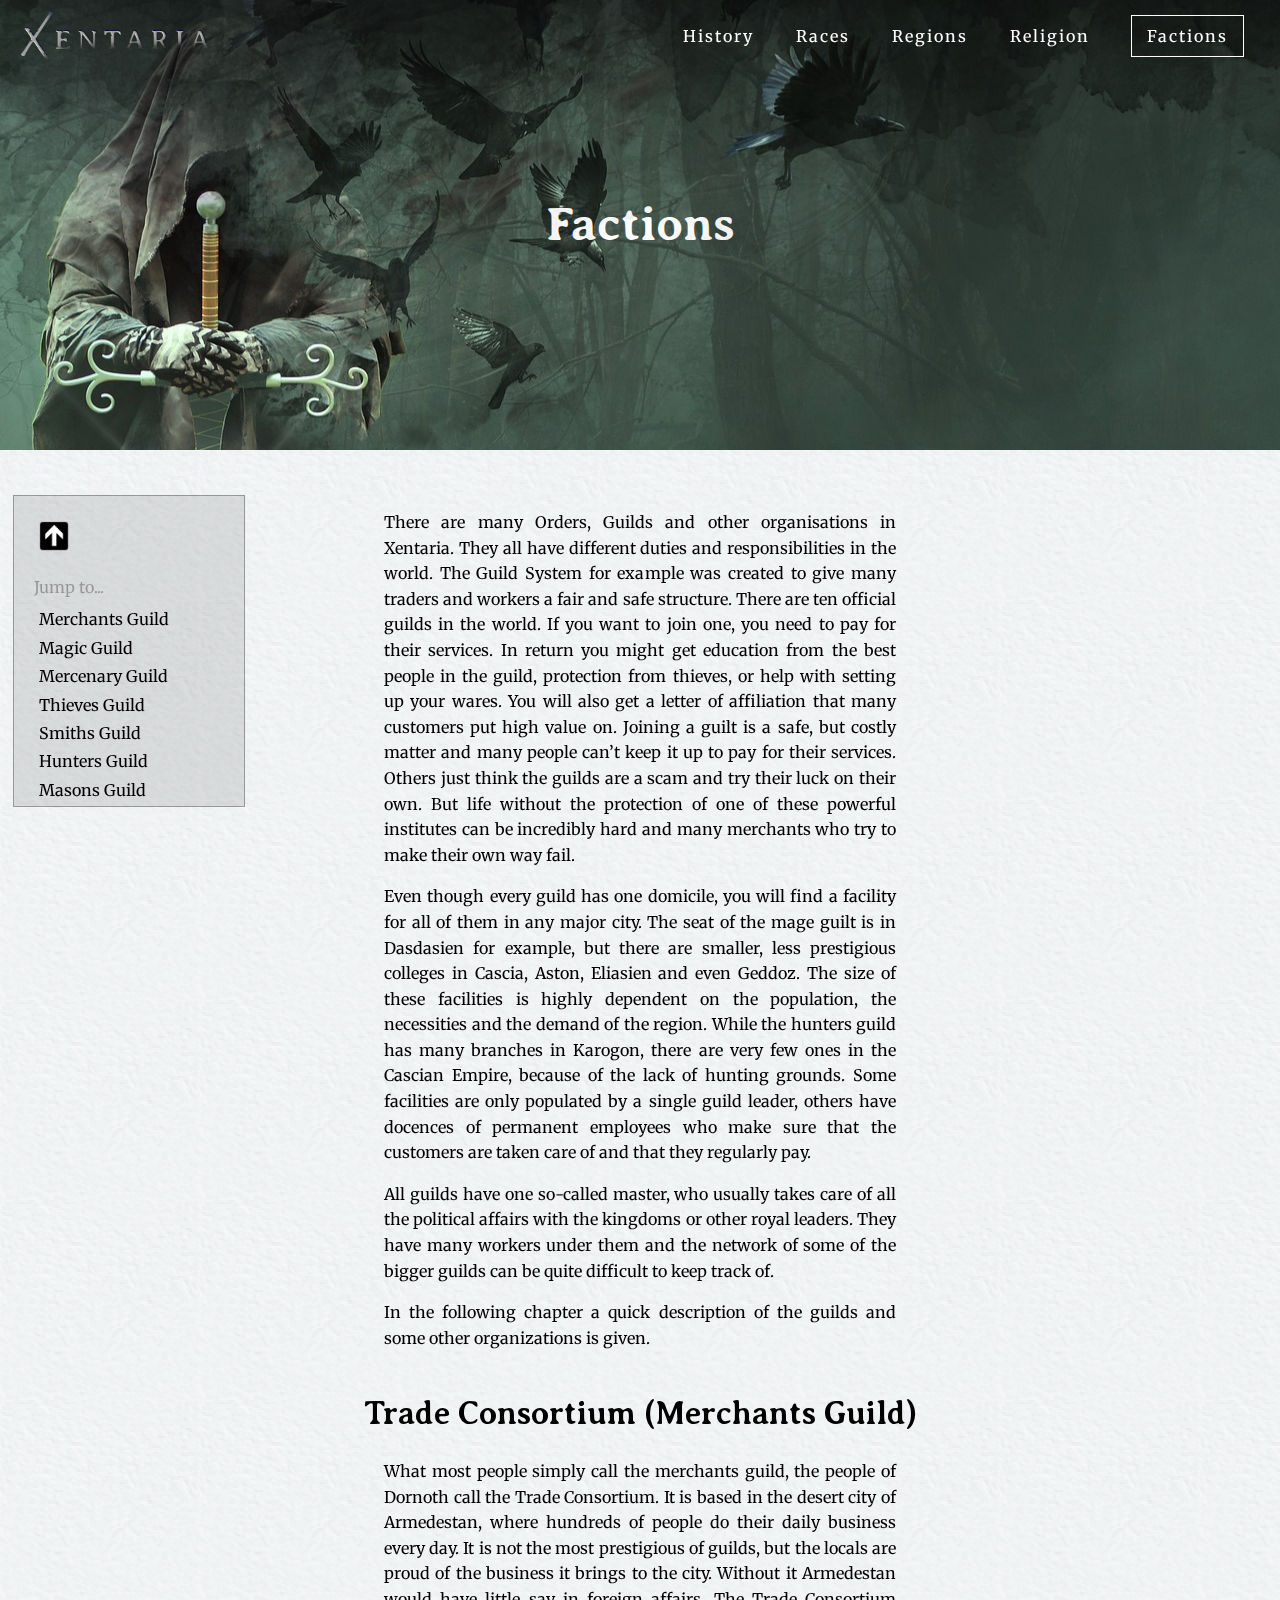
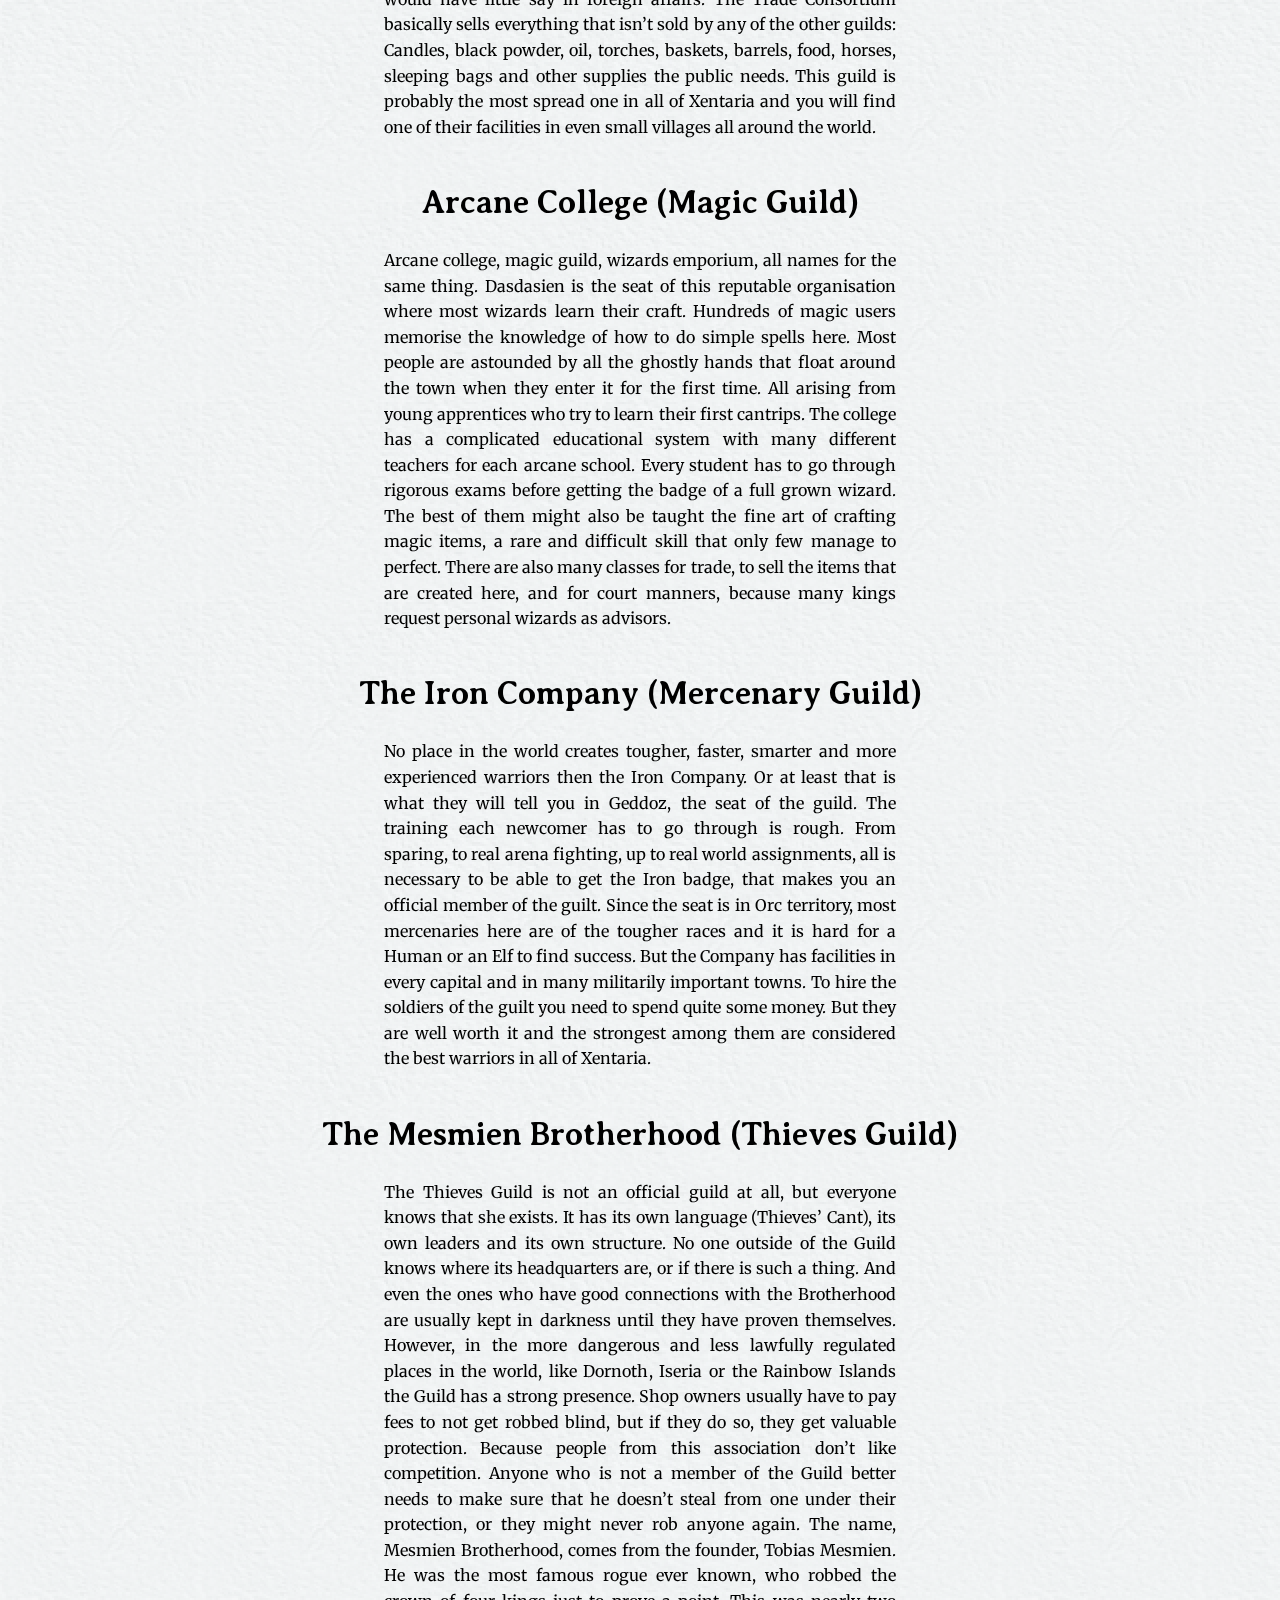
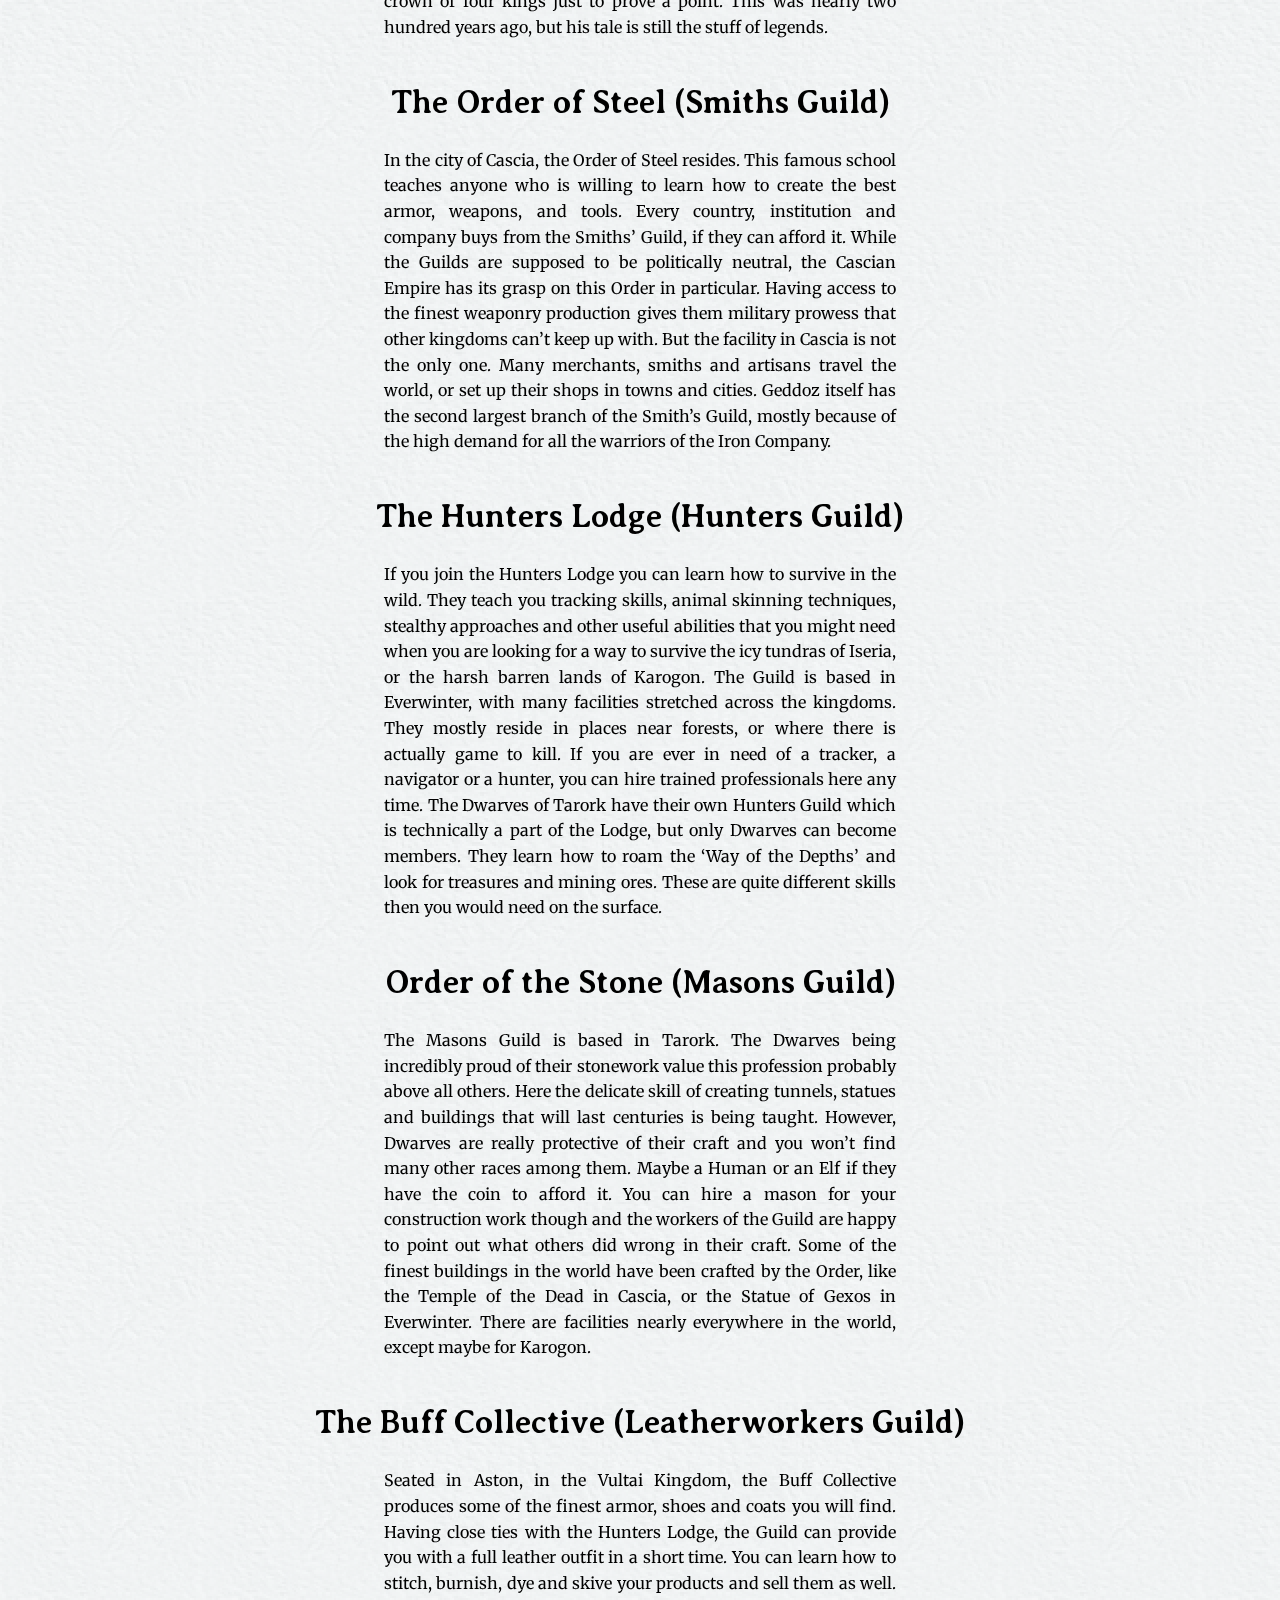
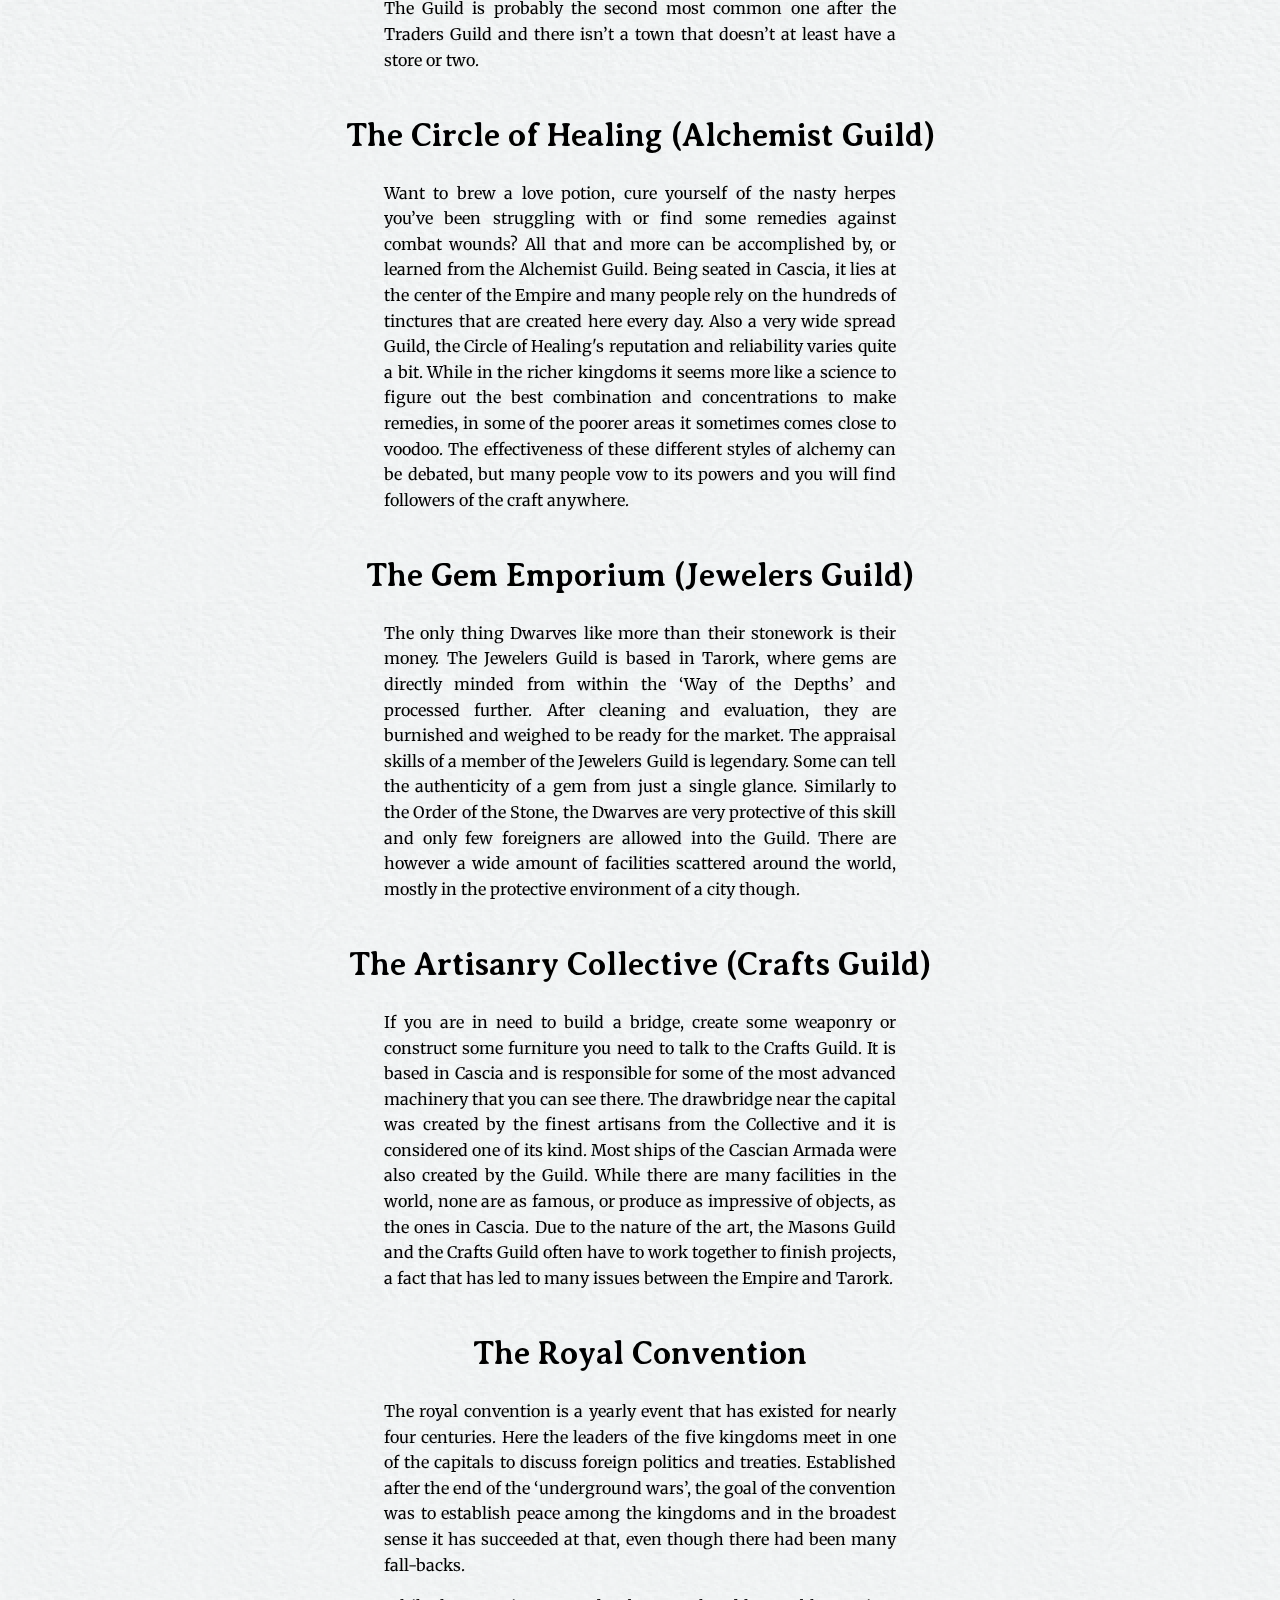
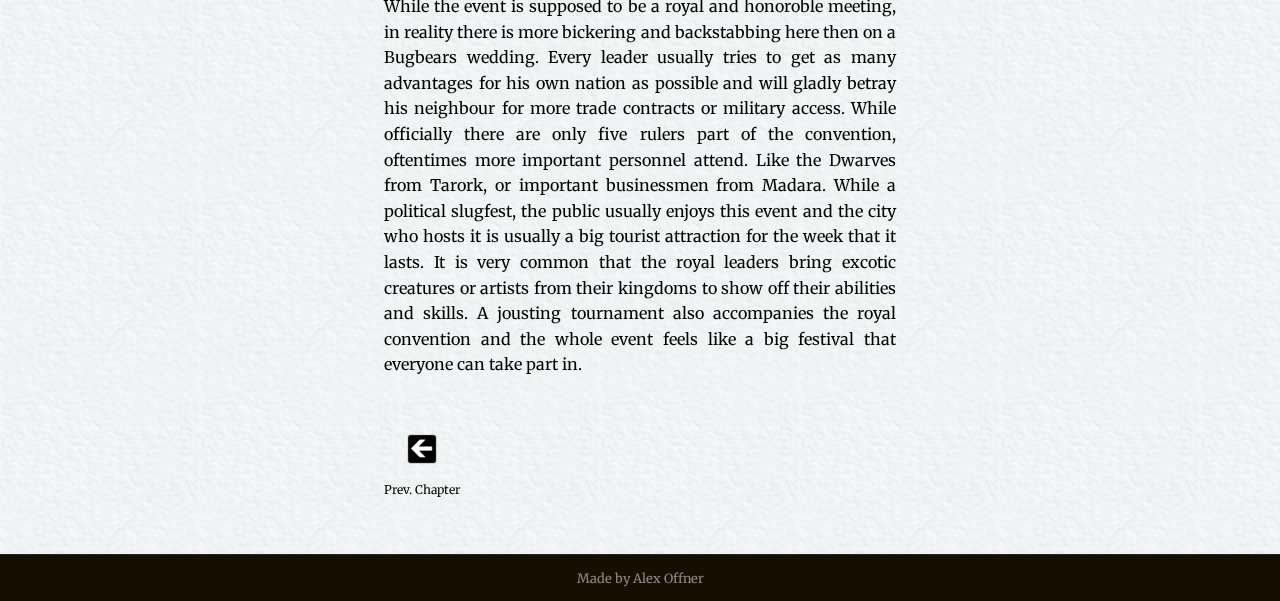
<file: factions.html>
<!DOCTYPE html>
<html lang="en">

<head>
    <meta charset="utf-8">
    <meta name="viewport" content="width=device-width, initial-scale=1">

    <title>Xentaria - Factions</title>
    <link rel="shortcut icon" href="./img/xentaria-fav.png">
    <link rel="stylesheet" type="text/css" href="css/normalize.css">
    <link rel="stylesheet" type="text/css" href="css/section-prefix.css">
    <link rel="preconnect" href="https://fonts.googleapis.com">
    <link rel="preconnect" href="https://fonts.gstatic.com" crossorigin>
    <link
        href="https://fonts.googleapis.com/css2?family=Averia+Serif+Libre:ital,wght@0,300;0,400;0,700;1,300;1,400;1,700&family=Merriweather:ital,wght@0,300;0,400;0,700;0,900;1,300;1,400;1,700;1,900&display=swap"
        rel="stylesheet">
</head>

<body>
    <nav>
        <div class="logo">
            <a href="main.html"><img src="img/xentaria-name.png" class="logo-img"></a>
        </div>
        <ul class="nav-links">
            <!-- <li><a href="main.html">Home</a></li> -->
            <li><a href="timeline.html">History</a></li>
            <li><a href="races.html">Races</a></li>
            <li><a href="region.html">Regions</a></li>
            <li><a href="religion.html">Religion</a></li>
            <li class="active-link"><a href="factions.html">Factions</a></li>
        </ul>
        <div class="burger">
            <div class="line1"></div>
            <div class="line2"></div>
            <div class="line3"></div>
        </div>
    </nav>
    <div class="side-navbar">
        <a href="#factions-img" id="side-navbar-h"><img class="arrow" src="img/arrow.png"></a>
        <p>Jump to...</p>
        <a href="#merchants-guild">Merchants Guild</a>
        <a href="#magic-guild">Magic Guild</a>
        <a href="#mercenary-guild">Mercenary Guild</a>
        <a href="#thieves-guild">Thieves Guild</a>
        <a href="#smiths-guild">Smiths Guild</a>
        <a href="#hunters-guild">Hunters Guild</a>
        <a href="#masons-guild">Masons Guild</a>
        <a href="#leatherworkers-guild">Leatherworkers Guild</a>
        <a href="#alchemist-guild">Alchemist Guild</a>
        <a href="#jewelers-guild">Jewelers Guild</a>
        <a href="#crafts-guild">Crafts Guild</a>
        <a href="#royal-convention">The Royal Convention</a>
    </div>
    <div class="overlay">
        <img src="img/nav-bg-dark.png">
    </div>
    <div class="main-content">
        <div class="info-header" id="factions-img">
            <h1>Factions</h1>
        </div>
        <div class="listings-element">
            <p>
                There are many Orders, Guilds and other organisations in Xentaria. They all have different duties and
                responsibilities in the world. The Guild System for example was created to give many traders and workers
                a fair and safe structure. There are ten official guilds in the world. If you want to join one, you need
                to pay for their services. In return you might get education from the best people in the guild,
                protection from thieves, or help with setting up your wares. You will also get a letter of affiliation
                that many customers put high value on. Joining a guilt is a safe, but costly matter and many people
                can’t keep it up to pay for their services. Others just think the guilds are a scam and try their luck
                on their own. But life without the protection of one of these powerful institutes can be incredibly hard
                and many merchants who try to make their own way fail.
            </p>
            <p>
                Even though every guild has one domicile, you will find a facility for all of them in any major city.
                The seat of the mage guilt is in Dasdasien for example, but there are smaller, less prestigious colleges
                in Cascia, Aston, Eliasien and even Geddoz. The size of these facilities is highly dependent on the
                population, the necessities and the demand of the region. While the hunters guild has many branches in
                Karogon, there are very few ones in the Cascian Empire, because of the lack of hunting grounds. Some
                facilities are only populated by a single guild leader, others have docences of permanent employees who
                make sure that the customers are taken care of and that they regularly pay.
            </p>
            <p>
                All guilds have one so-called master, who usually takes care of all the political affairs with the
                kingdoms or other royal leaders. They have many workers under them and the network of some of the bigger
                guilds can be quite difficult to keep track of.
            </p>
            <p>
                In the following chapter a quick description of the guilds and some other organizations is given.

            </p>
            <h2 id="merchants-guild">Trade Consortium (Merchants Guild)</h2>
            <p>
                What most people simply call the merchants guild, the people of Dornoth call the Trade Consortium. It is
                based in the desert city of Armedestan, where hundreds of people do their daily business every day. It
                is not the most prestigious of guilds, but the locals are proud of the business it brings to the city.
                Without it Armedestan would have little say in foreign affairs. The Trade Consortium basically sells
                everything that isn’t sold by any of the other guilds: Candles, black powder, oil, torches, baskets,
                barrels, food, horses, sleeping bags and other supplies the public needs. This guild is probably the
                most spread one in all of Xentaria and you will find one of their facilities in even small villages all
                around the world.

            </p>
            <h2 id="magic-guild">Arcane College (Magic Guild)</h2>
            <p>
                Arcane college, magic guild, wizards emporium, all names for the same thing. Dasdasien is the seat of
                this reputable organisation where most wizards learn their craft. Hundreds of magic users memorise the
                knowledge of how to do simple spells here. Most people are astounded by all the ghostly hands that float
                around the town when they enter it for the first time. All arising from young apprentices who try to
                learn their first cantrips. The college has a complicated educational system with many different
                teachers for each arcane school. Every student has to go through rigorous exams before getting the badge
                of a full grown wizard. The best of them might also be taught the fine art of crafting magic items, a
                rare and difficult skill that only few manage to perfect. There are also many classes for trade, to sell
                the items that are created here, and for court manners, because many kings request personal wizards as
                advisors.
            </p>
            <h2 id="mercenary-guild">The Iron Company (Mercenary Guild)</h2>
            <p>
                No place in the world creates tougher, faster, smarter and more experienced warriors then the Iron
                Company. Or at least that is what they will tell you in Geddoz, the seat of the guild. The training each
                newcomer has to go through is rough. From sparing, to real arena fighting, up to real world assignments,
                all is necessary to be able to get the Iron badge, that makes you an official member of the guilt. Since
                the seat is in Orc territory, most mercenaries here are of the tougher races and it is hard for a Human
                or an Elf to find success. But the Company has facilities in every capital and in many militarily
                important towns. To hire the soldiers of the guilt you need to spend quite some money. But they are well
                worth it and the strongest among them are considered the best warriors in all of Xentaria.
            </p>
            <h2 id="thieves-guild">The Mesmien Brotherhood (Thieves Guild)</h2>
            <p>
                The Thieves Guild is not an official guild at all, but everyone knows that she exists. It has its own
                language (Thieves’ Cant), its own leaders and its own structure. No one outside of the Guild knows where
                its headquarters are, or if there is such a thing. And even the ones who have good connections with the
                Brotherhood are usually kept in darkness until they have proven themselves. However, in the more
                dangerous and less lawfully regulated places in the world, like Dornoth, Iseria or the Rainbow Islands
                the Guild has a strong presence. Shop owners usually have to pay fees to not get robbed blind, but if
                they do so, they get valuable protection. Because people from this association don’t like competition.
                Anyone who is not a member of the Guild better needs to make sure that he doesn’t steal from one under
                their protection, or they might never rob anyone again. The name, Mesmien Brotherhood, comes from the
                founder, Tobias Mesmien. He was the most famous rogue ever known, who robbed the crown of four kings
                just to prove a point. This was nearly two hundred years ago, but his tale is still the stuff of
                legends.

            </p>
            <h2 id="smiths-guild">The Order of Steel (Smiths Guild)</h2>
            <p>
                In the city of Cascia, the Order of Steel resides. This famous school teaches anyone who is willing to
                learn how to create the best armor, weapons, and tools. Every country, institution and company buys from
                the Smiths’ Guild, if they can afford it. While the Guilds are supposed to be politically neutral, the
                Cascian Empire has its grasp on this Order in particular. Having access to the finest weaponry
                production gives them military prowess that other kingdoms can’t keep up with. But the facility in
                Cascia is not the only one. Many merchants, smiths and artisans travel the world, or set up their shops
                in towns and cities. Geddoz itself has the second largest branch of the Smith’s Guild, mostly because of
                the high demand for all the warriors of the Iron Company.
            </p>
            <h2 id="hunters-guild">The Hunters Lodge (Hunters Guild)</h2>
            <p>
                If you join the Hunters Lodge you can learn how to survive in the wild. They teach you tracking skills,
                animal skinning techniques, stealthy approaches and other useful abilities that you might need when you
                are looking for a way to survive the icy tundras of Iseria, or the harsh barren lands of Karogon. The
                Guild is based in Everwinter, with many facilities stretched across the kingdoms. They mostly reside in
                places near forests, or where there is actually game to kill. If you are ever in need of a tracker, a
                navigator or a hunter, you can hire trained professionals here any time. The Dwarves of Tarork have
                their own Hunters Guild which is technically a part of the Lodge, but only Dwarves can become members.
                They learn how to roam the ‘Way of the Depths’ and look for treasures and mining ores. These are quite
                different skills then you would need on the surface.

            </p>
            <h2 id="masons-guild">Order of the Stone (Masons Guild)</h2>
            <p>
                The Masons Guild is based in Tarork. The Dwarves being incredibly proud of their stonework value this
                profession probably above all others. Here the delicate skill of creating tunnels, statues and buildings
                that will last centuries is being taught. However, Dwarves are really protective of their craft and you
                won’t find many other races among them. Maybe a Human or an Elf if they have the coin to afford it. You
                can hire a mason for your construction work though and the workers of the Guild are happy to point out
                what others did wrong in their craft. Some of the finest buildings in the world have been crafted by the
                Order, like the Temple of the Dead in Cascia, or the Statue of Gexos in Everwinter. There are facilities
                nearly everywhere in the world, except maybe for Karogon.
            </p>
            <h2 id="leatherworkers-guild">The Buff Collective (Leatherworkers Guild)</h2>
            <p>
                Seated in Aston, in the Vultai Kingdom, the Buff Collective produces some of the finest armor, shoes and
                coats you will find. Having close ties with the Hunters Lodge, the Guild can provide you with a full
                leather outfit in a short time. You can learn how to stitch, burnish, dye and skive your products and
                sell them as well. The Guild is probably the second most common one after the Traders Guild and there
                isn’t a town that doesn’t at least have a store or two.

            </p>
            <h2 id="alchemist-guild">The Circle of Healing (Alchemist Guild)</h2>
            <p>
                Want to brew a love potion, cure yourself of the nasty herpes you’ve been struggling with or find some
                remedies against combat wounds? All that and more can be accomplished by, or learned from the Alchemist
                Guild. Being seated in Cascia, it lies at the center of the Empire and many people rely on the hundreds
                of tinctures that are created here every day. Also a very wide spread Guild, the Circle of Healing's
                reputation and reliability varies quite a bit. While in the richer kingdoms it seems more like a science
                to figure out the best combination and concentrations to make remedies, in some of the poorer areas it
                sometimes comes close to voodoo. The effectiveness of these different styles of alchemy can be debated,
                but many people vow to its powers and you will find followers of the craft anywhere.
            </p>
            <h2 id="jewelers-guild">The Gem Emporium (Jewelers Guild)</h2>
            <p>
                The only thing Dwarves like more than their stonework is their money. The Jewelers Guild is based in
                Tarork, where gems are directly minded from within the ‘Way of the Depths’ and processed further. After
                cleaning and evaluation, they are burnished and weighed to be ready for the market. The appraisal skills
                of a member of the Jewelers Guild is legendary. Some can tell the authenticity of a gem from just a
                single glance. Similarly to the Order of the Stone, the Dwarves are very protective of this skill and
                only few foreigners are allowed into the Guild. There are however a wide amount of facilities scattered
                around the world, mostly in the protective environment of a city though.
            </p>
            <h2 id="crafts-guild">The Artisanry Collective (Crafts Guild)</h2>
            <p>
                If you are in need to build a bridge, create some weaponry or construct some furniture you need to talk
                to the Crafts Guild. It is based in Cascia and is responsible for some of the most advanced machinery
                that you can see there. The drawbridge near the capital was created by the finest artisans from the
                Collective and it is considered one of its kind. Most ships of the Cascian Armada were also created by
                the Guild. While there are many facilities in the world, none are as famous, or produce as impressive of
                objects, as the ones in Cascia. Due to the nature of the art, the Masons Guild and the Crafts Guild
                often have to work together to finish projects, a fact that has led to many issues between the Empire
                and Tarork.
            </p>
            <h2 id="royal-convention">The Royal Convention</h2>
            <p>
                The royal convention is a yearly event that has existed for nearly four centuries. Here the leaders of
                the five kingdoms meet in one of the capitals to discuss foreign politics and treaties. Established
                after the end of the ‘underground wars’, the goal of the convention was to establish peace among the
                kingdoms and in the broadest sense it has succeeded at that, even though there had been many
                fall-backs.
            </p>
            <p>
                While the event is supposed to be a royal and honoroble meeting, in reality there is more
                bickering and
                backstabbing here then on a Bugbears wedding. Every leader usually tries to get as many advantages for
                his own nation as possible and will gladly betray his neighbour for more trade contracts or military
                access. While officially there are only five rulers part of the convention, oftentimes more important
                personnel attend. Like the Dwarves from Tarork, or important businessmen from Madara. While a political
                slugfest, the public usually enjoys this event and the city who hosts it is usually a big tourist
                attraction for the week that it lasts. It is very common that the royal leaders bring excotic creatures
                or artists from their kingdoms to show off their abilities and skills. A jousting tournament also
                accompanies the royal convention and the whole event feels like a big festival that everyone can take
                part in.
            </p>
        </div>
        <div class="chapter-arrows">
            <div class="left-arrow">
                <a href="religion.html" id="side-navbar-h"><img class="arrow" src="img/arrow-l.png"></a>
                <p>Prev. Chapter</p>
            </div>
        </div>
        <footer>
            <p>Made by Alex Offner</p>
        </footer>
    </div>
    <script src="js/script.js"></script>
</body>

</html>
</file>
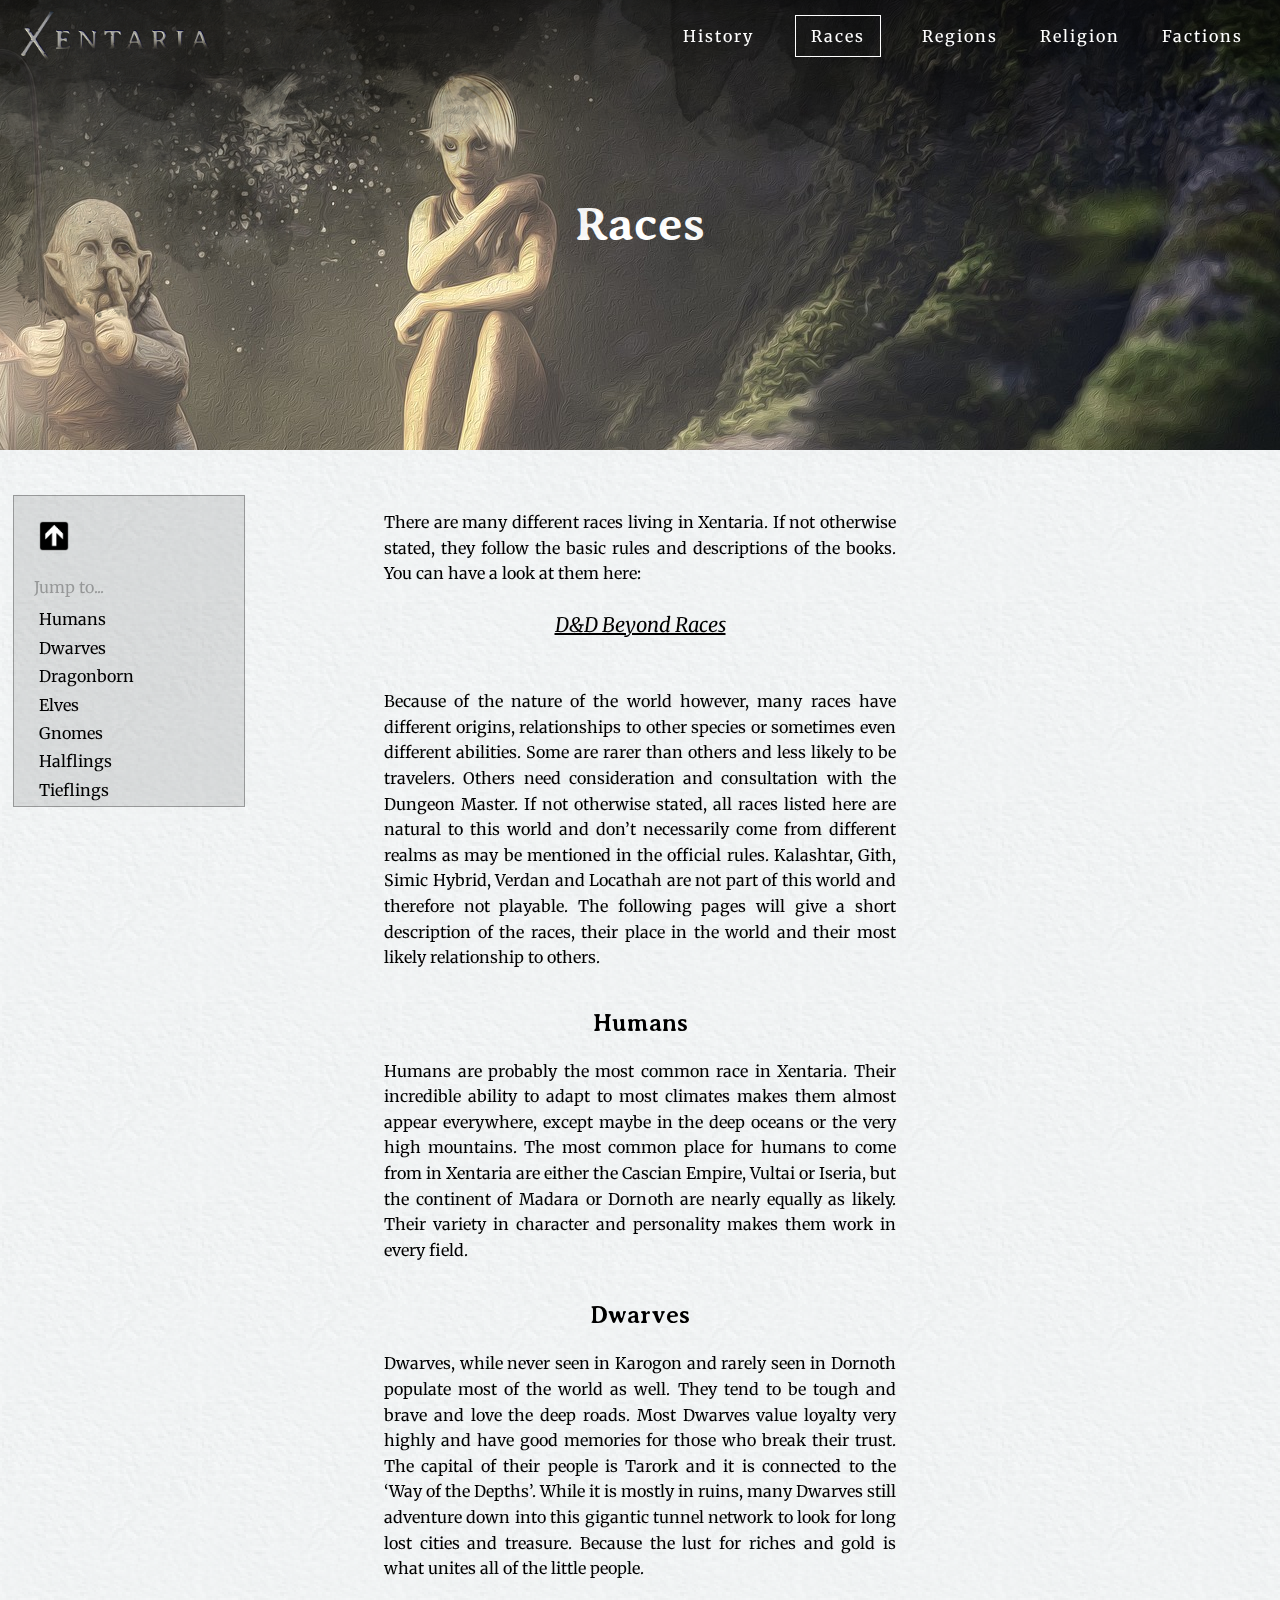
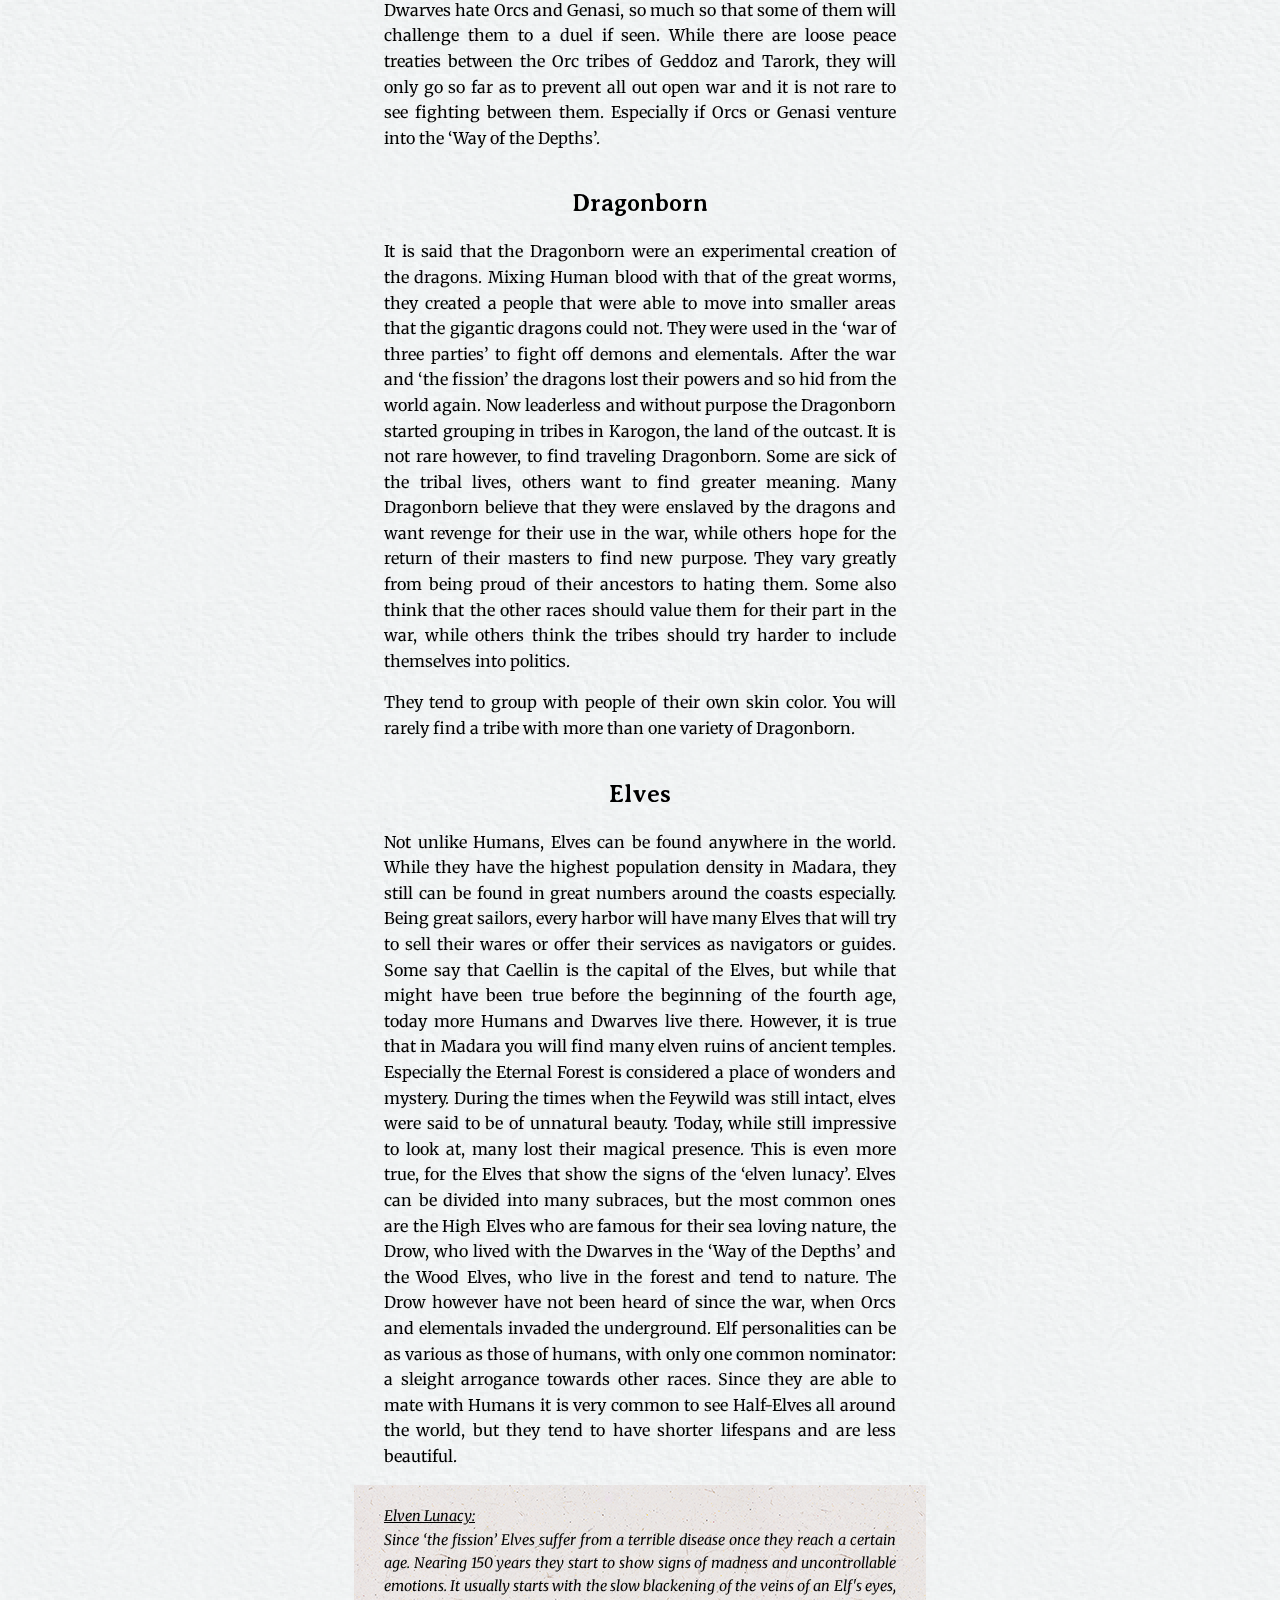
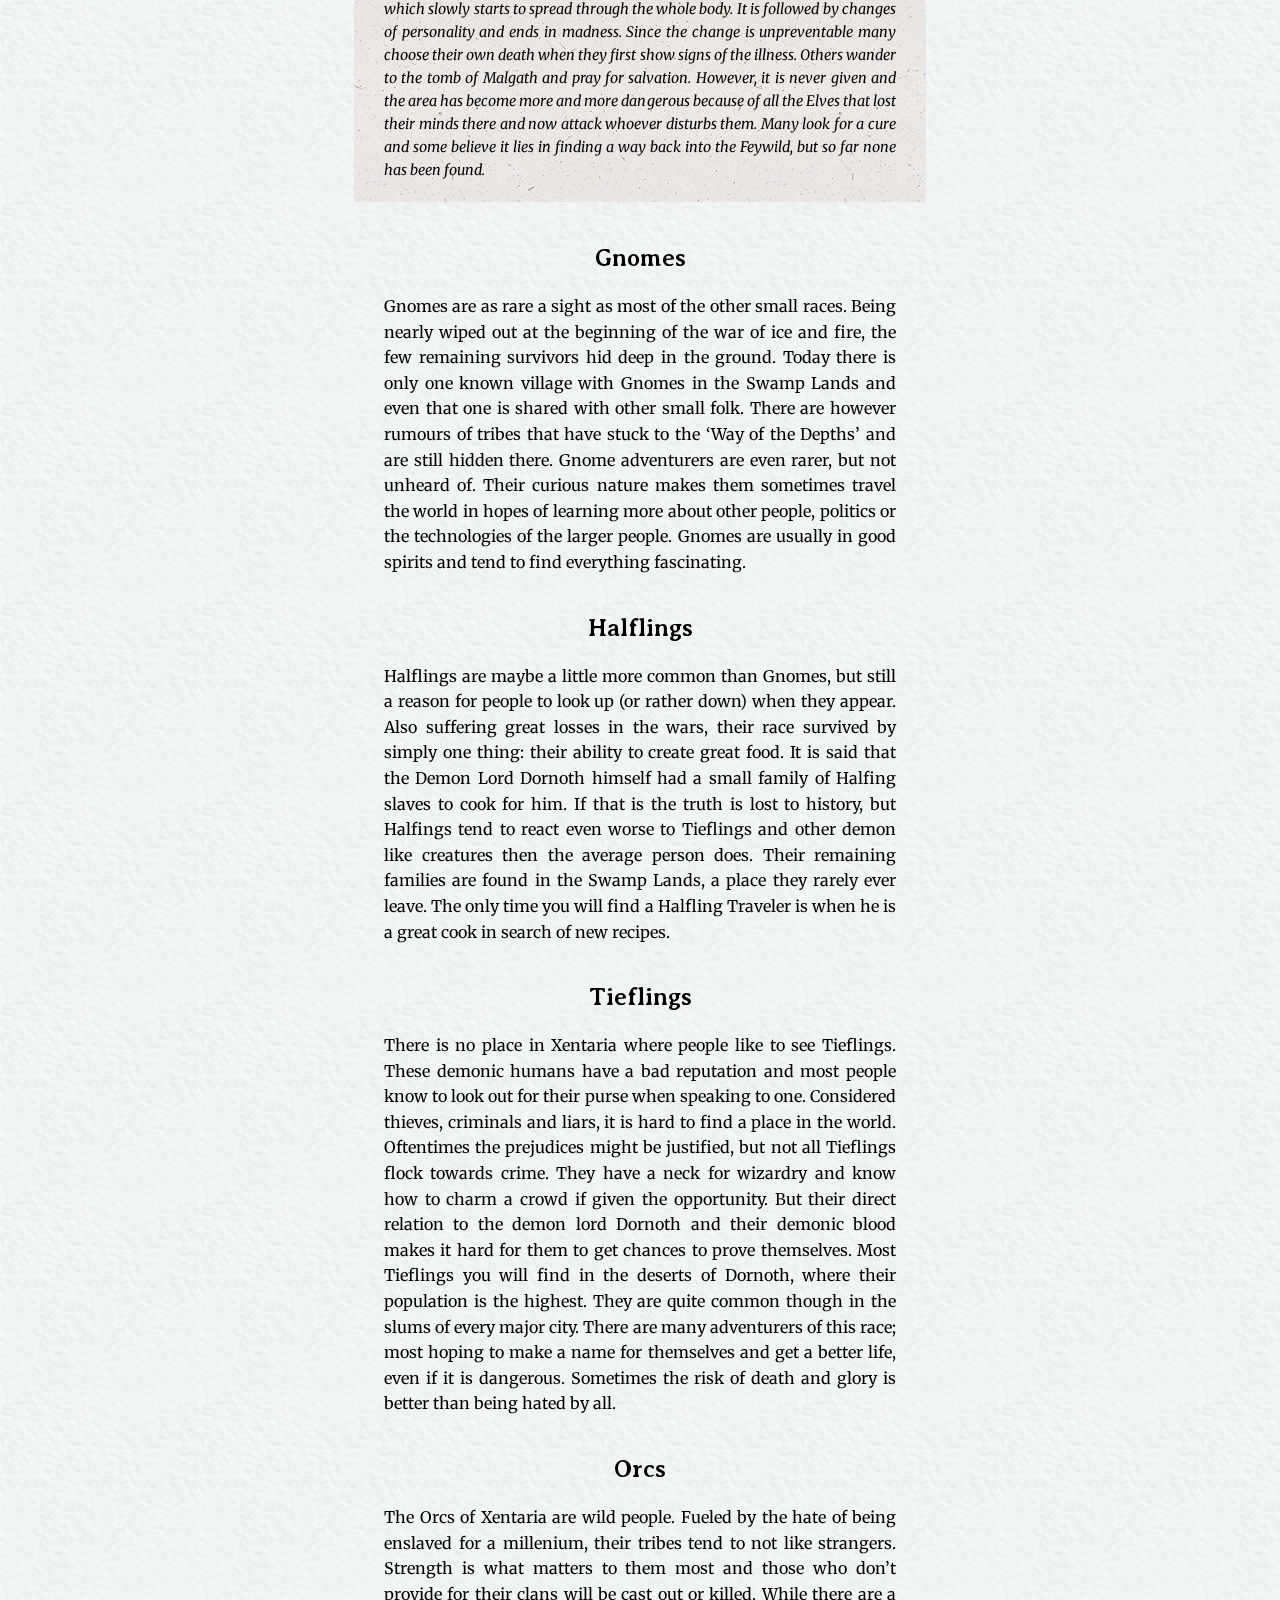
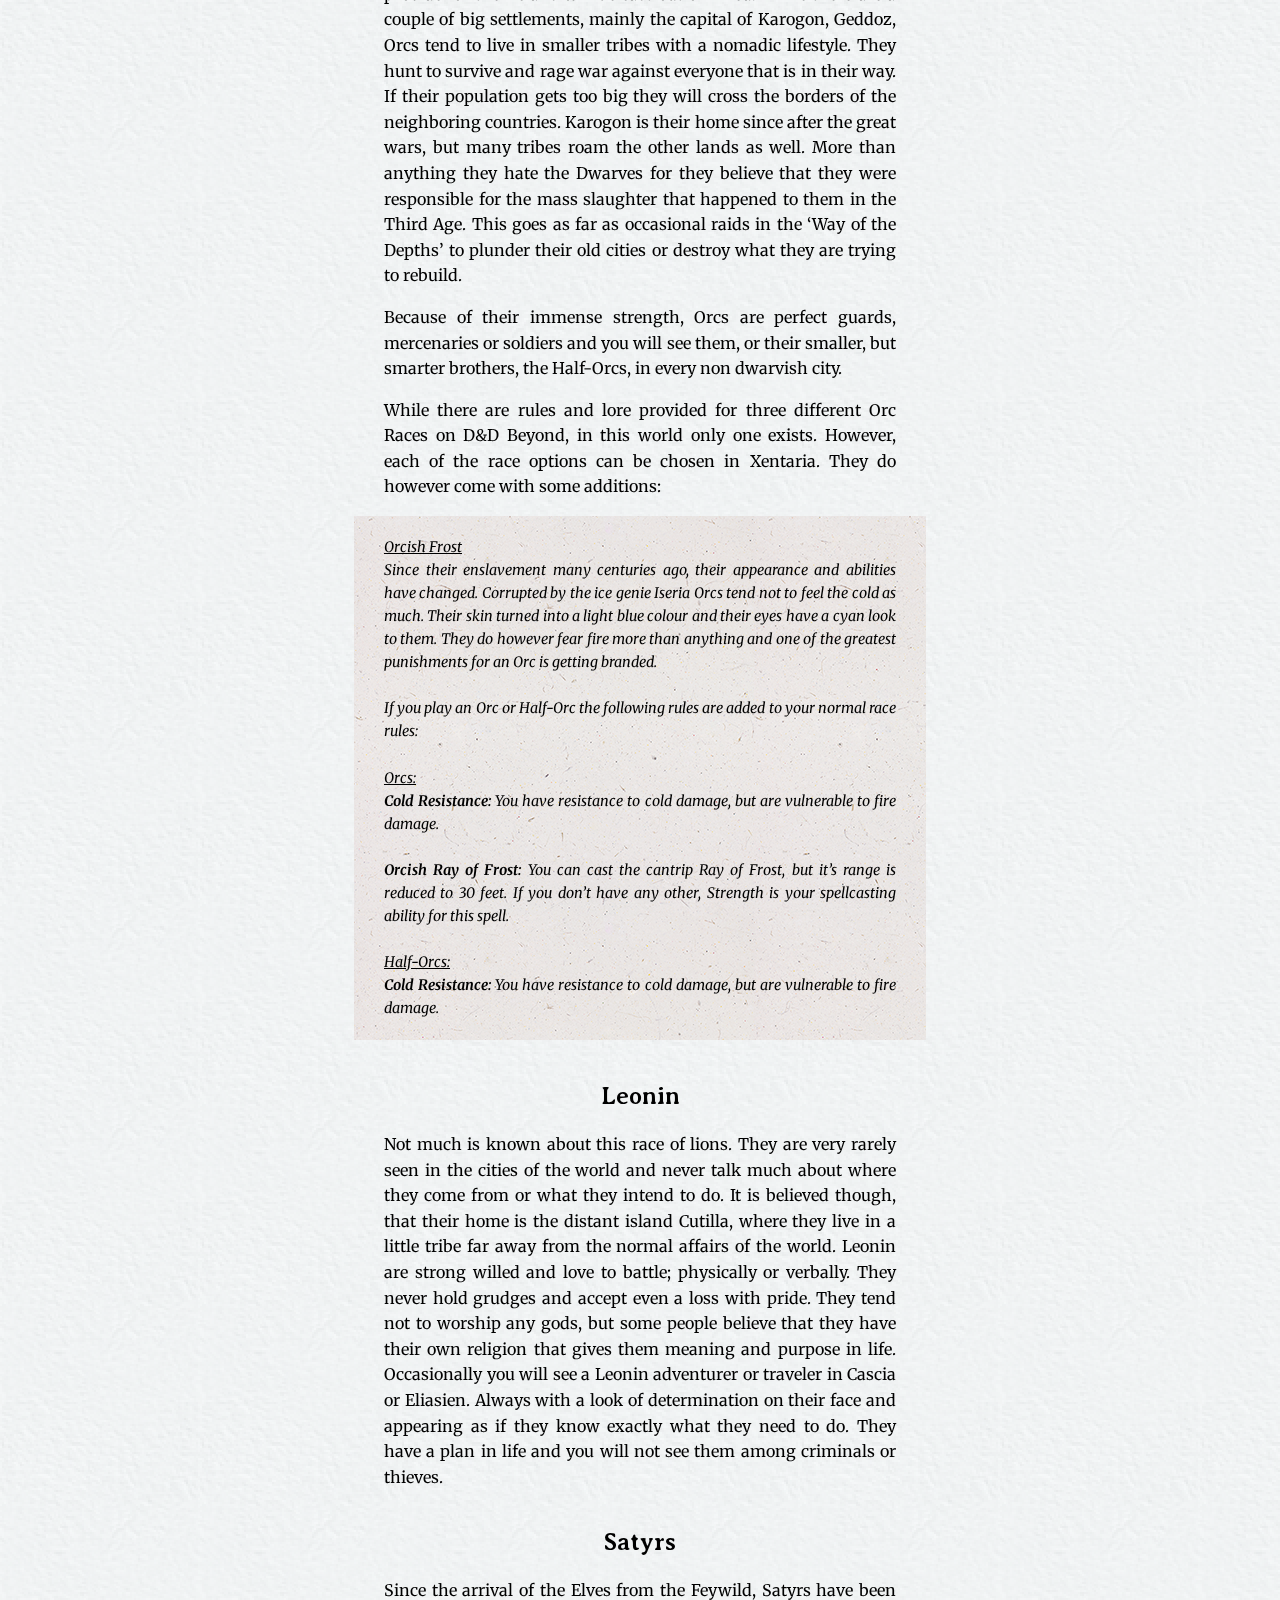
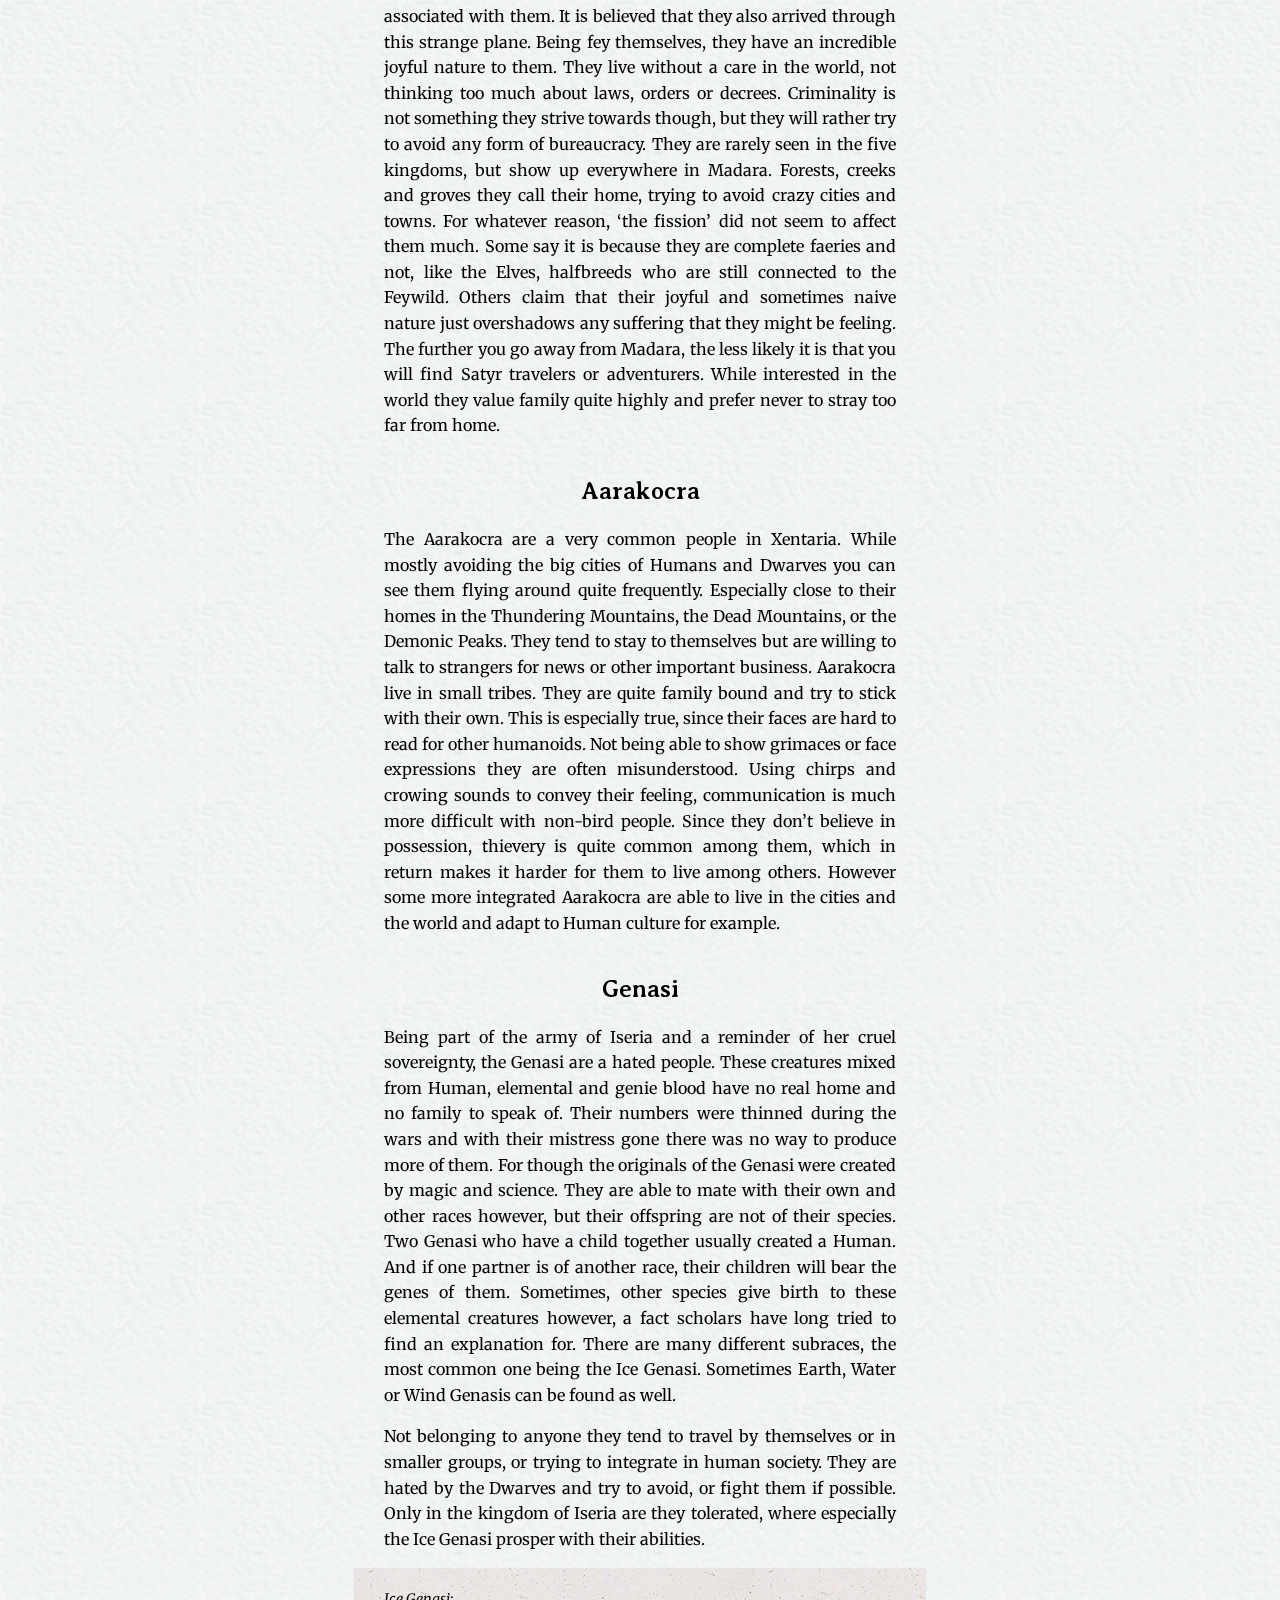
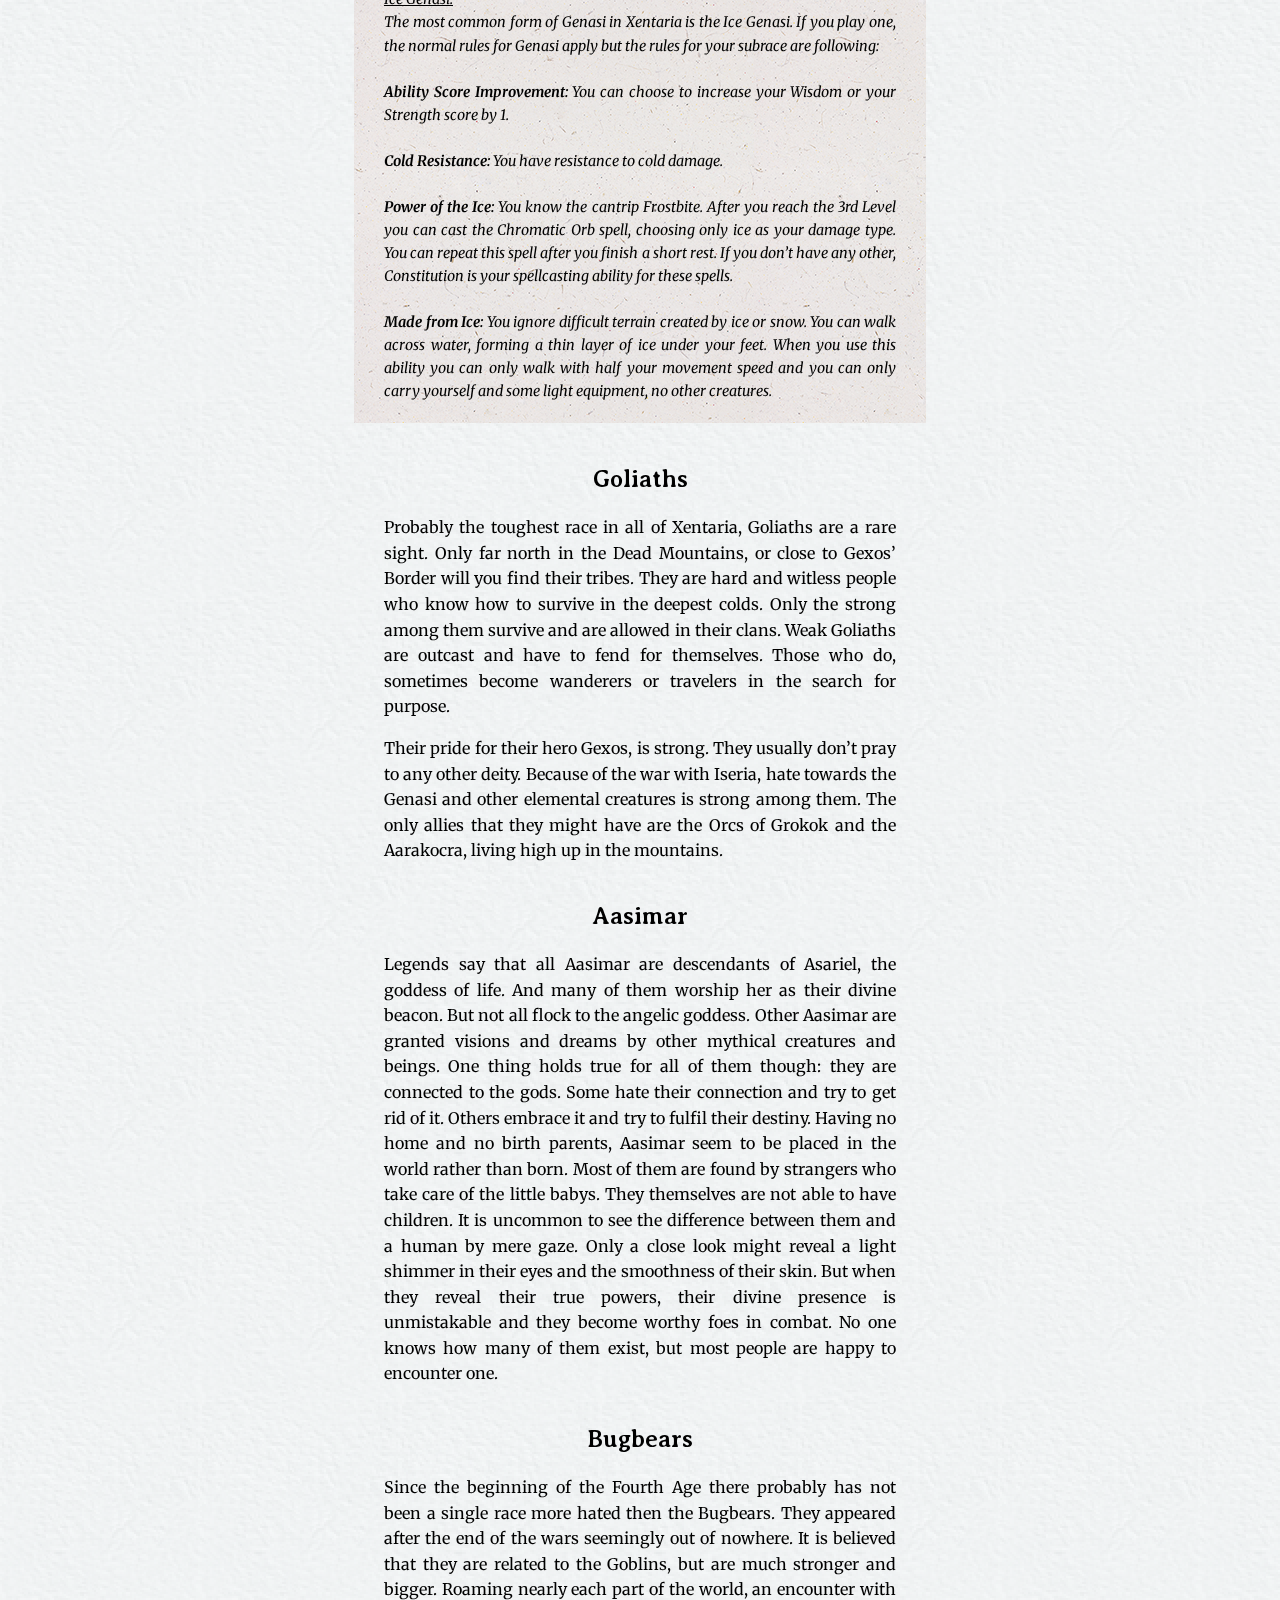
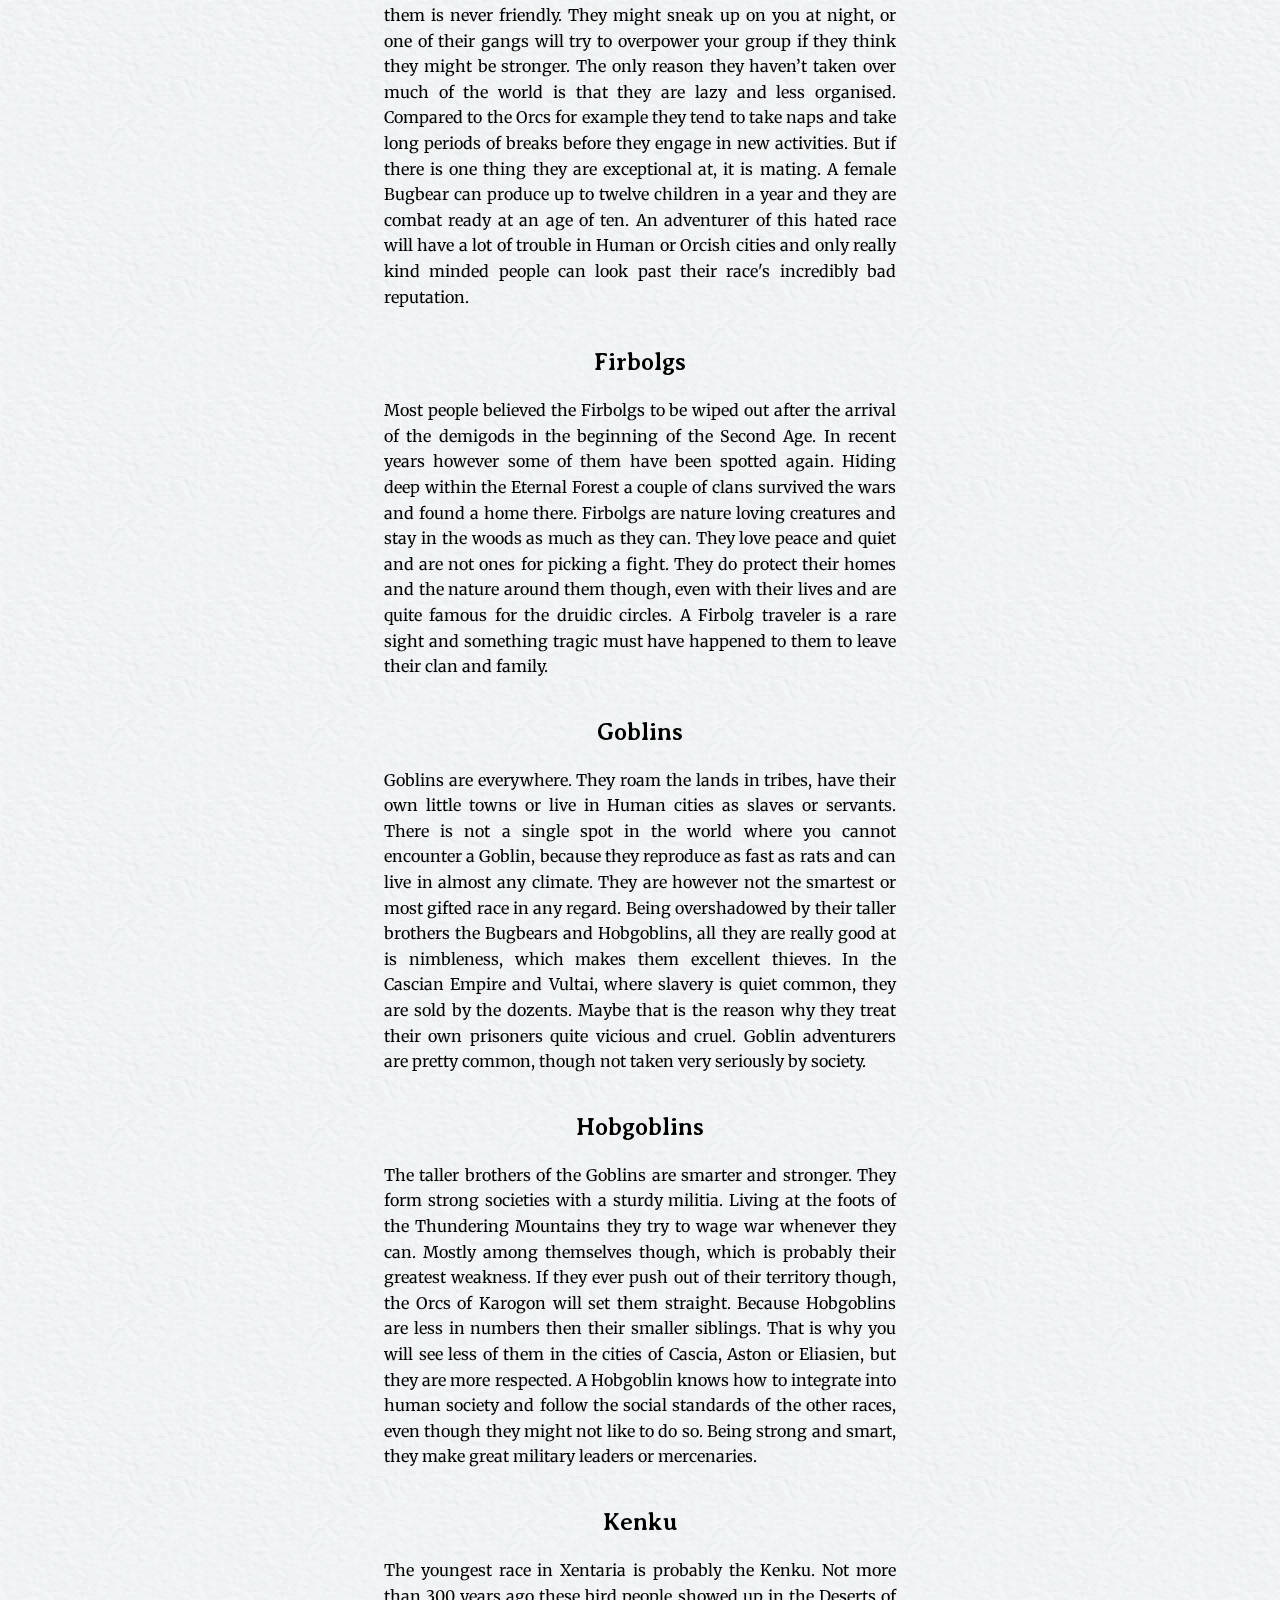
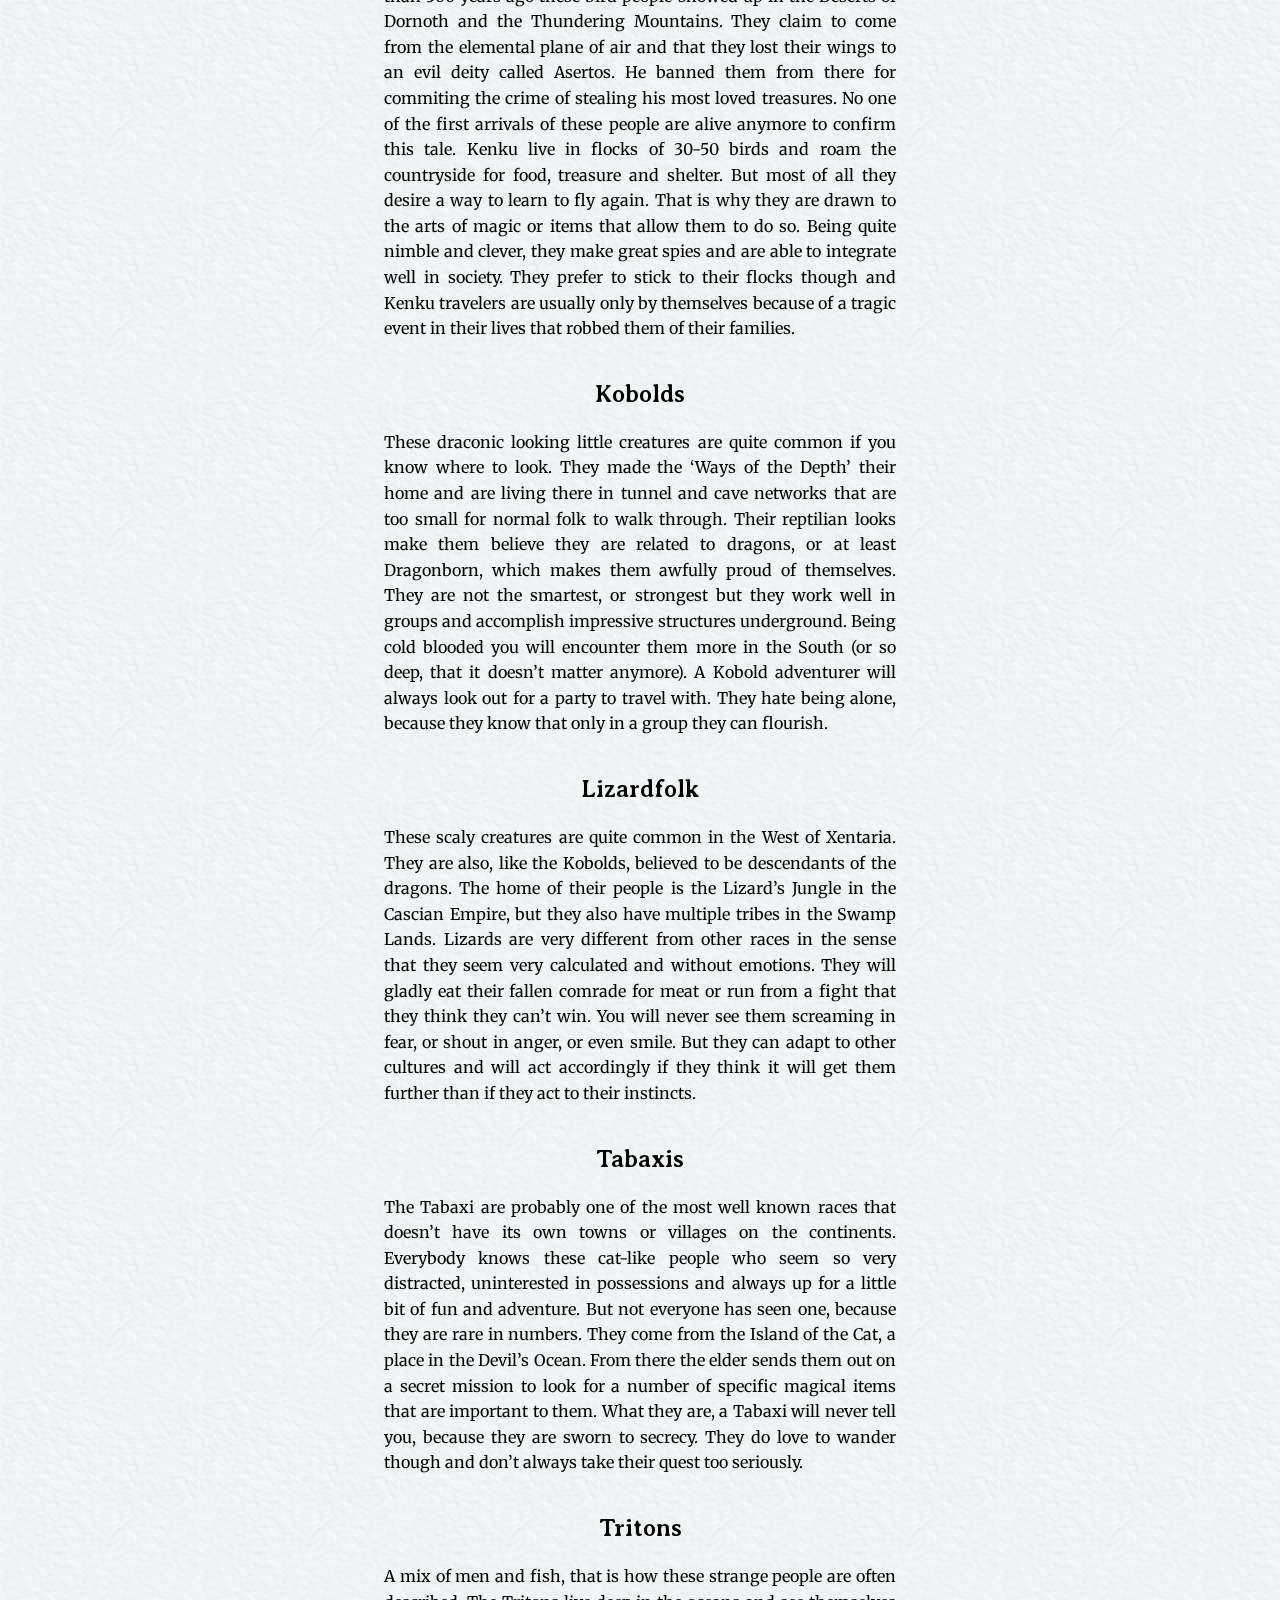
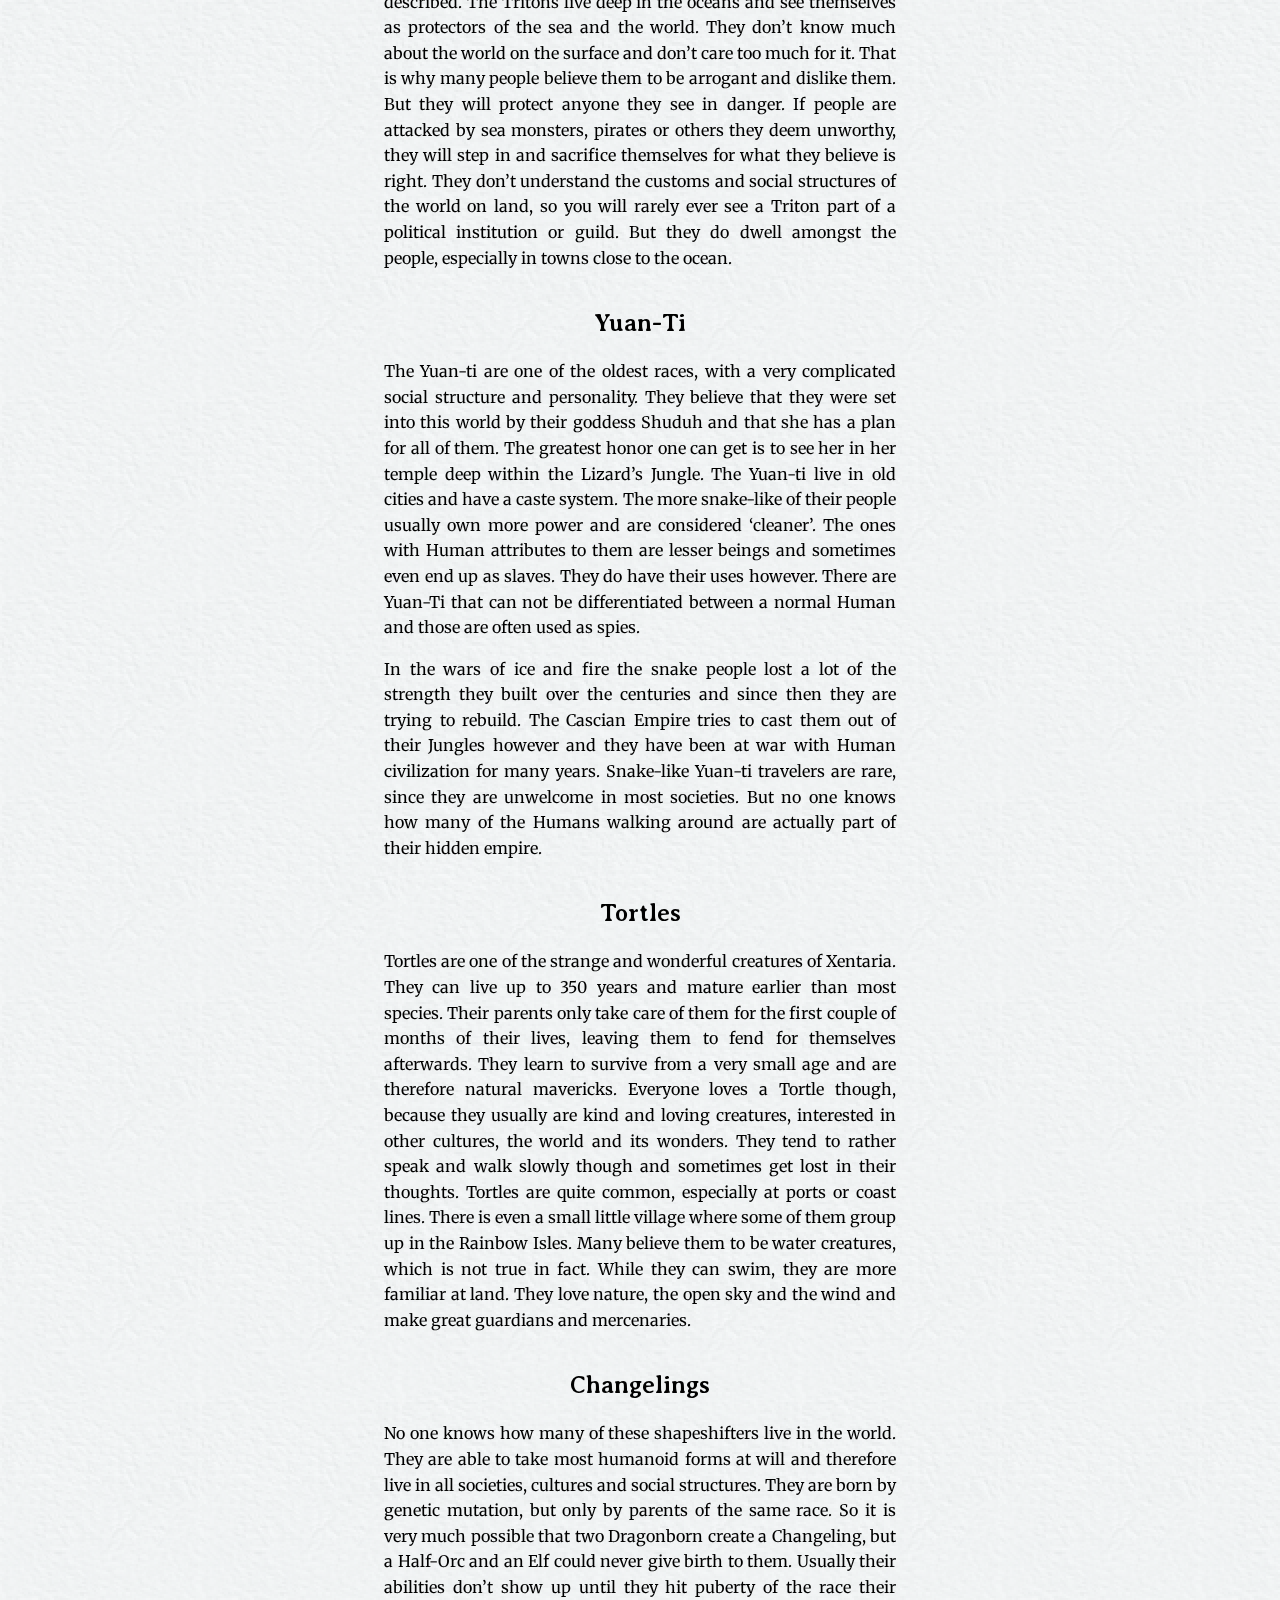
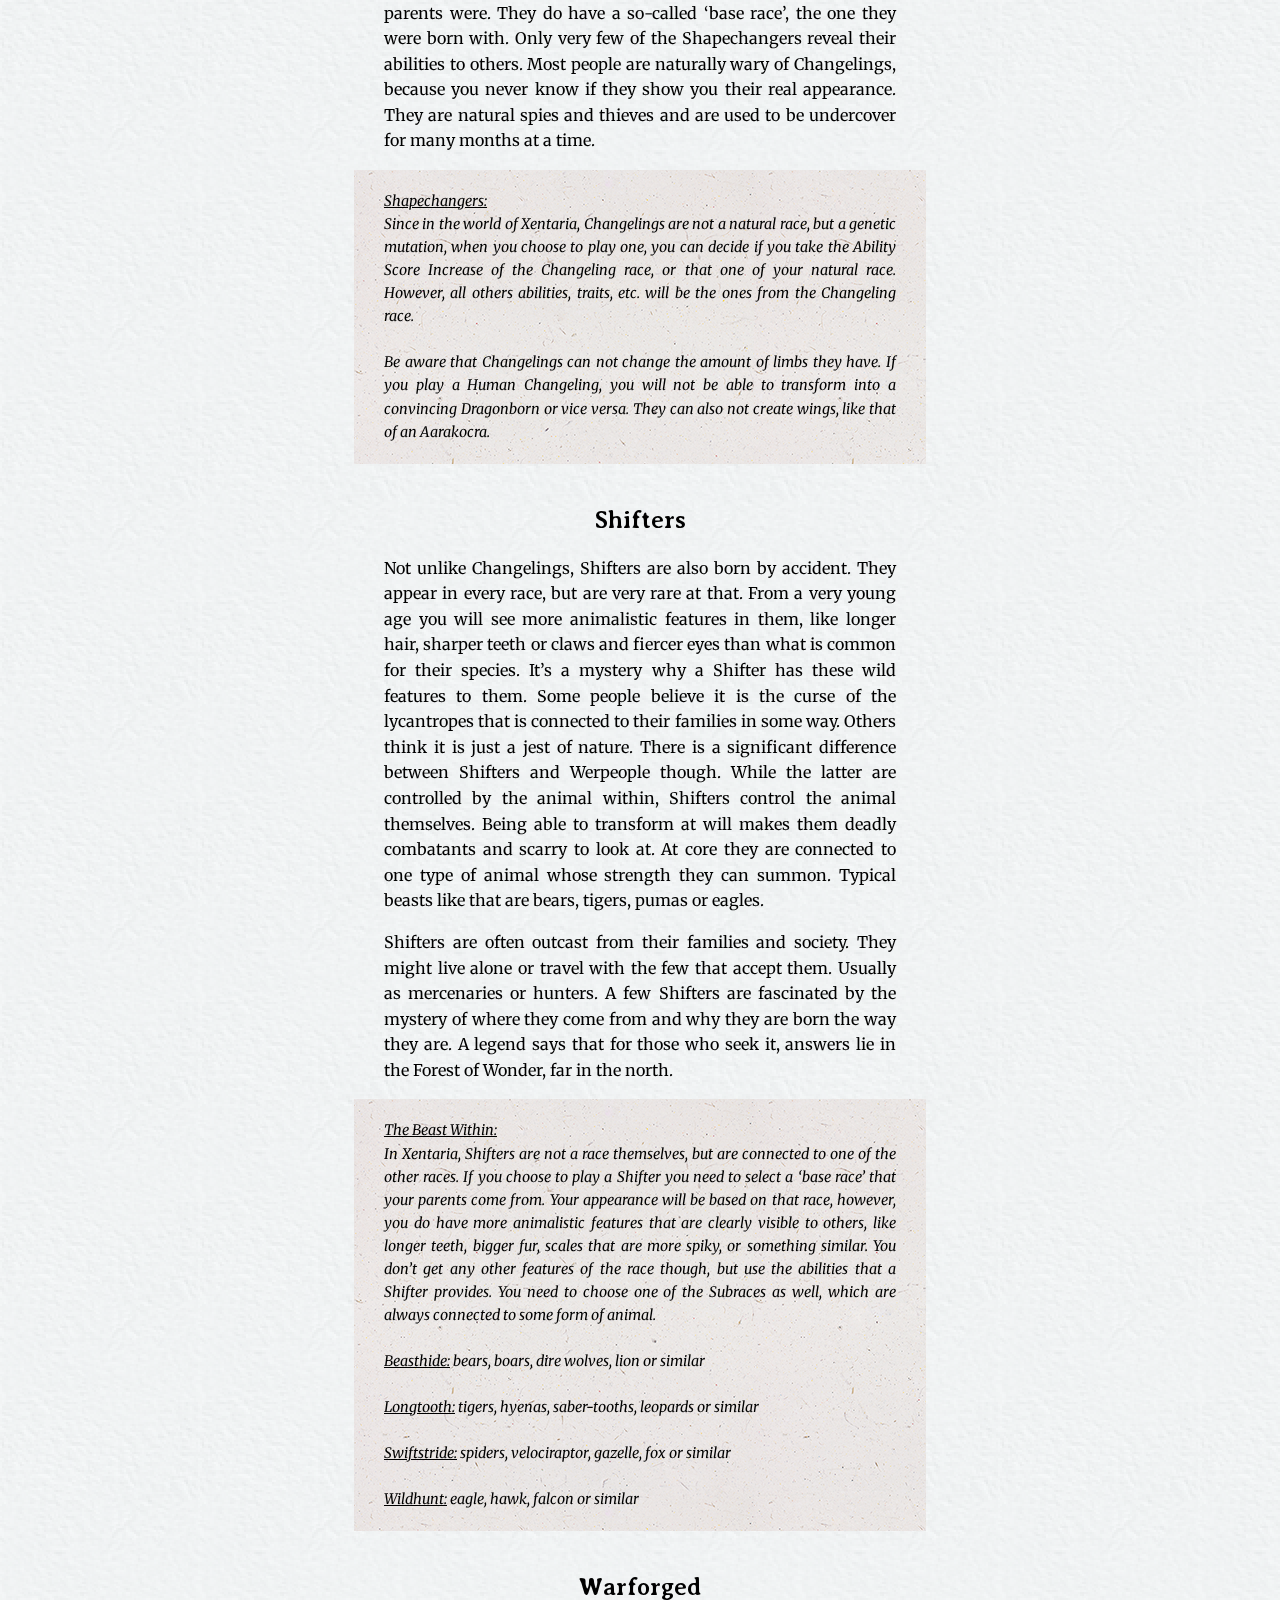
<file: races.html>
<!DOCTYPE html>
<html lang="en">

<head>
    <meta charset="utf-8">
    <meta name="viewport" content="width=device-width, initial-scale=1">

    <title>Xentaria - Races</title>
    <link rel="shortcut icon" href="./img/xentaria-fav.png">
    <link rel="stylesheet" type="text/css" href="css/normalize.css">
    <link rel="stylesheet" type="text/css" href="css/section-prefix.css">
    <link rel="preconnect" href="https://fonts.googleapis.com">
    <link rel="preconnect" href="https://fonts.gstatic.com" crossorigin>
    <link
        href="https://fonts.googleapis.com/css2?family=Averia+Serif+Libre:ital,wght@0,300;0,400;0,700;1,300;1,400;1,700&family=Merriweather:ital,wght@0,300;0,400;0,700;0,900;1,300;1,400;1,700;1,900&display=swap"
        rel="stylesheet">
</head>

<body>
    <nav>
        <div class="logo">
            <a href="main.html"><img src="img/xentaria-name.png" class="logo-img"></a>
        </div>
        <ul class="nav-links">
            <!-- <li><a href="main.html">Home</a></li> -->
            <li><a href="timeline.html">History</a></li>
            <li class="active-link"><a href="races.html">Races</a></li>
            <li><a href="region.html">Regions</a></li>
            <li><a href="religion.html">Religion</a></li>
            <li><a href="factions.html">Factions</a></li>
        </ul>
        <div class="burger">
            <div class="line1"></div>
            <div class="line2"></div>
            <div class="line3"></div>
        </div>
    </nav>
    <div class="side-navbar">
        <a href="#races-img" id="side-navbar-h"><img class="arrow" src="img/arrow.png"></a>
        <p>Jump to...</p>
        <a href="#humans-r">Humans</a>
        <a href="#dwarves-r">Dwarves</a>
        <a href="#dragonborn-r">Dragonborn</a>
        <a href="#elves-r">Elves</a>
        <a href="#gnomes-r">Gnomes</a>
        <a href="#halflings-r">Halflings</a>
        <a href="#tieflings-r">Tieflings</a>
        <a href="#orcs-r">Orcs</a>
        <a href="#leonin-r">Leonin</a>
        <a href="#satyrs-r">Satyrs</a>
        <a href="#aarakocra-r">Aarakocra</a>
        <a href="#genasi-r">Genasi</a>
        <a href="#goliaths-r">Goliaths</a>
        <a href="#aasimar-r">Aasimar</a>
        <a href="#bugbears-r">Bugbears</a>
        <a href="#firbolgs-r">Firbolgs</a>
        <a href="#goblins-r">Goblins</a>
        <a href="#hobgoblins-r">Hobgoblins</a>
        <a href="#kenku-r">Kenku</a>
        <a href="#kobolds-r">Kobolds</a>
        <a href="#lizardfolk-r">Lizardfolk</a>
        <a href="#tabaxis-r">Tabaxis</a>
        <a href="#tritons-r">Tritons</a>
        <a href="#yuan-ti-r">Yuan-Ti</a>
        <a href="#tortles-r">Tortles</a>
        <a href="#changelings-r">Changelings</a>
        <a href="#shifters-r">Shifters</a>
        <a href="#warforged-r">Warforged</a>
        <a href="#centaurs-r">Centaurs</a>
        <a href="#loxodons-r">Loxodons</a>
        <a href="#minotaurs-r">Minotaurs</a>
        <a href="#grungs-r">Grungs</a>
    </div>
    <div class="overlay">
        <img class="overlay-img" src="img/nav-bg-dark.png">
    </div>
    <div class="main-content">
        <div class="info-header" id="races-img">
            <h1>Races</h1>
        </div>
        <div class="listings-element">
            <p>
                There are many different races living in Xentaria. If not otherwise stated, they follow the basic rules
                and descriptions of the books. You can have a look at them here:
                <br>
                <br>
                <a href="https://www.dndbeyond.com/races" target="_blank">D&D Beyond Races</a>
                <br>
                <br>
                Because of the nature of the world however, many races have different origins, relationships to other
                species or sometimes even different abilities. Some are rarer than others and less likely to be
                travelers. Others need consideration and consultation with the Dungeon Master. If not otherwise stated,
                all races listed here are natural to this world and don’t necessarily come from different realms as may
                be mentioned in the official rules. Kalashtar, Gith, Simic Hybrid, Verdan and Locathah are not part of
                this world and therefore not playable. The following pages will give a short description of the races,
                their place in the world and their most likely relationship to others.
            </p>
            <h3 id="humans-r">Humans</h3>
            <p>
                Humans are probably the most common race in Xentaria. Their incredible ability to adapt to most climates
                makes them almost appear everywhere, except maybe in the deep oceans or the very high mountains. The
                most common place for humans to come from in Xentaria are either the Cascian Empire, Vultai or Iseria,
                but the continent of Madara or Dornoth are nearly equally as likely. Their variety in character and
                personality makes them work in every field.
            </p>
            <h3 id="dwarves-r">Dwarves</h3>
            <p>
                Dwarves, while never seen in Karogon and rarely seen in Dornoth populate most of the world as well. They
                tend to be tough and brave and love the deep roads. Most Dwarves value loyalty very highly and have good
                memories for those who break their trust. The capital of their people is Tarork and it is connected to
                the ‘Way of the Depths’. While it is mostly in ruins, many Dwarves still adventure down into this
                gigantic tunnel network to look for long lost cities and treasure. Because the lust for riches and gold
                is what unites all of the little people.
            </p>
            <p>
                Dwarves hate Orcs and Genasi, so much so that some of them will challenge them to a duel if seen. While
                there are loose peace treaties between the Orc tribes of Geddoz and Tarork, they will only go so far as
                to prevent all out open war and it is not rare to see fighting between them. Especially if Orcs or
                Genasi venture into the ‘Way of the Depths’.
            </p>
            <h3 id="dragonborn-r">Dragonborn</h3>
            <p>
                It is said that the Dragonborn were an experimental creation of the dragons. Mixing Human blood with
                that of the great worms, they created a people that were able to move into smaller areas that the
                gigantic dragons could not. They were used in the ‘war of three parties’ to fight off demons and
                elementals. After the war and ‘the fission’ the dragons lost their powers and so hid from the world
                again. Now leaderless and without purpose the Dragonborn started grouping in tribes in Karogon, the land
                of the outcast. It is not rare however, to find traveling Dragonborn. Some are sick of the tribal lives,
                others want to find greater meaning. Many Dragonborn believe that they were enslaved by the dragons and
                want revenge for their use in the war, while others hope for the return of their masters to find new
                purpose. They vary greatly from being proud of their ancestors to hating them. Some also think that the
                other races should value them for their part in the war, while others think the tribes should try harder
                to include themselves into politics.
            </p>
            <p>
                They tend to group with people of their own skin color. You will rarely find a tribe with more than one
                variety of Dragonborn.
            </p>
            <h3 id="elves-r">Elves</h3>
            <p>
                Not unlike Humans, Elves can be found anywhere in the world. While they have the highest population
                density in Madara, they still can be found in great numbers around the coasts especially. Being great
                sailors, every harbor will have many Elves that will try to sell their wares or offer their services as
                navigators or guides. Some say that Caellin is the capital of the Elves, but while that might have been
                true before the beginning of the fourth age, today more Humans and Dwarves live there. However, it is
                true that in Madara you will find many elven ruins of ancient temples. Especially the Eternal Forest is
                considered a place of wonders and mystery. During the times when the Feywild was still intact, elves
                were said to be of unnatural beauty. Today, while still impressive to look at, many lost their magical
                presence. This is even more true, for the Elves that show the signs of the ‘elven lunacy’. Elves can be
                divided into many subraces, but the most common ones are the High Elves who are famous for their sea
                loving nature, the Drow, who lived with the Dwarves in the ‘Way of the Depths’ and the Wood Elves, who
                live in the forest and tend to nature. The Drow however have not been heard of since the war, when Orcs
                and elementals invaded the underground. Elf personalities can be as various as those of humans, with
                only one common nominator: a sleight arrogance towards other races. Since they are able to mate with
                Humans it is very common to see Half-Elves all around the world, but they tend to have shorter lifespans
                and are less beautiful.
            </p>
            <p class="special-note">
                <u>Elven Lunacy:</u><br>
                Since ‘the fission’ Elves suffer from a terrible disease once they reach a certain age. Nearing 150
                years they start to show signs of madness and uncontrollable emotions. It usually starts with the slow
                blackening of the veins of an Elf's eyes, which slowly starts to spread through the whole body. It is
                followed by changes of personality and ends in madness. Since the change is unpreventable many choose
                their own death when they first show signs of the illness. Others wander to the tomb of Malgath and pray
                for salvation. However, it is never given and the area has become more and more dangerous because of all
                the Elves that lost their minds there and now attack whoever disturbs them. Many look for a cure and
                some believe it lies in finding a way back into the Feywild, but so far none has been found.
            </p>
            <h3 id="gnomes-r">Gnomes</h3>
            <p>
                Gnomes are as rare a sight as most of the other small races. Being nearly wiped out at the beginning of
                the war of ice and fire, the few remaining survivors hid deep in the ground. Today there is only one
                known village with Gnomes in the Swamp Lands and even that one is shared with other small folk. There
                are however rumours of tribes that have stuck to the ‘Way of the Depths’ and are still hidden there.
                Gnome adventurers are even rarer, but not unheard of. Their curious nature makes them sometimes travel
                the world in hopes of learning more about other people, politics or the technologies of the larger
                people. Gnomes are usually in good spirits and tend to find everything fascinating.
            </p>
            <h3 id="halflings-r">Halflings</h3>
            <p>
                Halflings are maybe a little more common than Gnomes, but still a reason for people to look up (or
                rather down) when they appear. Also suffering great losses in the wars, their race survived by simply
                one thing: their ability to create great food. It is said that the Demon Lord Dornoth himself had a
                small family of Halfing slaves to cook for him. If that is the truth is lost to history, but Halfings
                tend to react even worse to Tieflings and other demon like creatures then the average person does. Their
                remaining families are found in the Swamp Lands, a place they rarely ever leave. The only time you will
                find a Halfling Traveler is when he is a great cook in search of new recipes.
            </p>
            <h3 id="tieflings-r">Tieflings</h3>
            <p>
                There is no place in Xentaria where people like to see Tieflings. These demonic humans have a bad
                reputation and most people know to look out for their purse when speaking to one. Considered thieves,
                criminals and liars, it is hard to find a place in the world. Oftentimes the prejudices might be
                justified, but not all Tieflings flock towards crime. They have a neck for wizardry and know how to
                charm a crowd if given the opportunity. But their direct relation to the demon lord Dornoth and their
                demonic blood makes it hard for them to get chances to prove themselves. Most Tieflings you will find in
                the deserts of Dornoth, where their population is the highest. They are quite common though in the slums
                of every major city. There are many adventurers of this race; most hoping to make a name for themselves
                and get a better life, even if it is dangerous. Sometimes the risk of death and glory is better than
                being hated by all.
            </p>
            <h3 id="orcs-r">Orcs</h3>
            <p>
                The Orcs of Xentaria are wild people. Fueled by the hate of being enslaved for a millenium, their tribes
                tend to not like strangers. Strength is what matters to them most and those who don’t provide for their
                clans will be cast out or killed. While there are a couple of big settlements, mainly the capital of
                Karogon, Geddoz, Orcs tend to live in smaller tribes with a nomadic lifestyle. They hunt to survive and
                rage war against everyone that is in their way. If their population gets too big they will cross the
                borders of the neighboring countries. Karogon is their home since after the great wars, but many tribes
                roam the other lands as well. More than anything they hate the Dwarves for they believe that they were
                responsible for the mass slaughter that happened to them in the Third Age. This goes as far as
                occasional raids in the ‘Way of the Depths’ to plunder their old cities or destroy what they are trying
                to rebuild.
            </p>
            <p>
                Because of their immense strength, Orcs are perfect guards, mercenaries or soldiers and you will see
                them, or their smaller, but smarter brothers, the Half-Orcs, in every non dwarvish city.
            </p>
            <p>
                While there are rules and lore provided for three different Orc Races on D&D Beyond, in this world only
                one exists.
                However, each of the race options can be chosen in Xentaria. They do however come with some additions:
            </p>
            <p class="special-note">
                <u>Orcish Frost</u><br>
                Since their enslavement many centuries ago, their appearance and abilities have changed. Corrupted by
                the ice genie Iseria Orcs tend not to feel the cold as much. Their skin turned into a light blue colour
                and their eyes have a cyan look to them. They do however fear fire more than anything and one of the
                greatest punishments for an Orc is getting branded.<br>
                <br>
                If you play an Orc or Half-Orc the following rules are added to your normal race rules:
                <br>
                <br>
                <u>Orcs:</u><br>
                <b>Cold Resistance:</b> You have resistance to cold damage, but are vulnerable to fire damage.<br>
                <br>
                <b>Orcish Ray of Frost:</b> You can cast the cantrip Ray of Frost, but it’s range is reduced to 30 feet.
                If you
                don’t have any other, Strength is your spellcasting ability for this spell.
                <br>
                <br>
                <u>Half-Orcs:</u><br>
                <b>Cold Resistance:</b> You have resistance to cold damage, but are vulnerable to fire damage.
            </p>
            <h3 id="leonin-r">Leonin</h3>
            <p>
                Not much is known about this race of lions. They are very rarely seen in the cities of the world and
                never talk much about where they come from or what they intend to do. It is believed though, that their
                home is the distant island Cutilla, where they live in a little tribe far away from the normal affairs
                of the world. Leonin are strong willed and love to battle; physically or verbally. They never hold
                grudges and accept even a loss with pride. They tend not to worship any gods, but some people believe
                that they have their own religion that gives them meaning and purpose in life. Occasionally you will see
                a Leonin adventurer or traveler in Cascia or Eliasien. Always with a look of determination on their face
                and appearing as if they know exactly what they need to do. They have a plan in life and you will not
                see them among criminals or thieves.
            </p>
            <h3 id="satyrs-r">Satyrs</h3>
            <p>
                Since the arrival of the Elves from the Feywild, Satyrs have been associated with them. It is believed
                that they also arrived through this strange plane. Being fey themselves, they have an incredible joyful
                nature to them. They live without a care in the world, not thinking too much about laws, orders or
                decrees. Criminality is not something they strive towards though, but they will rather try to avoid any
                form of bureaucracy. They are rarely seen in the five kingdoms, but show up everywhere in Madara.
                Forests, creeks and groves they call their home, trying to avoid crazy cities and towns. For whatever
                reason, ‘the fission’ did not seem to affect them much. Some say it is because they are complete faeries
                and not, like the Elves, halfbreeds who are still connected to the Feywild. Others claim that their
                joyful and sometimes naive nature just overshadows any suffering that they might be feeling.
                The further you go away from Madara, the less likely it is that you will find Satyr travelers or
                adventurers. While interested in the world they value family quite highly and prefer never to stray too
                far from home.
            </p>
            <h3 id="aarakocra-r">Aarakocra</h3>
            <p>
                The Aarakocra are a very common people in Xentaria. While mostly avoiding the big cities of Humans and
                Dwarves you can see them flying around quite frequently. Especially close to their homes in the
                Thundering Mountains, the Dead Mountains, or the Demonic Peaks. They tend to stay to themselves but are
                willing to talk to strangers for news or other important business. Aarakocra live in small tribes. They
                are quite family bound and try to stick with their own. This is especially true, since their faces are
                hard to read for other humanoids. Not being able to show grimaces or face expressions they are often
                misunderstood. Using chirps and crowing sounds to convey their feeling, communication is much more
                difficult with non-bird people. Since they don’t believe in possession, thievery is quite common among
                them, which in return makes it harder for them to live among others. However some more integrated
                Aarakocra are able to live in the cities and the world and adapt to Human culture for example.
            </p>
            <h3 id="genasi-r">Genasi</h3>
            <p>
                Being part of the army of Iseria and a reminder of her cruel sovereignty, the Genasi are a hated people.
                These creatures mixed from Human, elemental and genie blood have no real home and no family to speak of.
                Their numbers were thinned during the wars and with their mistress gone there was no way to produce more
                of them. For though the originals of the Genasi were created by magic and science. They are able to mate
                with their own and other races however, but their offspring are not of their species. Two Genasi who
                have a child together usually created a Human. And if one partner is of another race, their children
                will bear the genes of them. Sometimes, other species give birth to these elemental creatures however, a
                fact scholars have long tried to find an explanation for. There are many different subraces, the most
                common one being the Ice Genasi. Sometimes Earth, Water or Wind Genasis can be found as well.
            </p>
            <p>
                Not belonging to anyone they tend to travel by themselves or in smaller groups, or trying to integrate
                in human society. They are hated by the Dwarves and try to avoid, or fight them if possible. Only in the
                kingdom of Iseria are they tolerated, where especially the Ice Genasi prosper with their abilities.
            </p>
            <p class="special-note">
                <u>Ice Genasi:</u><br>
                The most common form of Genasi in Xentaria is the Ice Genasi. If you play one, the normal rules for
                Genasi apply but the rules for your subrace are following:<br>
                <br>
                <b>Ability Score Improvement:</b> You can choose to increase your Wisdom or your Strength score by
                1.<br>
                <br>
                <b>Cold Resistance:</b> You have resistance to cold damage.<br>
                <br>
                <b>Power of the Ice:</b> You know the cantrip Frostbite. After you reach the 3rd Level you can cast the
                Chromatic Orb spell, choosing only ice as your damage type. You can repeat this spell after you finish a
                short rest. If you don’t have any other, Constitution is your spellcasting ability for these spells.<br>
                <br>
                <b>Made from Ice:</b> You ignore difficult terrain created by ice or snow. You can walk across water,
                forming a
                thin layer of ice under your feet. When you use this ability you can only walk with half your movement
                speed and you can only carry yourself and some light equipment, no other creatures.
            </p>
            <h3 id="goliaths-r">Goliaths</h3>
            <p>
                Probably the toughest race in all of Xentaria, Goliaths are a rare sight. Only far north in the Dead
                Mountains, or close to Gexos’ Border will you find their tribes. They are hard and witless people who
                know how to survive in the deepest colds. Only the strong among them survive and are allowed in their
                clans. Weak Goliaths are outcast and have to fend for themselves. Those who do, sometimes become
                wanderers or travelers in the search for purpose.
            </p>
            <p>
                Their pride for their hero Gexos, is strong. They usually don’t pray to any other deity. Because of the
                war with Iseria, hate towards the Genasi and other elemental creatures is strong among them. The only
                allies that they might have are the Orcs of Grokok and the Aarakocra, living high up in the mountains.
            </p>
            <h3 id="aasimar-r">Aasimar</h3>
            <p>
                Legends say that all Aasimar are descendants of Asariel, the goddess of life. And many of them worship
                her as their divine beacon. But not all flock to the angelic goddess. Other Aasimar are granted visions
                and dreams by other mythical creatures and beings. One thing holds true for all of them though: they are
                connected to the gods. Some hate their connection and try to get rid of it. Others embrace it and try to
                fulfil their destiny. Having no home and no birth parents, Aasimar seem to be placed in the world rather
                than born. Most of them are found by strangers who take care of the little babys. They themselves are
                not able to have children. It is uncommon to see the difference between them and a human by mere gaze.
                Only a close look might reveal a light shimmer in their eyes and the smoothness of their skin. But when
                they reveal their true powers, their divine presence is unmistakable and they become worthy foes in
                combat. No one knows how many of them exist, but most people are happy to encounter one.
            </p>
            <h3 id="bugbears-r">Bugbears</h3>
            <p>
                Since the beginning of the Fourth Age there probably has not been a single race more hated then the
                Bugbears. They appeared after the end of the wars seemingly out of nowhere. It is believed that they are
                related to the Goblins, but are much stronger and bigger. Roaming nearly each part of the world, an
                encounter with them is never friendly. They might sneak up on you at night, or one of their gangs will
                try to overpower your group if they think they might be stronger. The only reason they haven’t taken
                over much of the world is that they are lazy and less organised. Compared to the Orcs for example they
                tend to take naps and take long periods of breaks before they engage in new activities. But if there is
                one thing they are exceptional at, it is mating. A female Bugbear can produce up to twelve children in a
                year and they are combat ready at an age of ten. An adventurer of this hated race will have a lot of
                trouble in Human or Orcish cities and only really kind minded people can look past their race's
                incredibly bad reputation.
            </p>
            <h3 id="firbolgs-r">Firbolgs</h3>
            <p>
                Most people believed the Firbolgs to be wiped out after the arrival of the demigods in the beginning of
                the Second Age. In recent years however some of them have been spotted again. Hiding deep within the
                Eternal Forest a couple of clans survived the wars and found a home there. Firbolgs are nature loving
                creatures and stay in the woods as much as they can. They love peace and quiet and are not ones for
                picking a fight. They do protect their homes and the nature around them though, even with their lives
                and are quite famous for the druidic circles. A Firbolg traveler is a rare sight and something tragic
                must have happened to them to leave their clan and family.
            </p>
            <h3 id="goblins-r">Goblins</h3>
            <p>
                Goblins are everywhere. They roam the lands in tribes, have their own little towns or live in Human
                cities as slaves or servants. There is not a single spot in the world where you cannot encounter a
                Goblin, because they reproduce as fast as rats and can live in almost any climate. They are however not
                the smartest or most gifted race in any regard. Being overshadowed by their taller brothers the Bugbears
                and Hobgoblins, all they are really good at is nimbleness, which makes them excellent thieves. In the
                Cascian Empire and Vultai, where slavery is quiet common, they are sold by the dozents. Maybe that is
                the reason why they treat their own prisoners quite vicious and cruel. Goblin adventurers are pretty
                common, though not taken very seriously by society.

            </p>
            <h3 id="hobgoblins-r">Hobgoblins</h3>
            <p>
                The taller brothers of the Goblins are smarter and stronger. They form strong societies with a sturdy
                militia. Living at the foots of the Thundering Mountains they try to wage war whenever they can. Mostly
                among themselves though, which is probably their greatest weakness. If they ever push out of their
                territory though, the Orcs of Karogon will set them straight. Because Hobgoblins are less in numbers
                then their smaller siblings. That is why you will see less of them in the cities of Cascia, Aston or
                Eliasien, but they are more respected. A Hobgoblin knows how to integrate into human society and follow
                the social standards of the other races, even though they might not like to do so. Being strong and
                smart, they make great military leaders or mercenaries.

            </p>
            <h3 id="kenku-r">Kenku</h3>
            <p>
                The youngest race in Xentaria is probably the Kenku. Not more than 300 years ago these bird people
                showed up in the Deserts of Dornoth and the Thundering Mountains. They claim to come from the elemental
                plane of air and that they lost their wings to an evil deity called Asertos. He banned them from there
                for commiting the crime of stealing his most loved treasures. No one of the first arrivals of these
                people are alive anymore to confirm this tale. Kenku live in flocks of 30-50 birds and roam the
                countryside for food, treasure and shelter. But most of all they desire a way to learn to fly again.
                That is why they are drawn to the arts of magic or items that allow them to do so. Being quite nimble
                and clever, they make great spies and are able to integrate well in society. They prefer to stick to
                their flocks though and Kenku travelers are usually only by themselves because of a tragic event in
                their lives that robbed them of their families.

            </p>
            <h3 id="kobolds-r">Kobolds</h3>
            <p>
                These draconic looking little creatures are quite common if you know where to look. They made the ‘Ways
                of the Depth’ their home and are living there in tunnel and cave networks that are too small for normal
                folk to walk through. Their reptilian looks make them believe they are related to dragons, or at least
                Dragonborn, which makes them awfully proud of themselves. They are not the smartest, or strongest but
                they work well in groups and accomplish impressive structures underground. Being cold blooded you will
                encounter them more in the South (or so deep, that it doesn’t matter anymore). A Kobold adventurer will
                always look out for a party to travel with. They hate being alone, because they know that only in a
                group they can flourish.

            </p>
            <h3 id="lizardfolk-r">Lizardfolk</h3>
            <p>
                These scaly creatures are quite common in the West of Xentaria. They are also, like the Kobolds,
                believed to be descendants of the dragons. The home of their people is the Lizard’s Jungle in the
                Cascian Empire, but they also have multiple tribes in the Swamp Lands. Lizards are very different from
                other races in the sense that they seem very calculated and without emotions. They will gladly eat their
                fallen comrade for meat or run from a fight that they think they can’t win. You will never see them
                screaming in fear, or shout in anger, or even smile. But they can adapt to other cultures and will act
                accordingly if they think it will get them further than if they act to their instincts.
            </p>
            <h3 id="tabaxis-r">Tabaxis</h3>
            <p>
                The Tabaxi are probably one of the most well known races that doesn’t have its own towns or villages on
                the continents. Everybody knows these cat-like people who seem so very distracted, uninterested in
                possessions and always up for a little bit of fun and adventure. But not everyone has seen one, because
                they are rare in numbers. They come from the Island of the Cat, a place in the Devil’s Ocean. From there
                the elder sends them out on a secret mission to look for a number of specific magical items that are
                important to them. What they are, a Tabaxi will never tell you, because they are sworn to secrecy. They
                do love to wander though and don’t always take their quest too seriously.
            </p>
            <h3 id="tritons-r">Tritons</h3>
            <p>
                A mix of men and fish, that is how these strange people are often described. The Tritons live deep in
                the oceans and see themselves as protectors of the sea and the world. They don’t know much about the
                world on the surface and don’t care too much for it. That is why many people believe them to be arrogant
                and dislike them. But they will protect anyone they see in danger. If people are attacked by sea
                monsters, pirates or others they deem unworthy, they will step in and sacrifice themselves for what they
                believe is right. They don’t understand the customs and social structures of the world on land, so you
                will rarely ever see a Triton part of a political institution or guild. But they do dwell amongst the
                people, especially in towns close to the ocean.

            </p>
            <h3 id="yuan-ti-r">Yuan-Ti</h3>
            <p>
                The Yuan-ti are one of the oldest races, with a very complicated social structure and personality. They
                believe that they were set into this world by their goddess Shuduh and that she has a plan for all of
                them. The greatest honor one can get is to see her in her temple deep within the Lizard’s Jungle. The
                Yuan-ti live in old cities and have a caste system. The more snake-like of their people usually own more
                power and are considered ‘cleaner’. The ones with Human attributes to them are lesser beings and
                sometimes even end up as slaves. They do have their uses however. There are Yuan-Ti that can not be
                differentiated between a normal Human and those are often used as spies.
            </p>
            <p>
                In the wars of ice and fire the snake people lost a lot of the strength they built over the centuries
                and since then they are trying to rebuild. The Cascian Empire tries to cast them out of their Jungles
                however and they have been at war with Human civilization for many years. Snake-like Yuan-ti travelers
                are rare, since they are unwelcome in most societies. But no one knows how many of the Humans walking
                around are actually part of their hidden empire.
            </p>
            <h3 id="tortles-r">Tortles</h3>
            <p>
                Tortles are one of the strange and wonderful creatures of Xentaria. They can live up to 350 years and
                mature earlier than most species. Their parents only take care of them for the first couple of months of
                their lives, leaving them to fend for themselves afterwards. They learn to survive from a very small age
                and are therefore natural mavericks. Everyone loves a Tortle though, because they usually are kind and
                loving creatures, interested in other cultures, the world and its wonders. They tend to rather speak and
                walk slowly though and sometimes get lost in their thoughts. Tortles are quite common, especially at
                ports or coast lines. There is even a small little village where some of them group up in the Rainbow
                Isles. Many believe them to be water creatures, which is not true in fact. While they can swim, they are
                more familiar at land. They love nature, the open sky and the wind and make great guardians and
                mercenaries.
            </p>
            <h3 id="changelings-r">Changelings</h3>
            <p>
                No one knows how many of these shapeshifters live in the world. They are able to take most humanoid
                forms at will and therefore live in all societies, cultures and social structures. They are born by
                genetic mutation, but only by parents of the same race. So it is very much possible that two Dragonborn
                create a Changeling, but a Half-Orc and an Elf could never give birth to them. Usually their abilities
                don’t show up until they hit puberty of the race their parents were. They do have a so-called ‘base
                race’, the one they were born with.
                Only very few of the Shapechangers reveal their abilities to others. Most people are naturally wary of
                Changelings, because you never know if they show you their real appearance. They are natural spies and
                thieves and are used to be undercover for many months at a time.
            </p>
            <p class="special-note">
                <u>Shapechangers:</u><br>
                Since in the world of Xentaria, Changelings are not a natural race, but a genetic mutation, when you
                choose to play one, you can decide if you take the Ability Score Increase of the Changeling race, or
                that one of your natural race. However, all others abilities, traits, etc. will be the ones from the
                Changeling race.<br>
                <br>
                Be aware that Changelings can not change the amount of limbs they have. If you play a Human Changeling,
                you will not be able to transform into a convincing Dragonborn or vice versa. They can also not create
                wings, like that of an Aarakocra.
            </p>
            <h3 id="shifters-r">Shifters</h3>
            <p>
                Not unlike Changelings, Shifters are also born by accident. They appear in every race, but are very rare
                at that. From a very young age you will see more animalistic features in them, like longer hair, sharper
                teeth or claws and fiercer eyes than what is common for their species. It’s a mystery why a Shifter has
                these wild features to them. Some people believe it is the curse of the lycantropes that is connected to
                their families in some way. Others think it is just a jest of nature. There is a significant difference
                between Shifters and Werpeople though. While the latter are controlled by the animal within, Shifters
                control the animal themselves. Being able to transform at will makes them deadly combatants and scarry
                to look at. At core they are connected to one type of animal whose strength they can summon. Typical
                beasts like that are bears, tigers, pumas or eagles.
            </p>
            <p>
                Shifters are often outcast from their families and society. They might live alone or travel with the few
                that accept them. Usually as mercenaries or hunters. A few Shifters are fascinated by the mystery of
                where they come from and why they are born the way they are. A legend says that for those who seek it,
                answers lie in the Forest of Wonder, far in the north.
            </p>
            <p class="special-note">
                <u>The Beast Within:</u><br>
                In Xentaria, Shifters are not a race themselves, but are connected to one of the other races. If you
                choose to play a Shifter you need to select a ‘base race’ that your parents come from. Your appearance
                will be based on that race, however, you do have more animalistic features that are clearly visible to
                others, like longer teeth, bigger fur, scales that are more spiky, or something similar. You don’t get
                any other features of the race though, but use the abilities that a Shifter provides. You need to choose
                one of the Subraces as well, which are always connected to some form of animal.<br>
                <br>
                <u>Beasthide:</u> bears, boars, dire wolves, lion or similar<br>
                <br>
                <u>Longtooth:</u> tigers, hyenas, saber-tooths, leopards or similar<br>
                <br>
                <u>Swiftstride:</u> spiders, velociraptor, gazelle, fox or similar<br>
                <br>
                <u>Wildhunt:</u> eagle, hawk, falcon or similar<br>
            </p>
            <h3 id="warforged-r">Warforged</h3>
            <p>
                The Warforged were created by the Dwarves and Drow as a weapon to battle the demigods. Created far down
                in the ‘Way of the Depths’, they were forged from metalwork, timbering and magic. Something went wrong
                in the progress though and some of them were embedded with consciousness, emotions and thoughts. Being
                used as battle slaves in a war they knew nothing about and could care less for, they rose up against
                their masters. This led to the loss of many dwarven and elvish cities down in the underworld. Eventually
                the revolution stopped with the Dwarves barricading the tunnels down to the lowest levels of the ‘Way of
                the Depths’ to prevent more Warforged from rising to the surface. Haznuck, the city where they were
                first built, was lost forever. For centuries nothing was heard of these machine creatures. Many
                expeditions have been made to find the city and the people; all in vain. In recent times some Warforged
                have been spotted on the surface which makes many people very nervous, especially the Dwarves.
            </p>
            <p>
                The Warforged that walk the surface don’t have any recollection where they are from or how they got to
                the surface. However, all of them have a clear mission in mind, that they strive to fulfil. They don’t
                know how they got this purpose and why and some struggle against it. Others believe they were sent to
                the surface by the rest of their race to learn about the world up there; the loss of memory a protection
                mechanism to protect the rest of their species.
            </p>
            <p>
                Most other people are very hesitant on how to interact with the Warforged. In general they are a
                friendly people and don’t hurt others unless provoked or attacked themselves. But their lack of
                emotions, their way of speaking and their strange looks make many people nervous and distrusting.
            </p>
            <h3 id="centaurs-r">Centaurs</h3>
            <p>
                Centaurs roam the lands of Madara, Vultai and Dornoth. They are a happy species, constantly celebrating
                life, love and the wonders of the world. Half horse, half Elf they also come from the Feywild and are
                therefore related to other faeries like the Satyrs. Being very clan and family driven, only few of these
                people ever travel the world. But those who do are met with stares, jokes or worse. Their body form
                makes it impossible for them to visit many stores, temples or ships. Some people like to ride on them,
                but Centaurs hate that thought. Not wanting to be compared to simple horses or mules, they will only let
                someone on their back in times of great need or danger, or a very trusted friend.
            </p>
            <h3 id="loxodons-r">Loxodons</h3>
            <p>
                This race of elephant humanoids lives mostly in the desert. While rarely seen in colder places, they
                tend to own a lot of stores, bath houses, banks, schools and theaters down in Armedestan. There they can
                truly embrace their talent to barter, educate and spoil their customers. Loxodon are very loyal and that
                is a trait well known by everyone. They are also considered honest and kind, so people prefer to buy
                their wares from them. They usually live in cities, close to other races. They don’t have their own
                tribes or clans but prefer to mix with other people and learn from them. Loxodon travelers are rarer,
                the more you go north, because they hate the cold. Sometimes you can see them in a temple or cloister
                close to the Dead Mountains though. A place that is said to have been visited by their goddess Totora
                many times.
            </p>
            <h3 id="minotaurs-r">Minotaurs</h3>
            <p>
                No other race can surpass these bulls in strength and battle lust. They live in Karogon and Dornoth,
                usually among Orc or Dragonborn tribes. Their former clans have been destroyed during the wars of ice
                and fire and since then they roam the lands always in search of a good fight. Once a year they will try
                to make their way to a little place south of the Midorian Waters to mate with the rest of their kind.
                This usually is a big event for them and ends in lots of friendly battles, drinking and of course sex.
                Minotaurs make excellent commanders and are often seen in the military or as bodyguards.
            </p>
            <h3 id="grungs-r">Grungs</h3>
            <p>
                Grungs live in the Lizard’s Jungle, on the Rainbow Isles and some even in the Eternal Forest. They are
                most famous for their slave trade and their unpleasant nature. If you are weaker or in smaller numbers
                than them, they will try to capture and bully you. Once in captivity they poison you with their self
                produced toxins to keep you calm and willing. Except for trade, they avoid the taller races and stick to
                their own caste-based society. For though the colour of their skin determines the rank among them and
                the position they will stick to for the rest of their lives. Grung travelers are rare and not very
                welcome among human societies. The only reason a Grung would leave his tribe is for being outcast, but
                even those are usually used as slaves.
            </p>

        </div>
        <div class="chapter-arrows">
            <div class="left-arrow">
                <a href="timeline.html" id="side-navbar-h"><img class="arrow" src="img/arrow-l.png"></a>
                <p>Prev. Chapter</p>
            </div>
            <div class="right-arrow">
                <a href="region.html" id="side-navbar-h"><img class="arrow" src="img/arrow-r.png"></a>
                <p>Next Chapter</p>
            </div>
        </div>
        <footer>
            <p>Made by Alex Offner</p>
        </footer>
    </div>
    <script src="js/script.js"></script>
</body>

</html>
</file>
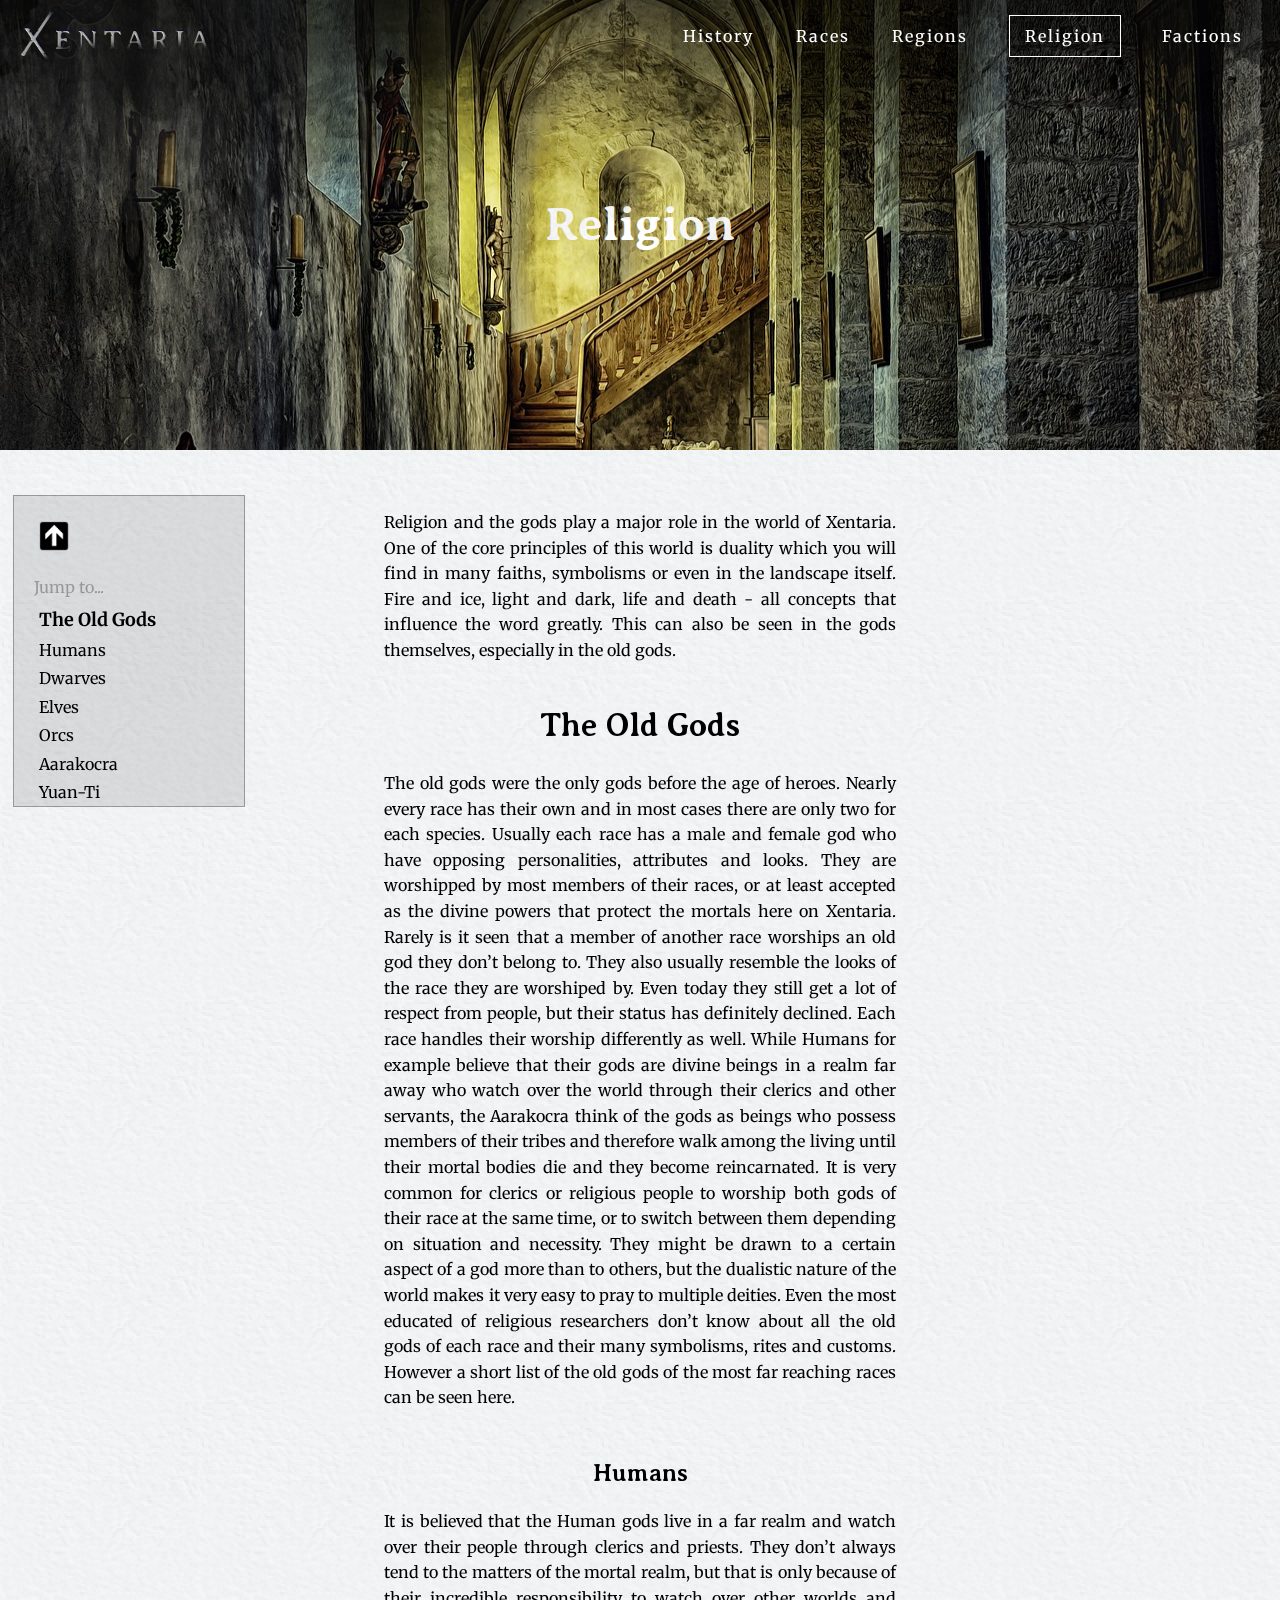
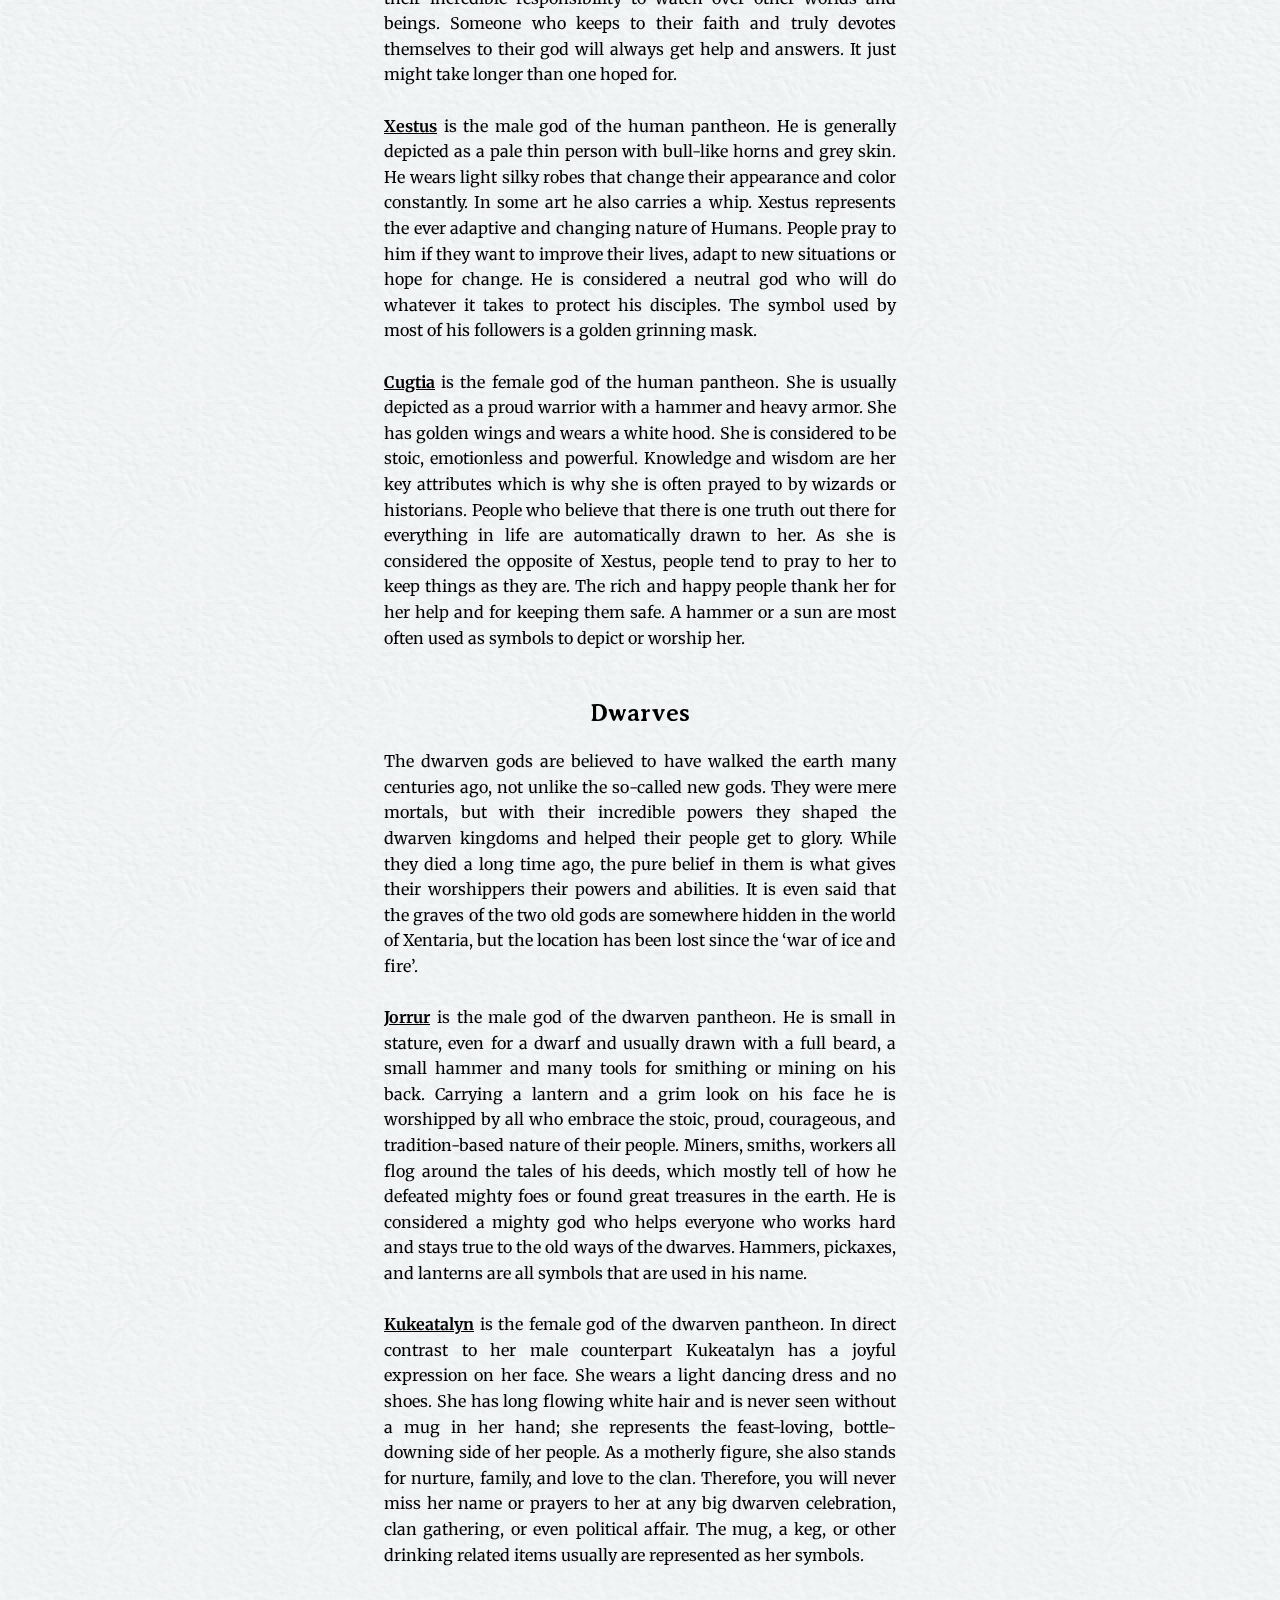
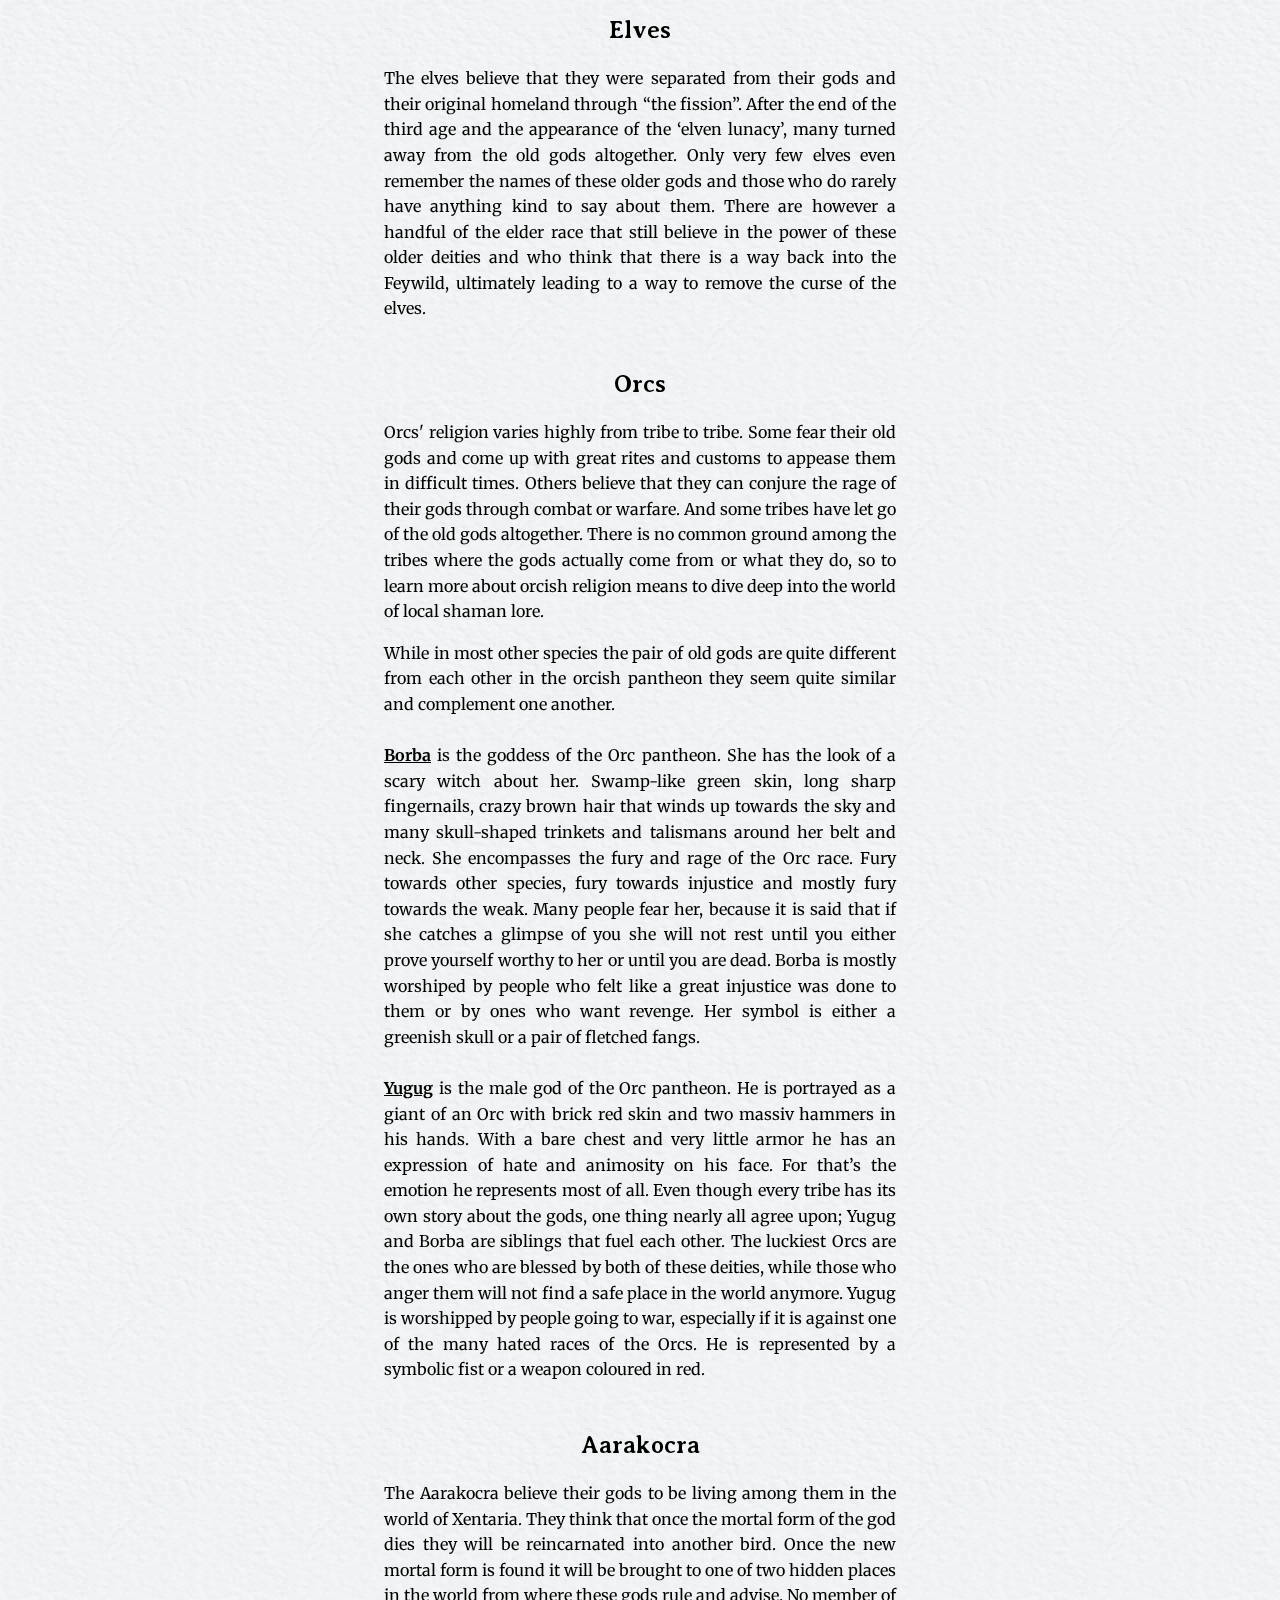
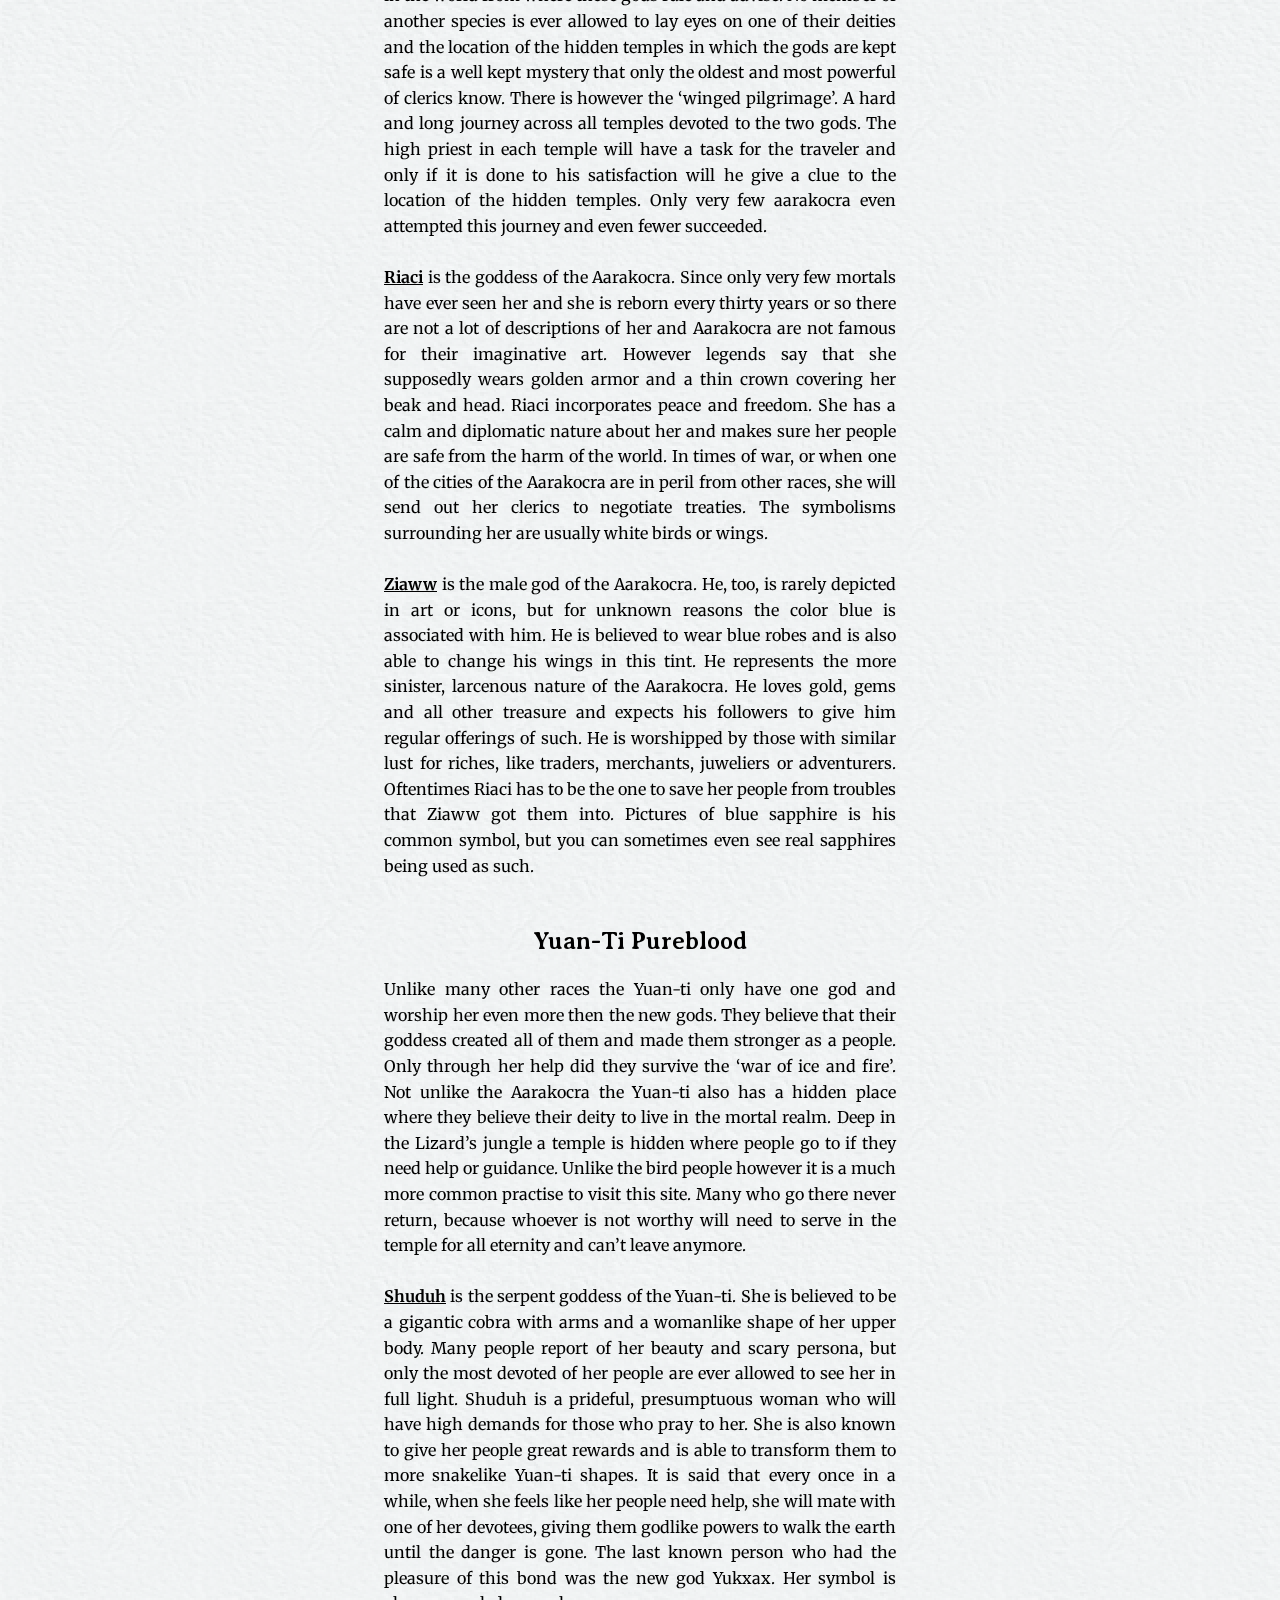
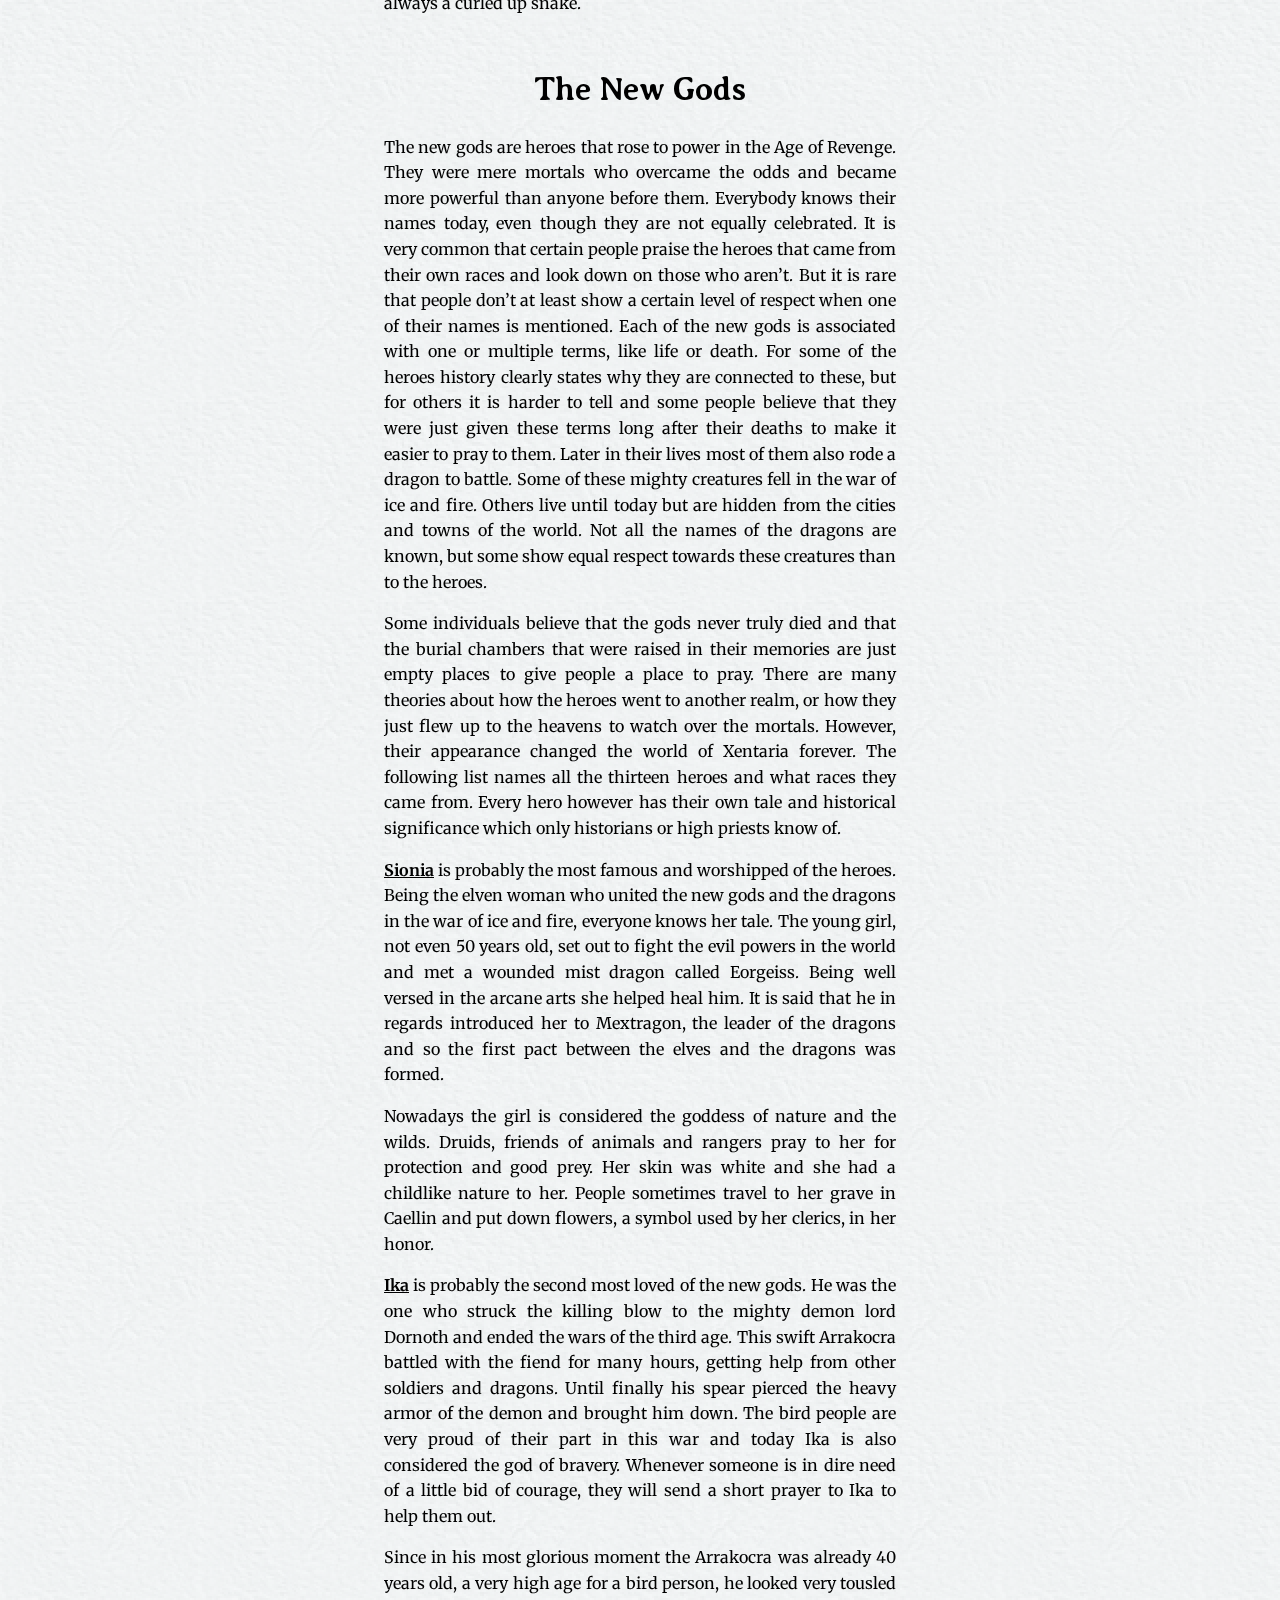
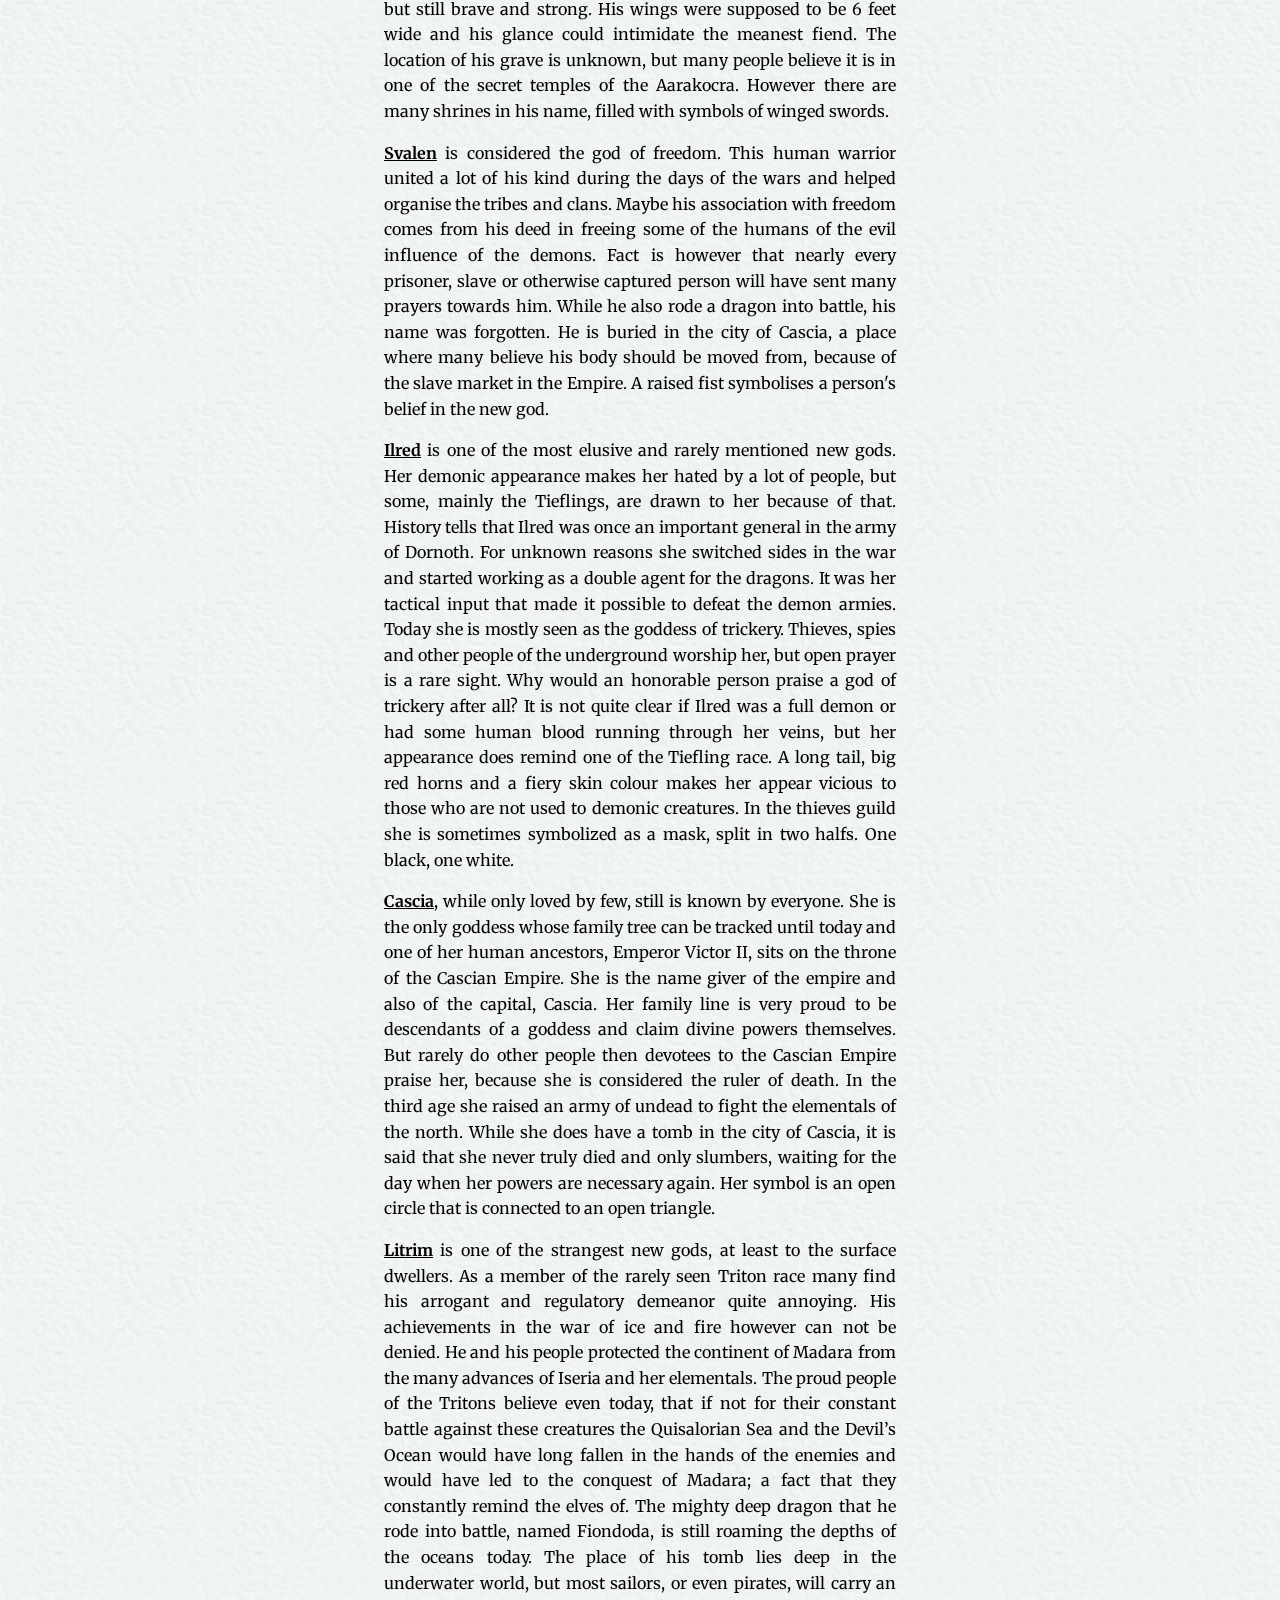
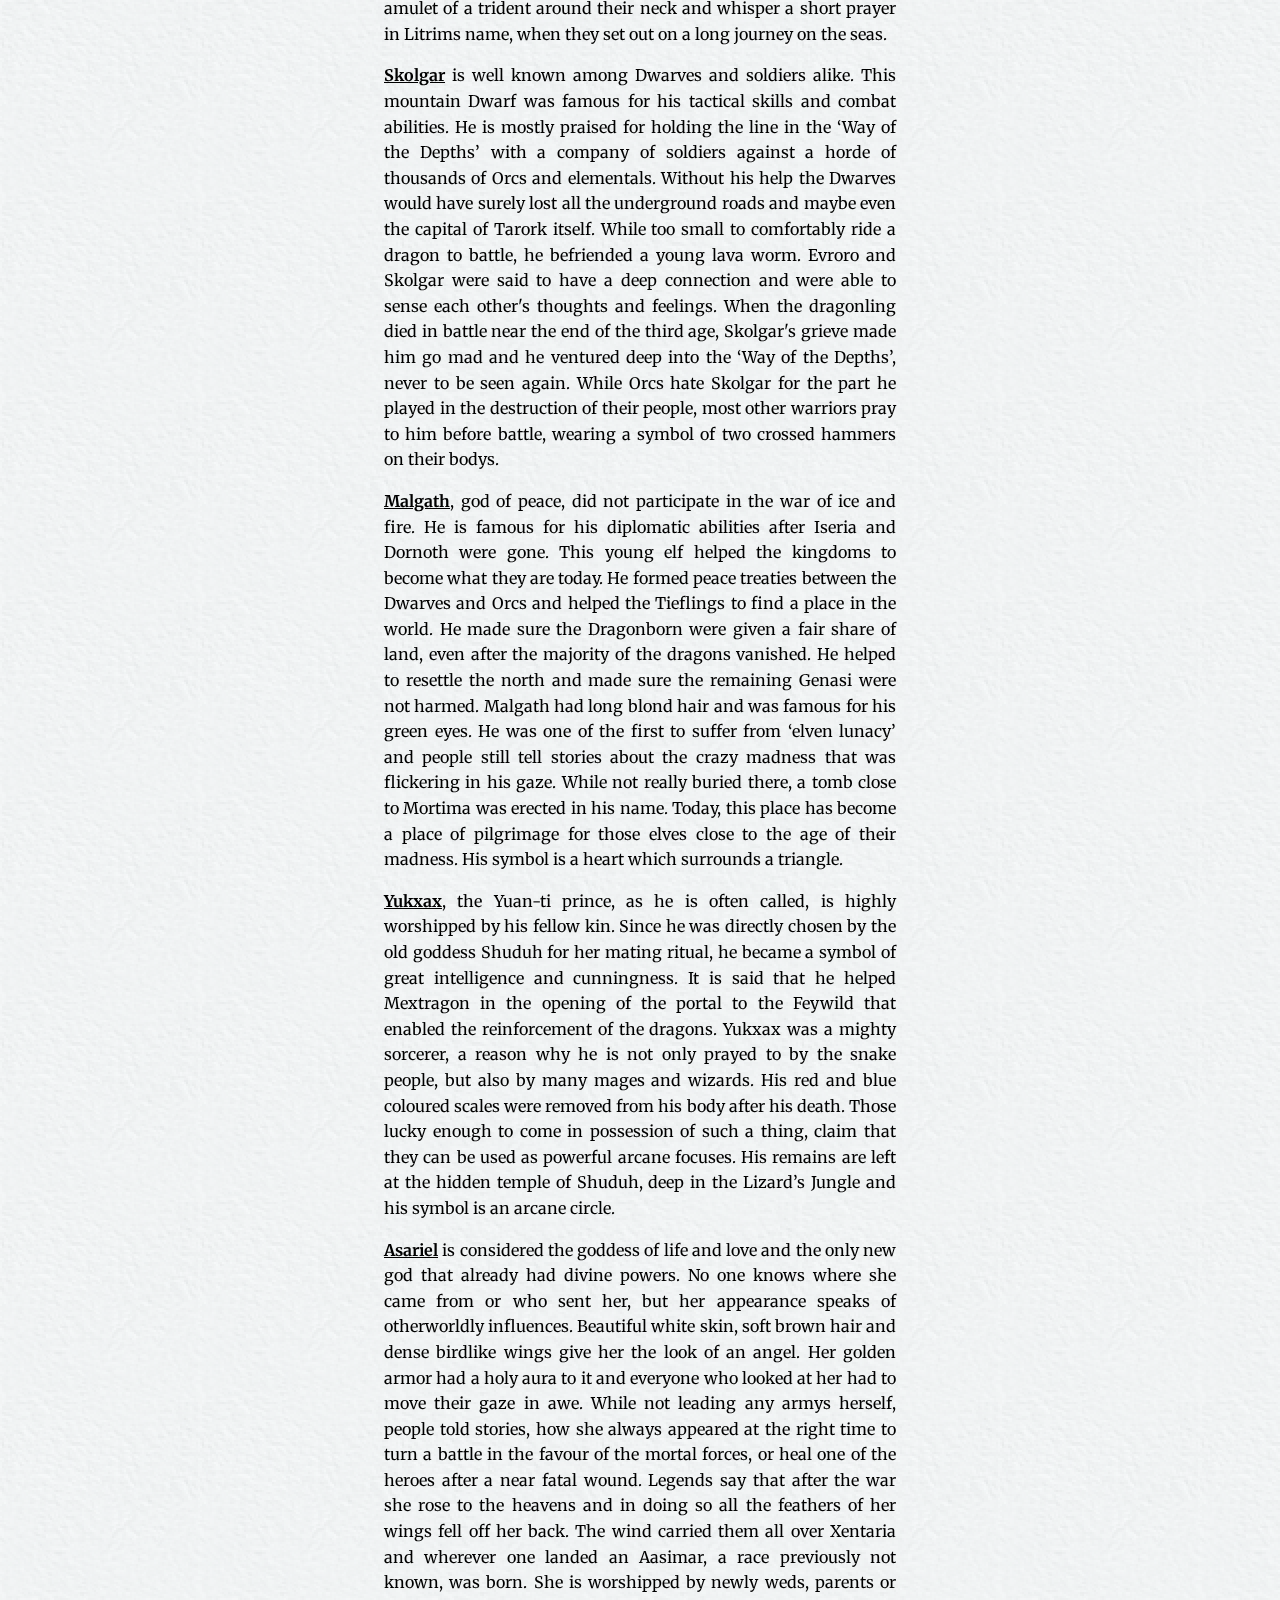
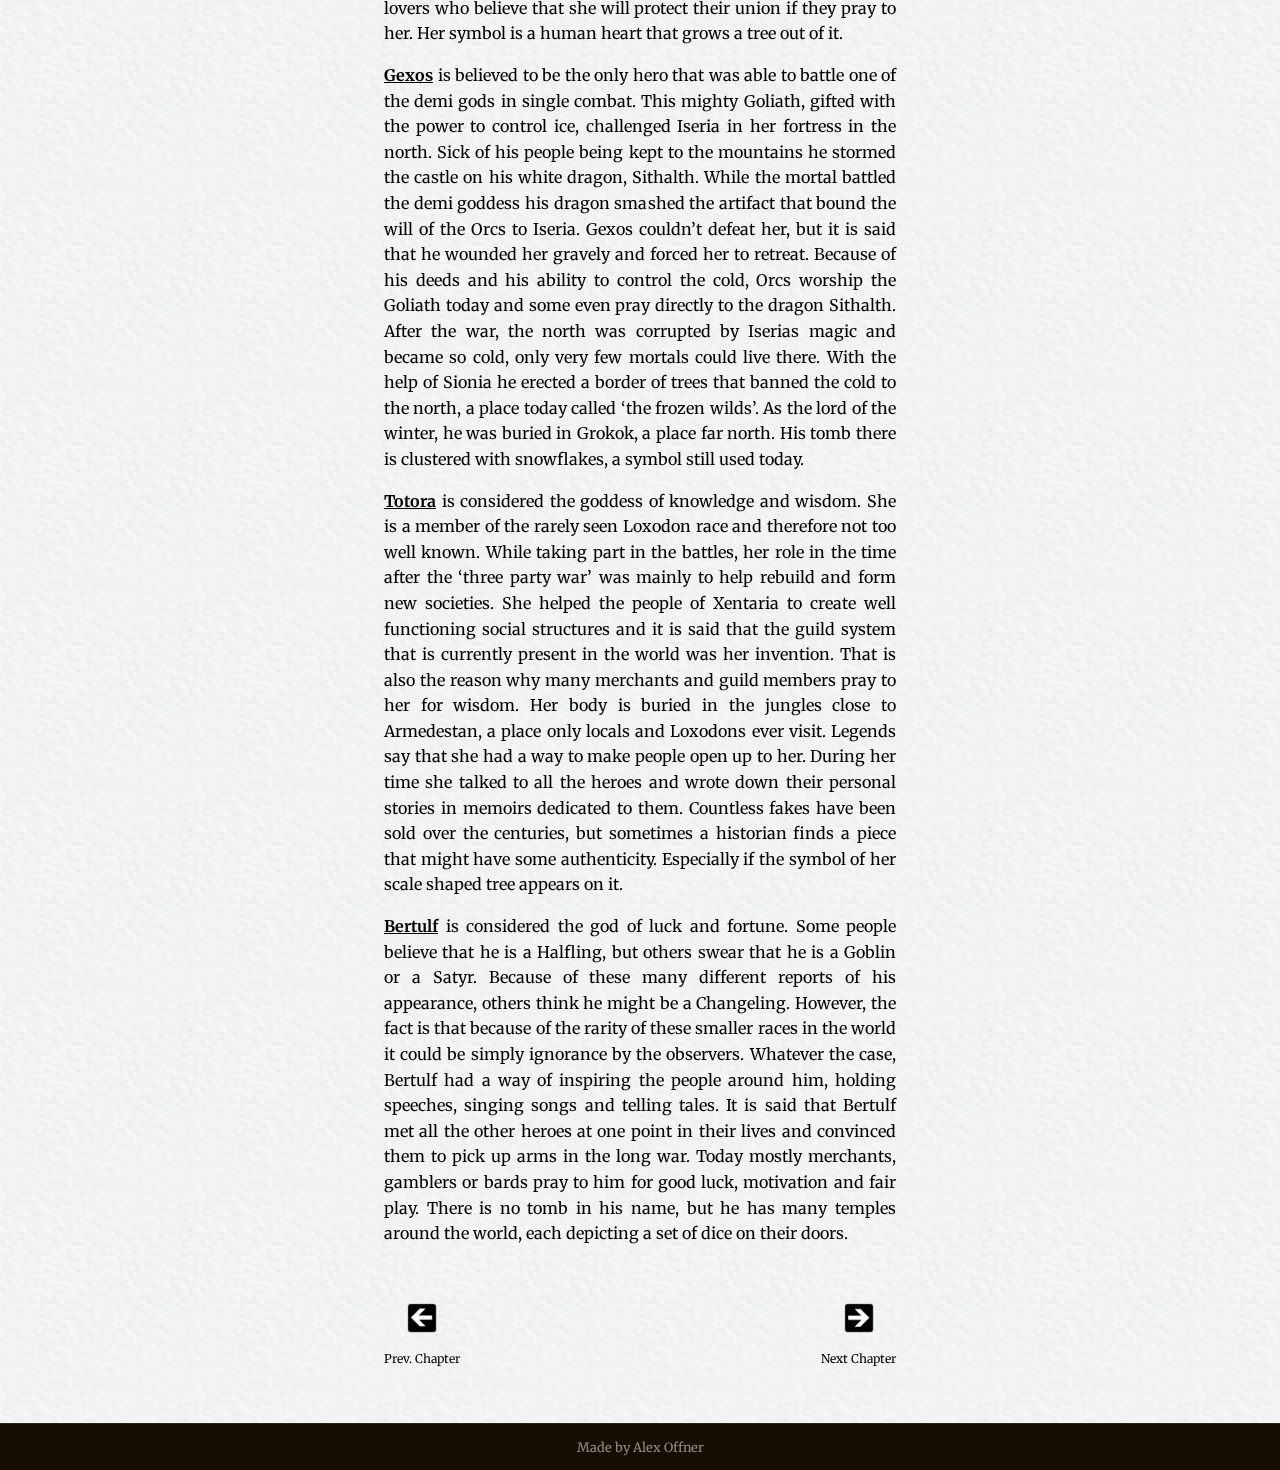
<file: religion.html>
<!DOCTYPE html>
<html lang="en">

<head>
    <meta charset="utf-8">
    <meta name="viewport" content="width=device-width, initial-scale=1">

    <title>Xentaria - Religion</title>
    <link rel="shortcut icon" href="./img/xentaria-fav.png">
    <link rel="stylesheet" type="text/css" href="css/normalize.css">
    <link rel="stylesheet" type="text/css" href="css/section-prefix.css">
    <link rel="preconnect" href="https://fonts.googleapis.com">
    <link rel="preconnect" href="https://fonts.gstatic.com" crossorigin>
    <link
        href="https://fonts.googleapis.com/css2?family=Averia+Serif+Libre:ital,wght@0,300;0,400;0,700;1,300;1,400;1,700&family=Merriweather:ital,wght@0,300;0,400;0,700;0,900;1,300;1,400;1,700;1,900&display=swap"
        rel="stylesheet">
</head>

<body>
    <nav>
        <div class="logo">
            <a href="main.html"><img src="img/xentaria-name.png" class="logo-img"></a>
        </div>
        <ul class="nav-links">
            <!-- <li><a href="main.html">Home</a></li> -->
            <li><a href="timeline.html">History</a></li>
            <li><a href="races.html">Races</a></li>
            <li><a href="region.html">Regions</a></li>
            <li class="active-link"><a href="religion.html">Religion</a></li>
            <li><a href="factions.html">Factions</a></li>
        </ul>
        <div class="burger">
            <div class="line1"></div>
            <div class="line2"></div>
            <div class="line3"></div>
        </div>
    </nav>
    <div class="side-navbar">
        <a href="#religion-img" id="side-navbar-h"><img class="arrow" src="img/arrow.png"></a>
        <p>Jump to...</p>
        <a href="#the-old-gods" id="side-navbar-h2">The Old Gods</a>
        <a href="#humans-g">Humans</a>
        <a href="#dwarves-g">Dwarves</a>
        <a href="#elves-g">Elves</a>
        <a href="#orcs-g">Orcs</a>
        <a href="#aarakocra-g">Aarakocra</a>
        <a href="#yuan-ti-g">Yuan-Ti</a>
        <a href="#the-new-gods" id="side-navbar-h2">The New Gods</a>
        <a href="#sionia">Sionia</a>
        <a href="#ika">Ika</a>
        <a href="#svalen">Svalen</a>
        <a href="#ilred">Ilred</a>
        <a href="#cascia">Cascia</a>
        <a href="#litrim">Litrim</a>
        <a href="#skolgar">Skolgar</a>
        <a href="#malgath">Malgath</a>
        <a href="#yukxax">Yukxax</a>
        <a href="#asariel">Asariel</a>
        <a href="#gexos">Gexos</a>
        <a href="#totora">Totora</a>
        <a href="#bertulf">Berulf</a>
    </div>
    <div class="overlay">
        <img src="img/nav-bg-dark.png">
    </div>
    <div class="main-content">
        <div class="info-header" id="religion-img">
            <h1>Religion</h1>
        </div>
        <div class="listings-element">
            <p>
                Religion and the gods play a major role in the world of Xentaria. One of the core principles of this
                world is duality which you will find in many faiths, symbolisms or even in the landscape itself. Fire
                and ice, light and dark, life and death - all concepts that influence the word greatly. This can also be
                seen in the gods themselves, especially in the old gods.
            </p>
            <h2 id="the-old-gods">The Old Gods</h2>
            <p>
                The old gods were the only gods before the age of heroes. Nearly every race has their own and in
                most
                cases there are only two for each species. Usually each race has a male and female god who have
                opposing
                personalities, attributes and looks. They are worshipped by most members of their races, or at least
                accepted as the divine powers that protect the mortals here on Xentaria. Rarely is it seen that a
                member
                of another race worships an old god they don’t belong to. They also usually resemble the looks of
                the
                race they are worshiped by. Even today they still get a lot of respect from people, but their status
                has
                definitely declined. Each race handles their worship differently as well. While Humans for example
                believe that their gods are divine beings in a realm far away who watch over the world through their
                clerics and other servants, the Aarakocra think of the gods as beings who possess members of their
                tribes and therefore walk among the living until their mortal bodies die and they become
                reincarnated.
                It is very common for clerics or religious people to worship both gods of their race at the same
                time,
                or to switch between them depending on situation and necessity. They might be drawn to a certain
                aspect
                of a god more than to others, but the dualistic nature of the world makes it very easy to pray to
                multiple deities.

                Even the most educated of religious researchers don’t know about all the old gods of each race and
                their
                many symbolisms, rites and customs. However a short list of the old gods of the most far reaching
                races
                can be seen here.
            </p>
        </div>
        <div class="listings-element">
            <h3 id="humans-g">Humans</h3>
            <p>
                It is believed that the Human gods live in a far realm and watch over their people through clerics
                and priests. They don’t always tend to the matters of the mortal realm, but that is only because of
                their incredible responsibility to watch over other worlds and beings. Someone who keeps to their
                faith and truly devotes themselves to their god will always get help and answers. It just might take
                longer than one hoped for.
                <br>
                <br>
                <b><u>Xestus</u></b> is the male god of the human pantheon. He is generally depicted as a pale thin
                person with
                bull-like horns and grey skin. He wears light silky robes that change their appearance and color
                constantly. In some art he also carries a whip. Xestus represents the ever adaptive and changing
                nature of Humans. People pray to him if they want to improve their lives, adapt to new situations or
                hope for change. He is considered a neutral god who will do whatever it takes to protect his
                disciples. The symbol used by most of his followers is a golden grinning mask.
                <br>
                <br>
                <b><u>Cugtia</u></b> is the female god of the human pantheon. She is usually depicted as a proud warrior
                with a
                hammer and heavy armor. She has golden wings and wears a white hood. She is considered to be stoic,
                emotionless and powerful. Knowledge and wisdom are her key attributes which is why she is often
                prayed to by wizards or historians. People who believe that there is one truth out there for
                everything in life are automatically drawn to her. As she is considered the opposite of Xestus,
                people tend to pray to her to keep things as they are. The rich and happy people thank her for her
                help and for keeping them safe. A hammer or a sun are most often used as symbols to depict or
                worship her.
            </p>
        </div>
        <div class="listings-element">
            <h3 id="dwarves-g">Dwarves</h3>
            <p>
                The dwarven gods are believed to have walked the earth many centuries ago, not unlike the so-called new
                gods. They were mere mortals, but with their incredible powers they shaped the dwarven kingdoms and
                helped their people get to glory. While they died a long time ago, the pure belief in them is what gives
                their worshippers their powers and abilities. It is even said that the graves of the two old gods are
                somewhere hidden in the world of Xentaria, but the location has been lost since the ‘war of ice and
                fire’.
                <br>
                <br>
                <b><u>Jorrur</u></b> is the male god of the dwarven pantheon. He is small in stature, even for a dwarf
                and usually drawn with a full beard, a small hammer and many tools for smithing or mining on his back.
                Carrying a lantern and a grim look on his face he is worshipped by all who embrace the stoic, proud,
                courageous, and tradition-based nature of their people. Miners, smiths, workers all flog around the
                tales of his deeds, which mostly tell of how he defeated mighty foes or found great treasures in the
                earth. He is considered a mighty god who helps everyone who works hard and stays true to the old ways of
                the dwarves. Hammers, pickaxes, and lanterns are all symbols that are used in his name.
                <br>
                <br>
                <b><u>Kukeatalyn</u></b> is the female god of the dwarven pantheon. In direct contrast to her male
                counterpart Kukeatalyn has a joyful expression on her face. She wears a light dancing dress and no
                shoes. She has long flowing white hair and is never seen without a mug in her hand; she represents the
                feast-loving, bottle-downing side of her people. As a motherly figure, she also stands for nurture,
                family, and love to the clan. Therefore, you will never miss her name or prayers to her at any big
                dwarven celebration, clan gathering, or even political affair. The mug, a keg, or other drinking related
                items usually are represented as her symbols.
            </p>
        </div>
        <div class="listings-element">
            <h3 id="elves-g">Elves</h3>
            <p>
                The elves believe that they were separated from their gods and their original homeland through “the
                fission”. After the end of the third age and the appearance of the ‘elven lunacy’, many turned away from
                the old gods altogether. Only very few elves even remember the names of these older gods and those who
                do rarely have anything kind to say about them. There are however a handful of the elder race that still
                believe in the power of these older deities and who think that there is a way back into the Feywild,
                ultimately leading to a way to remove the curse of the elves.
            </p>
        </div>
        <div class="listings-element">
            <h3 id="orcs-g">Orcs</h3>
            <p>
                Orcs' religion varies highly from tribe to tribe. Some fear their old gods and come up with great rites
                and customs to appease them in difficult times. Others believe that they can conjure the rage of their
                gods through combat or warfare. And some tribes have let go of the old gods altogether. There is no
                common ground among the tribes where the gods actually come from or what they do, so to learn more about
                orcish religion means to dive deep into the world of local shaman lore.
            </p>
            <p>
                While in most other species the pair of old gods are quite different from each other in the orcish
                pantheon they seem quite similar and complement one another.

                <br>
                <br>
                <b><u>Borba</u></b> is the goddess of the Orc pantheon. She has the look of a scary witch about her.
                Swamp-like green skin, long sharp fingernails, crazy brown hair that winds up towards the sky and many
                skull-shaped trinkets and talismans around her belt and neck. She encompasses the fury and rage of the
                Orc race. Fury towards other species, fury towards injustice and mostly fury towards the weak. Many
                people fear her, because it is said that if she catches a glimpse of you she will not rest until you
                either prove yourself worthy to her or until you are dead. Borba is mostly worshiped by people who felt
                like a great injustice was done to them or by ones who want revenge. Her symbol is either a greenish
                skull or a pair of fletched fangs.
                <br>
                <br>
                <b><u>Yugug</u></b> is the male god of the Orc pantheon. He is portrayed as a giant of an Orc with brick
                red skin and two massiv hammers in his hands. With a bare chest and very little armor he has an
                expression of hate and animosity on his face. For that’s the emotion he represents most of all. Even
                though every tribe has its own story about the gods, one thing nearly all agree upon; Yugug and Borba
                are siblings that fuel each other. The luckiest Orcs are the ones who are blessed by both of these
                deities, while those who anger them will not find a safe place in the world anymore. Yugug is worshipped
                by people going to war, especially if it is against one of the many hated races of the Orcs. He is
                represented by a symbolic fist or a weapon coloured in red.
        </div>
        <div class="listings-element">
            <h3 id="aarakocra-g">Aarakocra</h3>
            <p>
                The Aarakocra believe their gods to be living among them in the world of Xentaria. They think that once
                the mortal form of the god dies they will be reincarnated into another bird. Once the new mortal form is
                found it will be brought to one of two hidden places in the world from where these gods rule and advise.
                No member of another species is ever allowed to lay eyes on one of their deities and the location of the
                hidden temples in which the gods are kept safe is a well kept mystery that only the oldest and most
                powerful of clerics know. There is however the ‘winged pilgrimage’. A hard and long journey across all
                temples devoted to the two gods. The high priest in each temple will have a task for the traveler and
                only if it is done to his satisfaction will he give a clue to the location of the hidden temples. Only
                very few aarakocra even attempted this journey and even fewer succeeded.
                <br>
                <br>
                <b><u>Riaci</u></b> is the goddess of the Aarakocra. Since only very few mortals have ever seen her and
                she is reborn every thirty years or so there are not a lot of descriptions of her and Aarakocra are not
                famous for their imaginative art. However legends say that she supposedly wears golden armor and a thin
                crown covering her beak and head. Riaci incorporates peace and freedom. She has a calm and diplomatic
                nature about her and makes sure her people are safe from the harm of the world. In times of war, or when
                one of the cities of the Aarakocra are in peril from other races, she will send out her clerics to
                negotiate treaties. The symbolisms surrounding her are usually white birds or wings.
                <br>
                <br>
                <b><u>Ziaww</u></b> is the male god of the Aarakocra. He, too, is rarely depicted in art or icons, but
                for unknown reasons the color blue is associated with him. He is believed to wear blue robes and is also
                able to change his wings in this tint. He represents the more sinister, larcenous nature of the
                Aarakocra. He loves gold, gems and all other treasure and expects his followers to give him regular
                offerings of such. He is worshipped by those with similar lust for riches, like traders, merchants,
                juweliers or adventurers. Oftentimes Riaci has to be the one to save her people from troubles that Ziaww
                got them into. Pictures of blue sapphire is his common symbol, but you can sometimes even see real
                sapphires being used as such.
        </div>
        <div class="listings-element">
            <h3 id="yuan-ti-g">Yuan-Ti Pureblood</h3>
            <p>
                Unlike many other races the Yuan-ti only have one god and worship her even more then the new gods. They
                believe that their goddess created all of them and made them stronger as a people. Only through her help
                did they survive the ‘war of ice and fire’. Not unlike the Aarakocra the Yuan-ti also has a hidden place
                where they believe their deity to live in the mortal realm. Deep in the Lizard’s jungle a temple is
                hidden where people go to if they need help or guidance. Unlike the bird people however it is a much
                more common practise to visit this site. Many who go there never return, because whoever is not
                worthy will need to serve in the temple for all eternity and can’t leave anymore.
                <br>
                <br>
                <b><u>Shuduh</u></b> is the serpent goddess of the Yuan-ti. She is believed to be a gigantic cobra with
                arms and a womanlike shape of her upper body. Many people report of her beauty and scary persona, but
                only the most devoted of her people are ever allowed to see her in full light. Shuduh is a prideful,
                presumptuous woman who will have high demands for those who pray to her. She is also known to give her
                people great rewards and is able to transform them to more snakelike Yuan-ti shapes. It is said that
                every once in a while, when she feels like her people need help, she will mate with one of her devotees,
                giving them godlike powers to walk the earth until the danger is gone. The last known person who had the
                pleasure of this bond was the new god Yukxax. Her symbol is always a curled up snake.
        </div>
        <div class="listings-element">
            <h2 id="the-new-gods">The New Gods</h2>
            <p>
                The new gods are heroes that rose to power in the Age of Revenge. They were mere mortals who overcame
                the odds and became more powerful than anyone before them. Everybody knows their names today, even
                though they are not equally celebrated. It is very common that certain people praise the heroes that
                came from their own races and look down on those who aren’t. But it is rare that people don’t at least
                show a certain level of respect when one of their names is mentioned. Each of the new gods is associated
                with one or multiple terms, like life or death. For some of the heroes history clearly states why they
                are connected to these, but for others it is harder to tell and some people believe that they were just
                given these terms long after their deaths to make it easier to pray to them. Later in their lives most
                of them also rode a dragon to battle. Some of these mighty creatures fell in the war of ice and fire.
                Others live until today but are hidden from the cities and towns of the world. Not all the names of the
                dragons are known, but some show equal respect towards these creatures than to the heroes.
            </p>
            <p>
                Some individuals believe that the gods never truly died and that the burial chambers that were raised in
                their memories are just empty places to give people a place to pray. There are many theories about how
                the heroes went to another realm, or how they just flew up to the heavens to watch over the mortals.
                However, their appearance changed the world of Xentaria forever. The following list names all the
                thirteen heroes and what races they came from. Every hero however has their own tale and historical
                significance which only historians or high priests know of.
            </p>
            <p id="sionia">
                <b><u>Sionia</u></b> is probably the most famous and worshipped of the heroes. Being the elven woman who
                united the new gods and the dragons in the war of ice and fire, everyone knows her tale. The young girl,
                not even 50 years old, set out to fight the evil powers in the world and met a wounded mist dragon
                called Eorgeiss. Being well versed in the arcane arts she helped heal him. It is said that he in regards
                introduced her to Mextragon, the leader of the dragons and so the first pact between the elves and the
                dragons was formed.
            </p>
            <p>
                Nowadays the girl is considered the goddess of nature and the wilds. Druids, friends of animals and
                rangers pray to her for protection and good prey. Her skin was white and she had a childlike nature to
                her. People sometimes travel to her grave in Caellin and put down flowers, a symbol used by her clerics,
                in her honor.
            </p>
            <p id="ika">
                <b><u>Ika</u></b> is probably the second most loved of the new gods. He was the one who struck the
                killing blow to the mighty demon lord Dornoth and ended the wars of the third age. This swift
                Arrakocra battled with the fiend for many hours, getting help from other soldiers and dragons. Until
                finally his spear pierced the heavy armor of the demon and brought him down. The bird people are very
                proud of their part in this war and today Ika is also considered the god of bravery. Whenever someone is
                in dire need of a little bid of courage, they will send a short prayer to Ika to help them out.
            </p>
            <p>
                Since in his most glorious moment the Arrakocra was already 40 years old, a very high age for a bird
                person, he looked very tousled but still brave and strong. His wings were supposed to be 6 feet wide and
                his glance could intimidate the meanest fiend. The location of his grave is unknown, but many people
                believe it is in one of the secret temples of the Aarakocra. However there are many shrines in his name,
                filled with symbols of winged swords.
            </p>
            <p id="svalen">
                <b><u>Svalen</u></b> is considered the god of freedom. This human warrior united a lot of his kind
                during the days of the wars and helped organise the tribes and clans. Maybe his association with freedom
                comes from his deed in freeing some of the humans of the evil influence of the demons. Fact is however
                that nearly every prisoner, slave or otherwise captured person will have sent many prayers towards him.
                While he also rode a dragon into battle, his name was forgotten. He is buried in the city of Cascia, a
                place where many believe his body should be moved from, because of the slave market in the Empire. A
                raised fist symbolises a person's belief in the new god.
            </p>
            <p id="ilred">
                <b><u>Ilred</u></b> is one of the most elusive and rarely mentioned new gods. Her demonic appearance
                makes her hated by a lot of people, but some, mainly the Tieflings, are drawn to her because of that.
                History tells that Ilred was once an important general in the army of Dornoth. For unknown reasons she
                switched sides in the war and started working as a double agent for the dragons. It was her tactical
                input that made it possible to defeat the demon armies. Today she is mostly seen as the goddess of
                trickery. Thieves, spies and other people of the underground worship her, but open prayer is a rare
                sight. Why would an honorable person praise a god of trickery after all? It is not quite clear if Ilred
                was a full demon or had some human blood running through her veins, but her appearance does remind one
                of the Tiefling race. A long tail, big red horns and a fiery skin colour makes her appear vicious to
                those who are not used to demonic creatures. In the thieves guild she is sometimes symbolized as a mask,
                split in two halfs. One black, one white.
            </p>
            <p id="cascia">
                <b><u>Cascia</u></b>, while only loved by few, still is known by everyone. She is the only goddess whose
                family tree can be tracked until today and one of her human ancestors, Emperor Victor II, sits on the
                throne of the Cascian Empire. She is the name giver of the empire and also of the capital, Cascia. Her
                family line is very proud to be descendants of a goddess and claim divine powers themselves. But rarely
                do other people then devotees to the Cascian Empire praise her, because she is considered the ruler of
                death. In the third age she raised an army of undead to fight the elementals of the north. While she
                does have a tomb in the city of Cascia, it is said that she never truly died and only slumbers, waiting
                for the day when her powers are necessary again. Her symbol is an open circle that is connected to an
                open triangle.
            </p>
            <p id="litrim">
                <b><u>Litrim</u></b> is one of the strangest new gods, at least to the surface dwellers. As a member of
                the rarely seen Triton race many find his arrogant and regulatory demeanor quite annoying. His
                achievements in the war of ice and fire however can not be denied. He and his people protected the
                continent of Madara from the many advances of Iseria and her elementals. The proud people of the Tritons
                believe even today, that if not for their constant battle against these creatures the Quisalorian Sea
                and the Devil’s Ocean would have long fallen in the hands of the enemies and would have led to the
                conquest of Madara; a fact that they constantly remind the elves of. The mighty deep dragon that he rode
                into battle, named Fiondoda, is still roaming the depths of the oceans today. The place of his tomb lies
                deep in the underwater world, but most sailors, or even pirates, will carry an amulet of a trident
                around their neck and whisper a short prayer in Litrims name, when they set out on a long journey on the
                seas.
            </p>
            <p id="skolgar">
                <b><u>Skolgar</u></b> is well known among Dwarves and soldiers alike. This mountain Dwarf was famous for
                his tactical skills and combat abilities. He is mostly praised for holding the line in the ‘Way of the
                Depths’ with a company of soldiers against a horde of thousands of Orcs and elementals. Without his help
                the Dwarves would have surely lost all the underground roads and maybe even the capital of Tarork
                itself. While too small to comfortably ride a dragon to battle, he befriended a young lava worm. Evroro
                and Skolgar were said to have a deep connection and were able to sense each other's thoughts and
                feelings. When the dragonling died in battle near the end of the third age, Skolgar's grieve made him go
                mad and he ventured deep into the ‘Way of the Depths’, never to be seen again. While Orcs hate Skolgar
                for the part he played in the destruction of their people, most other warriors pray to him before
                battle, wearing a symbol of two crossed hammers on their bodys.
            </p>
            <p id="malgath">
                <b><u>Malgath</u></b>, god of peace, did not participate in the war of ice and fire. He is famous for
                his diplomatic abilities after Iseria and Dornoth were gone. This young elf helped the kingdoms to
                become what they are today. He formed peace treaties between the Dwarves and Orcs and helped the
                Tieflings to find a place in the world. He made sure the Dragonborn were given a fair share of land,
                even after the majority of the dragons vanished. He helped to resettle the north and made sure the
                remaining Genasi were not harmed. Malgath had long blond hair and was famous for his green eyes. He was
                one of the first to suffer from ‘elven lunacy’ and people still tell stories about the crazy madness
                that was flickering in his gaze. While not really buried there, a tomb close to Mortima was erected in
                his name. Today, this place has become a place of pilgrimage for those elves close to the age of their
                madness. His symbol is a heart which surrounds a triangle.
            </p>
            <p id="yukxax">
                <b><u>Yukxax</u></b>, the Yuan-ti prince, as he is often called, is highly worshipped by his fellow kin.
                Since he was directly chosen by the old goddess Shuduh for her mating ritual, he became a symbol of
                great intelligence and cunningness. It is said that he helped Mextragon in the opening of the portal to
                the Feywild that enabled the reinforcement of the dragons. Yukxax was a mighty sorcerer, a reason why he
                is not only prayed to by the snake people, but also by many mages and wizards. His red and blue coloured
                scales were removed from his body after his death. Those lucky enough to come in possession of such a
                thing, claim that they can be used as powerful arcane focuses. His remains are left at the hidden temple
                of Shuduh, deep in the Lizard’s Jungle and his symbol is an arcane circle.
            </p>
            <p id="asariel">
                <b><u>Asariel</u></b> is considered the goddess of life and love and the only new god that already had
                divine powers. No one knows where she came from or who sent her, but her appearance speaks of
                otherworldly influences. Beautiful white skin, soft brown hair and dense birdlike wings give her the
                look of an angel. Her golden armor had a holy aura to it and everyone who looked at her had to move
                their gaze in awe. While not leading any armys herself, people told stories, how she always appeared at
                the right time to turn a battle in the favour of the mortal forces, or heal one of the heroes after a
                near fatal wound. Legends say that after the war she rose to the heavens and in doing so all the
                feathers of her wings fell off her back. The wind carried them all over Xentaria and wherever one landed
                an Aasimar, a race previously not known, was born. She is worshipped by newly weds, parents or lovers
                who believe that she will protect their union if they pray to her. Her symbol is a human heart that
                grows a tree out of it.
            </p>
            <p id="gexos">
                <b><u>Gexos</u></b> is believed to be the only hero that was able to battle one of the demi gods in
                single combat. This mighty Goliath, gifted with the power to control ice, challenged Iseria in her
                fortress in the north. Sick of his people being kept to the mountains he stormed the castle on his white
                dragon, Sithalth. While the mortal battled the demi goddess his dragon smashed the artifact that bound
                the will of the Orcs to Iseria. Gexos couldn’t defeat her, but it is said that he wounded her gravely
                and forced her to retreat. Because of his deeds and his ability to control the cold, Orcs worship the
                Goliath today and some even pray directly to the dragon Sithalth. After the war, the north was corrupted
                by Iserias magic and became so cold, only very few mortals could live there. With the help of Sionia he
                erected a border of trees that banned the cold to the north, a place today called ‘the frozen wilds’. As
                the lord of the winter, he was buried in Grokok, a place far north. His tomb there is clustered with
                snowflakes, a symbol still used today.
            </p>
            <p id="totora">
                <b><u>Totora</u></b> is considered the goddess of knowledge and wisdom. She is a member of the rarely
                seen Loxodon race and therefore not too well known. While taking part in the battles, her role in the
                time after the ‘three party war’ was mainly to help rebuild and form new societies. She helped the
                people of Xentaria to create well functioning social structures and it is said that the guild system
                that is currently present in the world was her invention. That is also the reason why many merchants and
                guild members pray to her for wisdom. Her body is buried in the jungles close to Armedestan, a place
                only locals and Loxodons ever visit. Legends say that she had a way to make people open up to her.
                During her time she talked to all the heroes and wrote down their personal stories in memoirs dedicated
                to them. Countless fakes have been sold over the centuries, but sometimes a historian finds a piece that
                might have some authenticity. Especially if the symbol of her scale shaped tree appears on it.

            </p>
            <p id="bertulf">
                <b><u>Bertulf</u></b> is considered the god of luck and fortune. Some people believe that he is a
                Halfling, but others swear that he is a Goblin or a Satyr. Because of these many different reports of
                his appearance, others think he might be a Changeling. However, the fact is that because of the rarity
                of these smaller races in the world it could be simply ignorance by the observers. Whatever the case,
                Bertulf had a way of inspiring the people around him, holding speeches, singing songs and telling tales.
                It is said that Bertulf met all the other heroes at one point in their lives and convinced them to pick
                up arms in the long war. Today mostly merchants, gamblers or bards pray to him for good luck, motivation
                and fair play. There is no tomb in his name, but he has many temples around the world, each depicting a
                set of dice on their doors.

            </p>
        </div>
        <div class="chapter-arrows">
            <div class="left-arrow">
                <a href="region.html" id="side-navbar-h"><img class="arrow" src="img/arrow-l.png"></a>
                <p>Prev. Chapter</p>
            </div>
            <div class="right-arrow">
                <a href="factions.html" id="side-navbar-h"><img class="arrow" src="img/arrow-r.png"></a>
                <p>Next Chapter</p>
            </div>
        </div>
        <footer>
            <p>Made by Alex Offner</p>
        </footer>
    </div>
    <script src="js/script.js"></script>
</body>

</html>
</file>
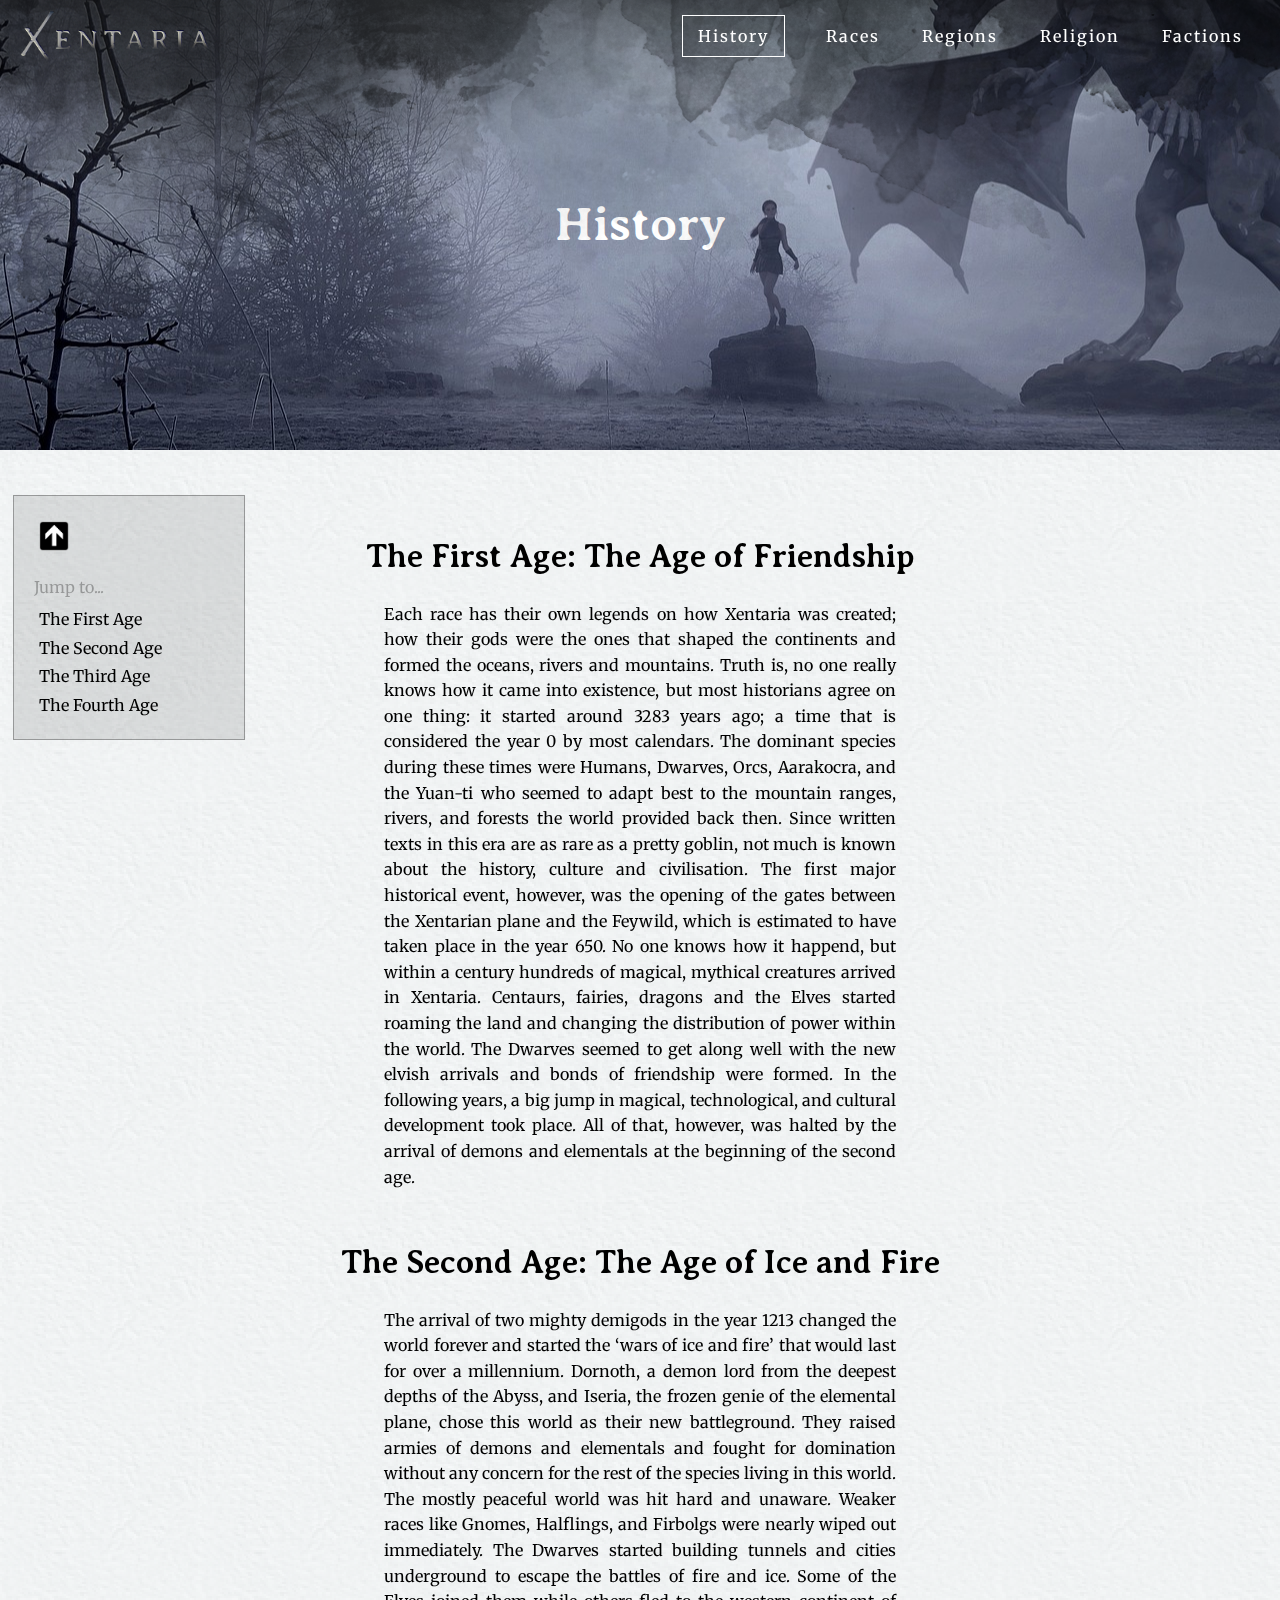
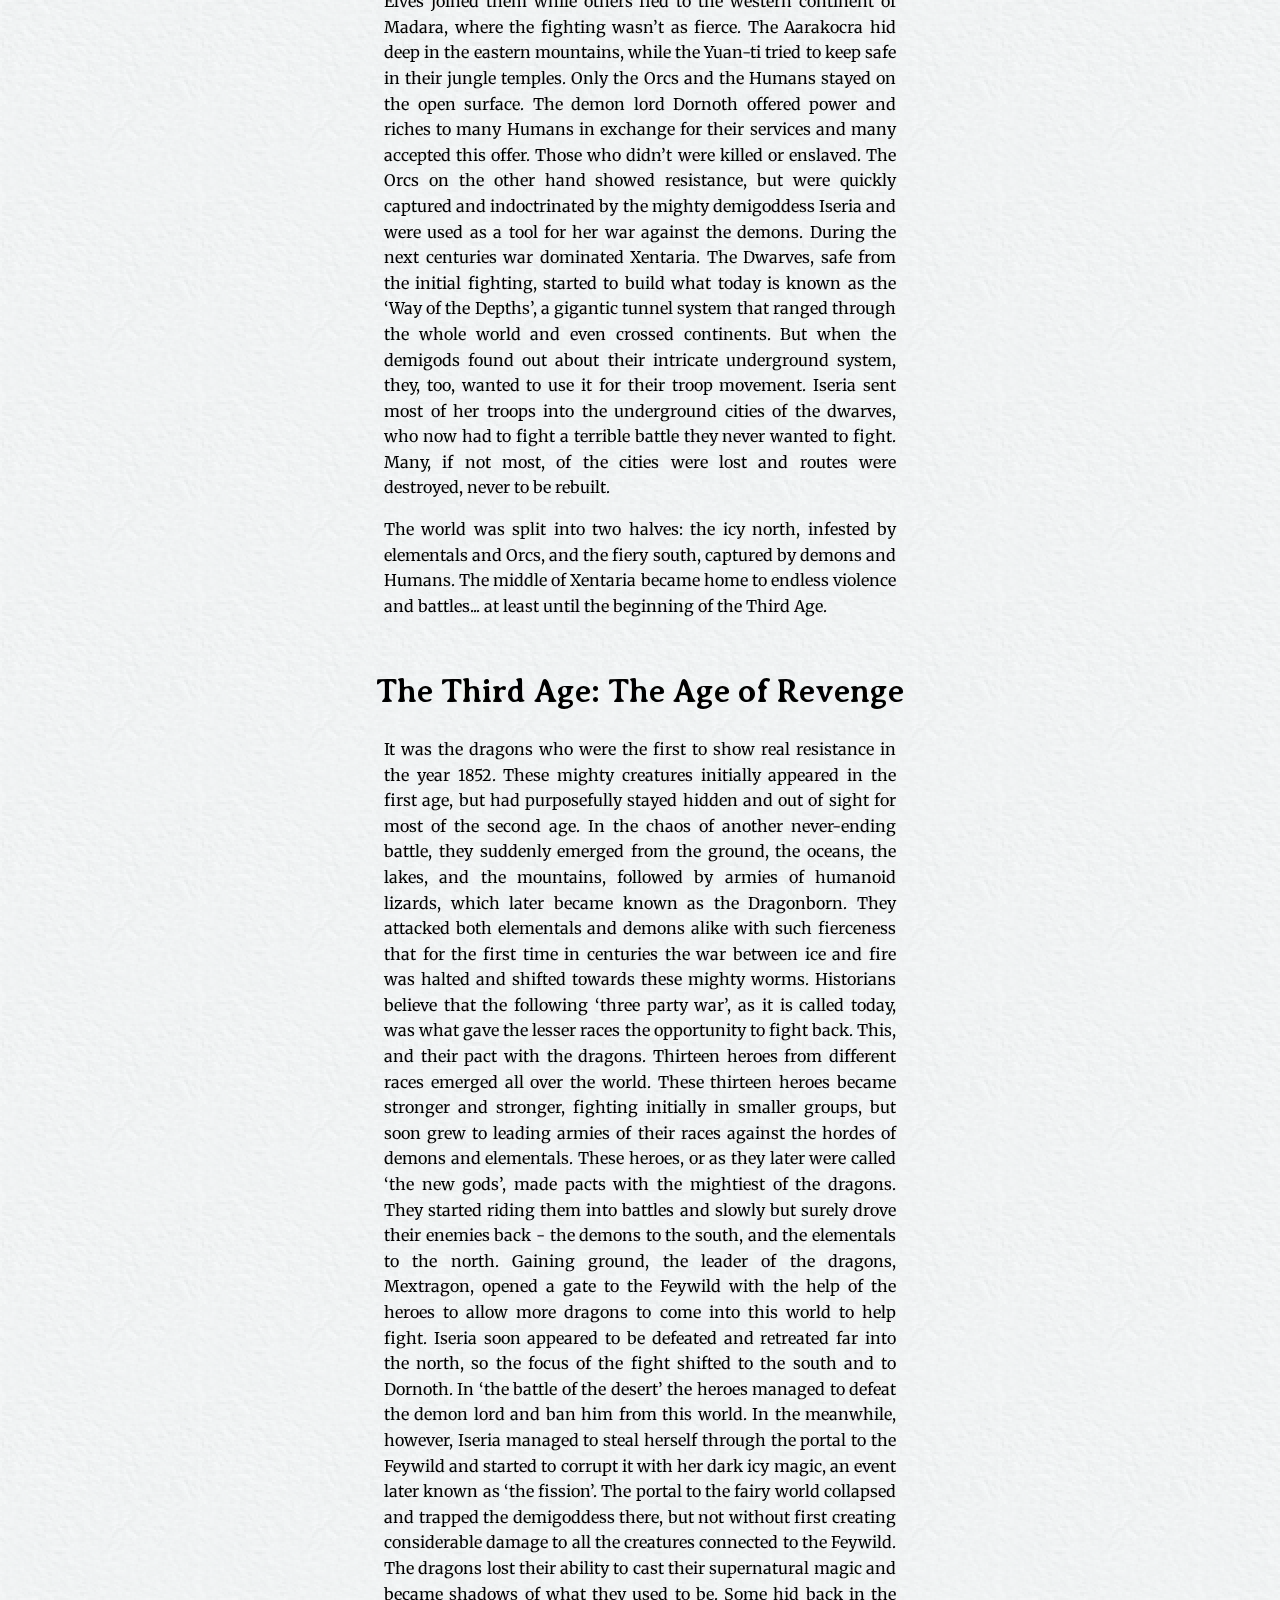
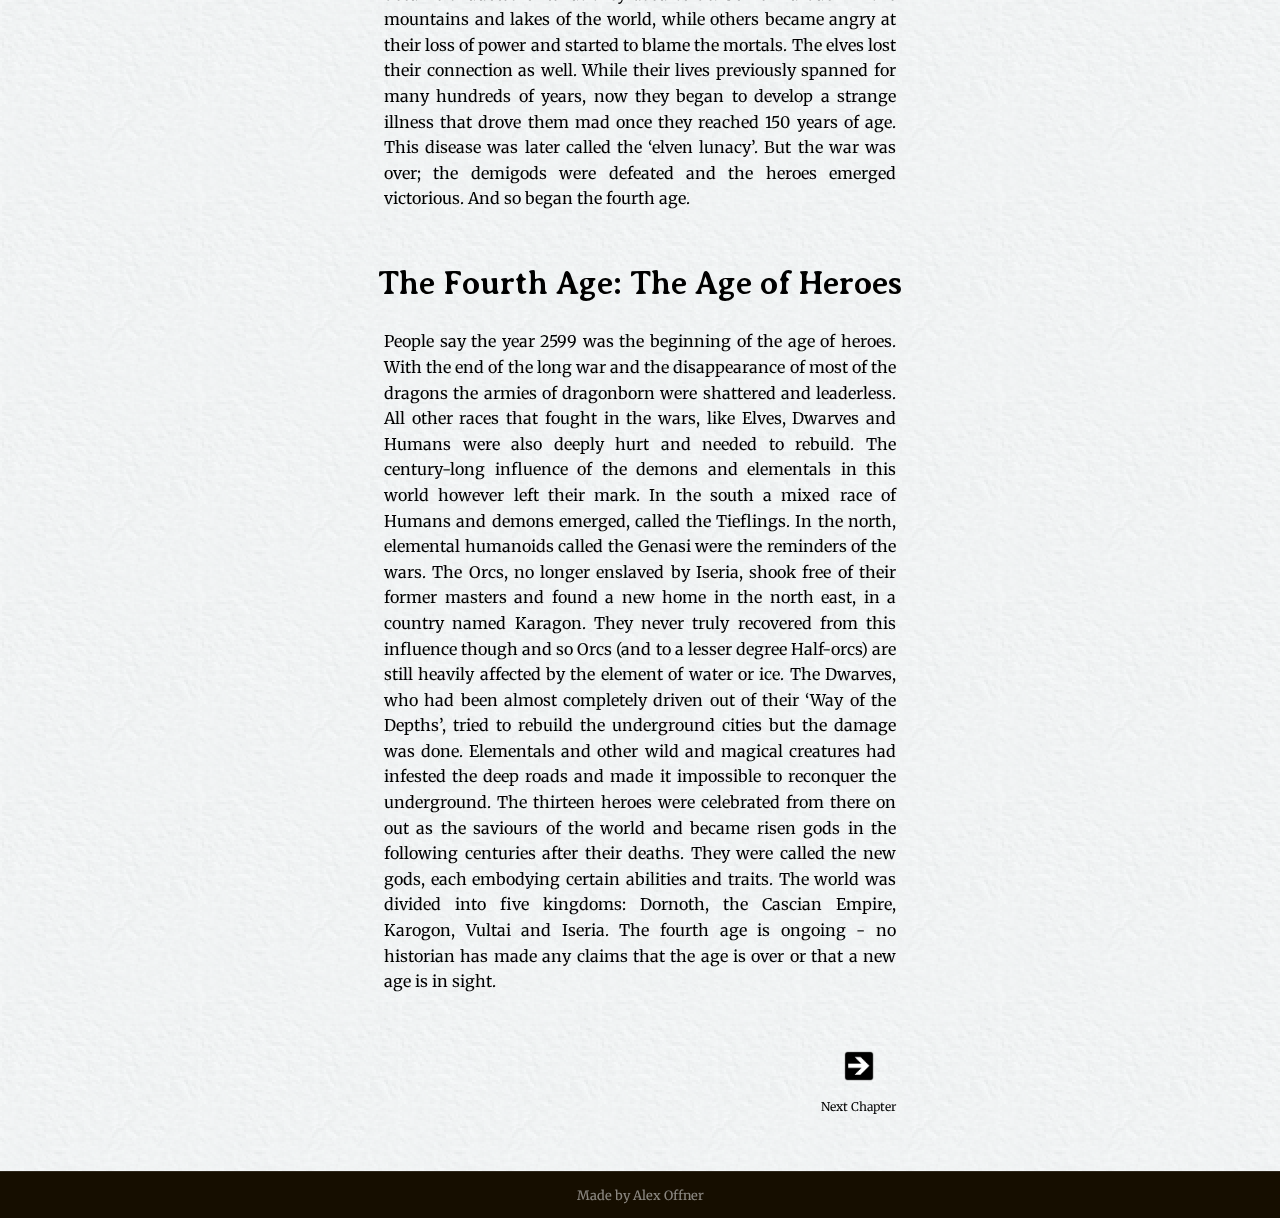
<file: timeline.html>
<!DOCTYPE html>
<html lang="en">

<head>
    <meta charset="utf-8">
    <meta name="viewport" content="width=device-width, initial-scale=1">

    <title>Xentaria - History</title>
    <link rel="shortcut icon" href="./img/xentaria-fav.png">
    <link rel="stylesheet" type="text/css" href="css/normalize.css">
    <link rel="stylesheet" type="text/css" href="css/section-prefix.css">
    <link rel="preconnect" href="https://fonts.googleapis.com">
    <link rel="preconnect" href="https://fonts.gstatic.com" crossorigin>
    <link
        href="https://fonts.googleapis.com/css2?family=Averia+Serif+Libre:ital,wght@0,300;0,400;0,700;1,300;1,400;1,700&family=Merriweather:ital,wght@0,300;0,400;0,700;0,900;1,300;1,400;1,700;1,900&display=swap"
        rel="stylesheet">
</head>

<body>
    <nav>
        <div class="logo">
            <a href="main.html"><img src="img/xentaria-name.png" class="logo-img"></a>
        </div>
        <ul class="nav-links">
            <!-- <li><a href="main.html">Home</a></li> -->
            <li class="active-link"><a href="timeline.html">History</a></li>
            <li><a href="races.html">Races</a></li>
            <li><a href="region.html">Regions</a></li>
            <li><a href="religion.html">Religion</a></li>
            <li><a href="factions.html">Factions</a></li>
        </ul>
        <div class="burger">
            <div class="line1"></div>
            <div class="line2"></div>
            <div class="line3"></div>
        </div>
    </nav>
    <div class="side-navbar">
        <a href="#history-img" id="side-navbar-h"><img class="arrow" src="img/arrow.png"></a>
        <p>Jump to...</p>
        <a href="#first-age">The First Age</a>
        <a href="#second-age">The Second Age</a>
        <a href="#third-age">The Third Age</a>
        <a href="#fourth-age">The Fourth Age</a>
    </div>
    <div class="overlay">
        <img src="img/nav-bg-dark.png">
    </div>
    <div class="main-content">
        <div class="info-header" id="history-img">
            <h1>History</h1>
        </div>
        <div class="listings-element" id="first-age">
            <h2>The First Age: The Age of Friendship</h2>
            <p>
                Each race has their own legends on how Xentaria was created; how their gods were the ones that shaped
                the continents and formed the oceans, rivers and mountains. Truth is, no one really knows how it came
                into existence, but most historians agree on one thing: it started around 3283 years ago; a time that is
                considered the year 0 by most calendars. The dominant species during these times were Humans, Dwarves,
                Orcs, Aarakocra, and the Yuan-ti who seemed to adapt best to the mountain ranges, rivers, and forests
                the world provided back then. Since written texts in this era are as rare as a pretty goblin, not much
                is known about the history, culture and civilisation. The first major historical event, however, was the
                opening of the gates between the Xentarian plane and the Feywild, which is estimated to have taken place
                in the year 650. No one knows how it happend, but within a century hundreds of magical, mythical
                creatures arrived in Xentaria. Centaurs, fairies, dragons and the Elves started roaming the land and
                changing the distribution of power within the world. The Dwarves seemed to get along well with the new
                elvish arrivals and bonds of friendship were formed. In the following years, a big jump in magical,
                technological, and cultural development took place. All of that, however, was halted by the arrival of
                demons and elementals at the beginning of the second age.
            </p>
        </div>
        <div class="listings-element" id="second-age">
            <h2>The Second Age: The Age of Ice and Fire</h2>
            <p>
                The arrival of two mighty demigods in the year 1213 changed the world forever and started the ‘wars of
                ice and fire’ that would last for over a millennium. Dornoth, a demon lord from the deepest depths of
                the Abyss, and Iseria, the frozen genie of the elemental plane, chose this world as their new
                battleground. They raised armies of demons and elementals and fought for domination without any concern
                for the rest of the species living in this world. The mostly peaceful world was hit hard and unaware.
                Weaker races like Gnomes, Halflings, and Firbolgs were nearly wiped out immediately. The Dwarves started
                building tunnels and cities underground to escape the battles of fire and ice. Some of the Elves joined
                them while others fled to the western continent of Madara, where the fighting wasn’t as fierce. The
                Aarakocra hid deep in the eastern mountains, while the Yuan-ti tried to keep safe in their jungle
                temples. Only the Orcs and the Humans stayed on the open surface. The demon lord Dornoth offered power
                and riches to many Humans in exchange for their services and many accepted this offer. Those who didn’t
                were killed or enslaved. The Orcs on the other hand showed resistance, but were quickly captured and
                indoctrinated by the mighty demigoddess Iseria and were used as a tool for her war against the demons.
                During the next centuries war dominated Xentaria. The Dwarves, safe from the initial fighting, started
                to build what today is known as the ‘Way of the Depths’, a gigantic tunnel system that ranged through
                the whole world and even crossed continents. But when the demigods found out about their intricate
                underground system, they, too, wanted to use it for their troop movement. Iseria sent most of her troops
                into the underground cities of the dwarves, who now had to fight a terrible battle they never wanted to
                fight. Many, if not most, of the cities were lost and routes were destroyed, never to be rebuilt.
            </p>
            <p>
                The world was split into two halves: the icy north, infested by elementals and Orcs, and the fiery
                south, captured by demons and Humans. The middle of Xentaria became home to endless violence and
                battles... at least until the beginning of the Third Age.
            </p>
        </div>
        <div class="listings-element" id="third-age">
            <h2>The Third Age: The Age of Revenge</h2>
            <p>
                It was the dragons who were the first to show real resistance in the year 1852. These mighty creatures
                initially appeared in the first age, but had purposefully stayed hidden and out of sight for most of the
                second age. In the chaos of another never-ending battle, they suddenly emerged from the ground, the
                oceans, the lakes, and the mountains, followed by armies of humanoid lizards, which later became known
                as the Dragonborn. They attacked both elementals and demons alike with such fierceness that for the
                first time in centuries the war between ice and fire was halted and shifted towards these mighty worms.
                Historians believe that the following ‘three party war’, as it is called today, was what gave the lesser
                races the opportunity to fight back. This, and their pact with the dragons. Thirteen heroes from
                different races emerged all over the world. These thirteen heroes became stronger and stronger, fighting
                initially in smaller groups, but soon grew to leading armies of their races against the hordes of demons
                and elementals. These heroes, or as they later were called ‘the new gods’, made pacts with the mightiest
                of the dragons. They started riding them into battles and slowly but surely drove their enemies back -
                the demons to the south, and the elementals to the north. Gaining ground, the leader of the dragons,
                Mextragon, opened a gate to the Feywild with the help of the heroes to allow more dragons to come into
                this world to help fight. Iseria soon appeared to be defeated and retreated far into the north, so the
                focus of the fight shifted to the south and to Dornoth. In ‘the battle of the desert’ the heroes managed
                to defeat the demon lord and ban him from this world. In the meanwhile, however, Iseria managed to steal
                herself through the portal to the Feywild and started to corrupt it with her dark icy magic, an event
                later known as ‘the fission’. The portal to the fairy world collapsed and trapped the demigoddess there,
                but not without first creating considerable damage to all the creatures connected to the Feywild. The
                dragons lost their ability to cast their supernatural magic and became shadows of what they used to be.
                Some hid back in the mountains and lakes of the world, while others became angry at their loss of power
                and started to blame the mortals. The elves lost their connection as well. While their lives previously
                spanned for many hundreds of years, now they began to develop a strange illness that drove them mad once
                they reached 150 years of age. This disease was later called the ‘elven lunacy’. But the war was over;
                the demigods were defeated and the heroes emerged victorious. And so began the fourth age.
            </p>
        </div>
        <div class="listings-element" id="fourth-age">
            <h2>The Fourth Age: The Age of Heroes</h2>
            <p>
                People say the year 2599 was the beginning of the age of heroes. With the end of the long war and the
                disappearance of most of the dragons the armies of dragonborn were shattered and leaderless. All other
                races that fought in the wars, like Elves, Dwarves and Humans were also deeply hurt and needed to
                rebuild. The century-long influence of the demons and elementals in this world however left their mark.
                In the south a mixed race of Humans and demons emerged, called the Tieflings. In the north, elemental
                humanoids called the Genasi were the reminders of the wars. The Orcs, no longer enslaved by Iseria,
                shook free of their former masters and found a new home in the north east, in a country named Karagon.
                They never truly recovered from this influence though and so Orcs (and to a lesser degree Half-orcs) are
                still heavily affected by the element of water or ice. The Dwarves, who had been almost completely
                driven out of their ‘Way of the Depths’, tried to rebuild the underground cities but the damage was
                done. Elementals and other wild and magical creatures had infested the deep roads and made it impossible
                to reconquer the underground. The thirteen heroes were celebrated from there on out as the saviours of
                the world and became risen gods in the following centuries after their deaths. They were called the new
                gods, each embodying certain abilities and traits. The world was divided into five kingdoms: Dornoth,
                the Cascian Empire, Karogon, Vultai and Iseria. The fourth age is ongoing - no historian has made any
                claims that the age is over or that a new age is in sight.
            </p>
        </div>
        <div class="chapter-arrows">
            <div class="right-arrow">
                <a href="races.html" id="side-navbar-h"><img class="arrow" src="img/arrow-r.png"></a>
                <p>Next Chapter</p>
            </div>
        </div>
        <footer>
            <p>Made by Alex Offner</p>
        </footer>
    </div>

    <script src="js/script.js"></script>
</body>

</html>
</file>
<file: css/section-prefix.css>
/*
* Prefixed by https://autoprefixer.github.io
* PostCSS: v8.3.6,
* Autoprefixer: v10.3.1
* Browsers: last 4 version
*/

html {
    width: 100%;
}


body {
    background-image: url("../img/paper-background.png");
    background-repeat: repeat;
    display: -webkit-box;
    display: -ms-flexbox;
    display: flex;
    -webkit-box-orient: horizontal;
    -webkit-box-direction: normal;
        -ms-flex-direction: row;
            flex-direction: row;
}

.main-body {
      background-color: #160e00;
      background-image: none;
      display: -webkit-box;
      display: -ms-flexbox;
      display: flex;
      /* overflow-x: hidden; */
}

h1, h2, h3, h4 {
    font-family: 'Averia Serif Libre', cursive;
}

h1 {
    font-size: 3em;
}

h2 {
    font-size: 2em;
    line-height: 1.2em;
}

h3, h4 {
    font-size: 1.5em;
}

p {
    font-family: 'Merriweather', serif;
    line-height: 1.6em;
}

nav {
    display: -webkit-box;
    display: -ms-flexbox;
    display: flex;
    -ms-flex-pack: distribute;
        justify-content: space-around;
    -webkit-box-align: center;
        -ms-flex-align: center;
            align-items: center;
    min-height: 8vh;
    position: fixed;
    z-index: 1;
}

.nav-links {
    display: -webkit-box;
    display: -ms-flexbox;
    display: flex;
    -webkit-box-pack: right;
        -ms-flex-pack: right;
            justify-content: right;
    margin-right: 2vh;
    margin-left: 32vw;
}

.nav-links li {
    list-style: none;
    margin-left: 20px;
    margin-right: 20px;
    -webkit-filter: brightness(120%);
            filter: brightness(120%);
    font-family: 'Merriweather', serif;
}

.nav-links a {
    color: #fff;
    text-decoration: none;
    letter-spacing: 2px;
    font-size: bold;
    -webkit-transition: all 0.3s ease;
    -o-transition: all 0.3s ease;
    transition: all 0.3s ease;
    border: 1px solid rgba(0,0,0,0);
  }

.nav-links a:hover {
    opacity: 0.5;
    -webkit-transition: all 0.3s ease;
    -o-transition: all 0.3s ease;
    transition: all 0.3s ease;
}

.active-link a {
    border: 1px solid white;
    padding: 10px 15px;
}

.logo-img {
    width: 15vw;
    margin-left: 20px;
    margin-top: 5px;
}

.burger {
    display: none;
    cursor: pointer;

}

.burger div {
    width: 25px;
    height: 3px;
    margin: 5px;
    background-color: silver;
    -webkit-transition: all 0.3s ease;
    -o-transition: all 0.3s ease;
    transition: all 0.3s ease;
}

.side-navbar {
    position: fixed;
    top: 55%;
    left: 1%;
    width: 200px;
    height: auto;
    border-style: solid;
    border-width: 1px;
    padding: 20px 10px 20px 20px;
    display: -webkit-box;
    display: -ms-flexbox;
    display: flex;
    -webkit-box-orient: vertical;
    -webkit-box-direction: normal;
        -ms-flex-direction: column;
            flex-direction: column;
    color: rgba(0,0,0,0.3);
    max-height: 30vh;
    overflow-y: auto;
    background-color: rgba(0,0,0,0.1);

}

.side-navbar p {
    margin-bottom: 5px;
}

.side-navbar::-webkit-scrollbar {
    width: 5px;
    padding: 5px;
}

.side-navbar::-webkit-scrollbar-track {
    -webkit-box-shadow: inset 0 0 6px rgba(0, 0, 0, 0.3);
            box-shadow: inset 0 0 6px rgba(0, 0, 0, 0.3);
}

.side-navbar::-webkit-scrollbar-thumb {
    background-color: black;
  }


.side-navbar a {
    text-decoration: none;
    font-family: 'Merriweather', serif;
    margin: 5px 0 5px 5px;
    display: inline-block;
}

.side-navbar a:link {
    text-decoration: none;
    color: black;
}

.side-navbar a:visited {
    color: black;
}

.side-navbar a:hover {
    opacity: 0.7;
}

#side-navbar-h {
    font-size: 12px;
    /* font-weight: bold; */
}



#side-navbar-h2 {
    font-size: 18px;
    font-weight: bold;
}

.arrow {
    width: 30px;
}

.overlay {
    position: fixed;
    z-index: -1;
    top: -15%;
}

#overlay-main {
    position: absolute;
    top: 0;
}

#overlay-main-image {
    max-width: 98.85vw;
}

.main-content {
    display: -webkit-box;
    display: -ms-flexbox;
    display: flex;
    -webkit-box-orient: vertical;
    -webkit-box-direction: normal;
        -ms-flex-direction: column;
            flex-direction: column;
    -ms-flex-wrap: nowrap;
        flex-wrap: nowrap;
    -webkit-box-pack: center;
        -ms-flex-pack: center;
            justify-content: center;
}

/* For the overlay to go over the maps in the region sections I needed to restructure the region.html and set the maps lower */
.special-region-class {
    z-index: -2;
}

.info-header {
    width: 100%;
    height: 50vh;
    display: -webkit-box;
    display: -ms-flexbox;
    display: flex;
    -webkit-box-pack: center;
        -ms-flex-pack: center;
            justify-content: center;
    -webkit-box-align: center;
        -ms-flex-align: center;
            align-items: center;
    z-index: -2;
    color: white;
    margin-bottom: 50px;
}

  #info-header-main {
      letter-spacing: 7px;
      height: 30vh;
      -webkit-box-orient: vertical;
      -webkit-box-direction: normal;
          -ms-flex-direction: column;
              flex-direction: column;
      -webkit-box-pack: end;
          -ms-flex-pack: end;
              justify-content: flex-end;
      margin-bottom: 30px;
  }

  #history-img {
    background-image: url('../img/history.jpg');
    background-position: 50% 50%;
  }

  #religion-img {
    background-image: url('../img/religion.jpg');
    background-position: 60% 55%;
  }
  
  #races-img {
    background-image: url('../img/races.jpg');
    background-position: 30% 50%;
  }

  #regions-img {
    background-image: url('../img/regions.jpg');
    background-position: 100% 45%;
  }

  #factions-img {
    background-image: url('../img/factions.jpg');
    background-position: 100% 30%;
  }

.listings-element {
    display: -webkit-box;
    display: -ms-flexbox;
    display: flex;
    -webkit-box-orient: vertical;
    -webkit-box-direction: normal;
        -ms-flex-direction: column;
            flex-direction: column;
    -webkit-box-pack: center;
        -ms-flex-pack: center;
            justify-content: center;
    width: 100%;
    -webkit-box-align: center;
        -ms-flex-align: center;
            align-items: center;
    margin-top: 10px;
    line-height: 150%;
}

.listings-element a {
    text-decoration: underline;
    color: black;
    display: block;
    text-align: center;
    font-size: 20px;
    font-style: oblique;
}

.listings-element a:hover {
    opacity: 0.7;
}

.listings-element-main {
    color: white;
    display: -webkit-box;
    display: -ms-flexbox;
    display: flex;
    -webkit-box-orient: vertical;
    -webkit-box-direction: normal;
        -ms-flex-direction: column;
            flex-direction: column;
    -webkit-box-pack: center;
        -ms-flex-pack: center;
            justify-content: center;
    width: 100%;
    -webkit-box-align: center;
        -ms-flex-align: center;
            align-items: center;
    margin-top: 10px;
    line-height: 150%;
}

.listings-element-main p {
    text-align: center;
    width: 65%;
    line-height: 1.9em;
    font-weight: 100;
    letter-spacing: 1px;
}

.special-note {
    font-style: italic;
    font-size: 90%;
    border-width: 1px;
    margin: 20px 50px;
    padding: 20px 30px;
    background-image: url("../img/naturalwhite.png");
    background-repeat: repeat;
}

.world-map {
    margin-top: 50px;
    max-width: 100%;
    max-height: 100%;
}

.image {
    text-align: center;
    margin-top: 20px;
    margin-bottom: 20px;
    width: 40%;
    height: 40%;
}

.cascian-empire {
    width: 100%;
}

.modal-button {
    position: relative;
    right: calc(-50% + 100px);
    bottom: 22%;
    color: white;
    background-color: transparent;
	text-transform: uppercase;
	text-decoration: none;
	padding: 10px 15px;
	border: 2px solid white;
	display: inline-block;
	-webkit-transition: all 0.4s ease 0s;
	-o-transition: all 0.4s ease 0s;
	transition: all 0.4s ease 0s;
    font-family: 'Merriweather', serif;
    letter-spacing: 4px;
    width: 200px;

}

.modal-button-empire {
    position: static;
    color: black;
    border: 2px solid black;
}

.image button:hover {
    color: white;
    background-color: black;
    -webkit-transition: all 0.4s ease 0s;
    -o-transition: all 0.4s ease 0s;
    transition: all 0.4s ease 0s;
    border: 2px solid white;
    opacity: 0.7;
}

.modal-button:hover {
    color: black;
    background-color: white;
	-webkit-transition: all 0.4s ease 0s;
	-o-transition: all 0.4s ease 0s;
	transition: all 0.4s ease 0s;
    border: 2px solid black;
    opacity: 0.7;
}

.modal {
    position: fixed; /* Stay in place */
    z-index: 5; /* Sit on top */
    padding-top: 100px; /* Location of the box */
    left: 0;
    top: 0;
    width: 100%; /* Full width */
    height: 100%; /* Full height */
    overflow: auto; /* Enable scroll if needed */
    background-color: rgb(0,0,0); /* Fallback color */
    background-color: rgba(0,0,0,0.9); /* Black w/ opacity */
    opacity: 0;
    visibility: hidden;
    -webkit-transform: scale(1.1);
        -ms-transform: scale(1.1);
            transform: scale(1.1);
    -webkit-transition: visibility 0s linear 0.25s, opacity 0.25s 0s, -webkit-transform 0.25s;
    transition: visibility 0s linear 0.25s, opacity 0.25s 0s, -webkit-transform 0.25s;
    -o-transition: visibility 0s linear 0.25s, opacity 0.25s 0s, transform 0.25s;
    transition: visibility 0s linear 0.25s, opacity 0.25s 0s, transform 0.25s;
    transition: visibility 0s linear 0.25s, opacity 0.25s 0s, transform 0.25s, -webkit-transform 0.25s;
 }

 .modal-content {
    position: fixed;
    left: 50%;
    top: 45%;
    -webkit-transform: translate(-50%, -50%);
        -ms-transform: translate(-50%, -50%);
            transform: translate(-50%, -50%);
    margin: auto;
    display: -webkit-box;
    display: -ms-flexbox;
    display: flex;
    -webkit-box-pack: center;
        -ms-flex-pack: center;
            justify-content: center;
    width: 100%;
    max-width: 800px;
 }

.modal-Image {
    text-align: center;
    width: 120%;
}

.close-button {
    position: absolute;
    top: 5px;
    right: -10px;
    color: #f1f1f1;
    font-size: 40px;
    font-weight: bold;
    -webkit-transition: 0.3s;
    -o-transition: 0.3s;
    transition: 0.3s;
}

.close-button:hover {
    opacity: 0.7;
    cursor: pointer;
}

.show-modal {
    opacity: 1;
    visibility: visible;
    -webkit-transform: scale(1.0);
        -ms-transform: scale(1.0);
            transform: scale(1.0);
    -webkit-transition: visibility 0s linear 0s, opacity 0.25s 0s, -webkit-transform 0.25s;
    transition: visibility 0s linear 0s, opacity 0.25s 0s, -webkit-transform 0.25s;
    -o-transition: visibility 0s linear 0s, opacity 0.25s 0s, transform 0.25s;
    transition: visibility 0s linear 0s, opacity 0.25s 0s, transform 0.25s;
    transition: visibility 0s linear 0s, opacity 0.25s 0s, transform 0.25s, -webkit-transform 0.25s;
}



.image-div {
    margin-top: 5%;
    margin-bottom: 60px;
    display: -webkit-box;
    display: -ms-flexbox;
    display: flex;
    -ms-flex-pack: distribute;
        justify-content: space-around;
    -webkit-box-orient: horizontal;
    -webkit-box-direction: normal;
        -ms-flex-direction: row;
            flex-direction: row;
    -ms-flex-wrap: wrap;
        flex-wrap: wrap;
}

.image-link {
    width: 25vw;
}

.image-div h4 {
    margin-top: 0;
}


.image-links-first-row {
    display: inline-block;
    width: 33%;
    text-align: center;
}

.image-links-first-row h4 {
    color: white;
}

.image-links-second-row {
    display: inline-block;
    width: 26%;
    text-align: center;
}

.image-links-second-row h4 {
    color: white;
}

.image-links-second-row-side-buffer {
    display: inline-block;
    width: 20%;
    text-align: center;
}

.image-links-second-row-middle-buffer {
    display: inline-block;
    width: 8%;
    text-align: center;
}


.image-link:hover {
    opacity: 0.5;
}

  .listings-element h1,h2 {
      width: 60%;
      display: -webkit-box;
      display: -ms-flexbox;
      display: flex;
      -webkit-box-pack: center;
          -ms-flex-pack: center;
              justify-content: center;
      text-align: center;
  }

  .listings-element p {
      width: 40%;
      text-align: justify;
      margin-top: 0;
  }

  .region-img {
      width: 40%;
      z-index: -2;
      margin-bottom: 20px;
  }

  .chapter-arrows {
      display: -webkit-box;
      display: -ms-flexbox;
      display: flex;
      -webkit-box-pack: center;
          -ms-flex-pack: center;
              justify-content: center;
      text-align: center;
      margin-top: 40px;
      margin-bottom: 120px;
  }

  .chapter-arrows p {
      font-size: 12px;
  }

  .chapter-arrows a:hover {
      opacity: 0.7;
  }

  .left-arrow {
      position: absolute;
      left: 30%;
  }

  .right-arrow {
      position: absolute;
      right: 30%;
  }

footer {
    background-color: #160e00;
    border-top: 1px solid rgba(255,255,255,0.1);
}

footer p {
    color: rgba(255,255,255,0.5);
    text-align: center;
    font-size: 0.8em;
}

  @media screen and (max-width: 850px) {
      body {
          overflow-x: hidden;
      }

      .nav-links {
          position: absolute;
          right: 0px;
          height: 120vh;
          top: 8vh;
          display: -webkit-box;
          display: -ms-flexbox;
          display: flex;
          -webkit-box-orient: vertical;
          -webkit-box-direction: normal;
              -ms-flex-direction: column;
                  flex-direction: column;
          -webkit-box-align: center;
              -ms-flex-align: center;
                  align-items: center;
          -webkit-transform: translate(200%);
              -ms-transform: translate(200%);
                  transform: translate(200%);
          -webkit-transition: -webkit-transform 0.5s ease-in;
          transition: -webkit-transform 0.5s ease-in;
          -o-transition: transform 0.5s ease-in;
          transition: transform 0.5s ease-in;
          transition: transform 0.5s ease-in, -webkit-transform 0.5s ease-in;

      }

      .nav-links li {
          opacity: 0;
          padding: 20px 30px 20px 20px;
          background-color:rgba(0,0,0,0.7);
          width: 100px;

      }

      .nav-links li a {
          padding: 0px;
          margin: 15px;
          
      }

      .burger {
          display: block;
          margin-left: 60vw;
      }

      .side-navbar {
          display: none;
      }

    #info-header-main {
        margin-top: 50px;
    }

    .logo-img {
        width: 25vw;
    }

    .listings-element p {
        width: 80%;
        text-align: justify;
    }

    .listings-element-main p {
        width: 80%;
    }

    .region-img {
        width: 80%;
    }

    .image {
        width: 100%;
    }

    .cascian-empire {
        width: 80%;
    }

    .image-div {
        -webkit-box-orient: vertical;
        -webkit-box-direction: normal;
            -ms-flex-direction: column;
                flex-direction: column;
        -ms-flex-wrap: nowrap;
            flex-wrap: nowrap;
        -webkit-box-pack: center;
            -ms-flex-pack: center;
                justify-content: center;
        text-align: center;
    }

    .main-content {
        text-align: center;
    }

    .image-links-first-row {
        width: 100%;
        display: -webkit-box;
        display: -ms-flexbox;
        display: flex;
        -webkit-box-orient: vertical;
        -webkit-box-direction: normal;
            -ms-flex-direction: column;
                flex-direction: column;
        -ms-flex-wrap: wrap;
            flex-wrap: wrap;
    }

    .image-links-second-row {
        display: -webkit-box;
        display: -ms-flexbox;
        display: flex;
        -webkit-box-orient: vertical;
        -webkit-box-direction: normal;
            -ms-flex-direction: column;
                flex-direction: column;
        -ms-flex-wrap: wrap;
            flex-wrap: wrap;
        width: 100%;

    }

    .image-link {
        max-width: 60vw;
        width: 60%;
    }

    .image-links-second-row-middle-buffer {
        display: none;
    }

    .image-links-second-row-side-buffer {
        display: none;
    }

    .nav-active {
        -webkit-transform: translateX(0%);
            -ms-transform: translateX(0%);
                transform: translateX(0%);
    }

    .active-link a {
        color: white;
        border-bottom: 1px dotted white;
        border-top: 1px dotted rgba(0,0,0,0);
        border-right: 1px dotted rgba(0,0,0,0);
        border-left: 1px dotted rgba(0,0,0,0);
    }
  
    .modal-button {
      position: static;
      border: 1px solid;
      font-size: 10px;
  }
  
  .modal-content {
      max-width: 80%;
  }

  #overlay-main-image {
    max-width: 100vw;
}

#overlay-main {
    left: 0px;
}

.overlay {
    position: fixed;
    z-index: -1;
    top: -30%;
    left: -70%;
}


}

@media screen and (max-width: 1220px) {
    .nav-links {
        margin-left: 20vw;
    }

    /* .modal-button {
        right: -40%;
    } */

}

@media screen and (max-width: 1000px) {
    .nav-links {
        margin-left: 10vw;
    }

}

@media screen and (max-width: 600px) {
    .burger {
        margin-left: 55vw;
    }
}

@media screen and (max-width: 500px) {
    .burger {
        margin-left: 50vw;
    }

    .left-arrow {
        left: 20%;
    }
  
    .right-arrow {
        right: 20%;
    }
}

@media screen and (max-width: 400px) {
    .burger {
        margin-left: 50vw;
    }

    .left-arrow {
        left: 15%;
    }
  
    .right-arrow {
        right: 15%;
    }
}

@media screen and (max-width: 350px) {

    #info-header-main {
        margin-top: 100px;
    }
}



@-webkit-keyframes navLinkFade {
      from {
          opacity: 0;
          -webkit-transform: translateX(50px);
                  transform: translateX(50px);
      }
      to {
          opacity: 1;
          -webkit-transform: translateX(0px);
                  transform: translateX(0px);
      }
}



@keyframes navLinkFade {
      from {
          opacity: 0;
          -webkit-transform: translateX(50px);
                  transform: translateX(50px);
      }
      to {
          opacity: 1;
          -webkit-transform: translateX(0px);
                  transform: translateX(0px);
      }
}

.toggle .line1 {
    -webkit-transform: rotate(-45deg) translate(-5px,6px);
        -ms-transform: rotate(-45deg) translate(-5px,6px);
            transform: rotate(-45deg) translate(-5px,6px);
  }
.toggle .line2 {
    opacity: 0;
}
.toggle .line3 {
    -webkit-transform: rotate(45deg) translate(-5px,-6px);
        -ms-transform: rotate(45deg) translate(-5px,-6px);
            transform: rotate(45deg) translate(-5px,-6px);
}
</file>
